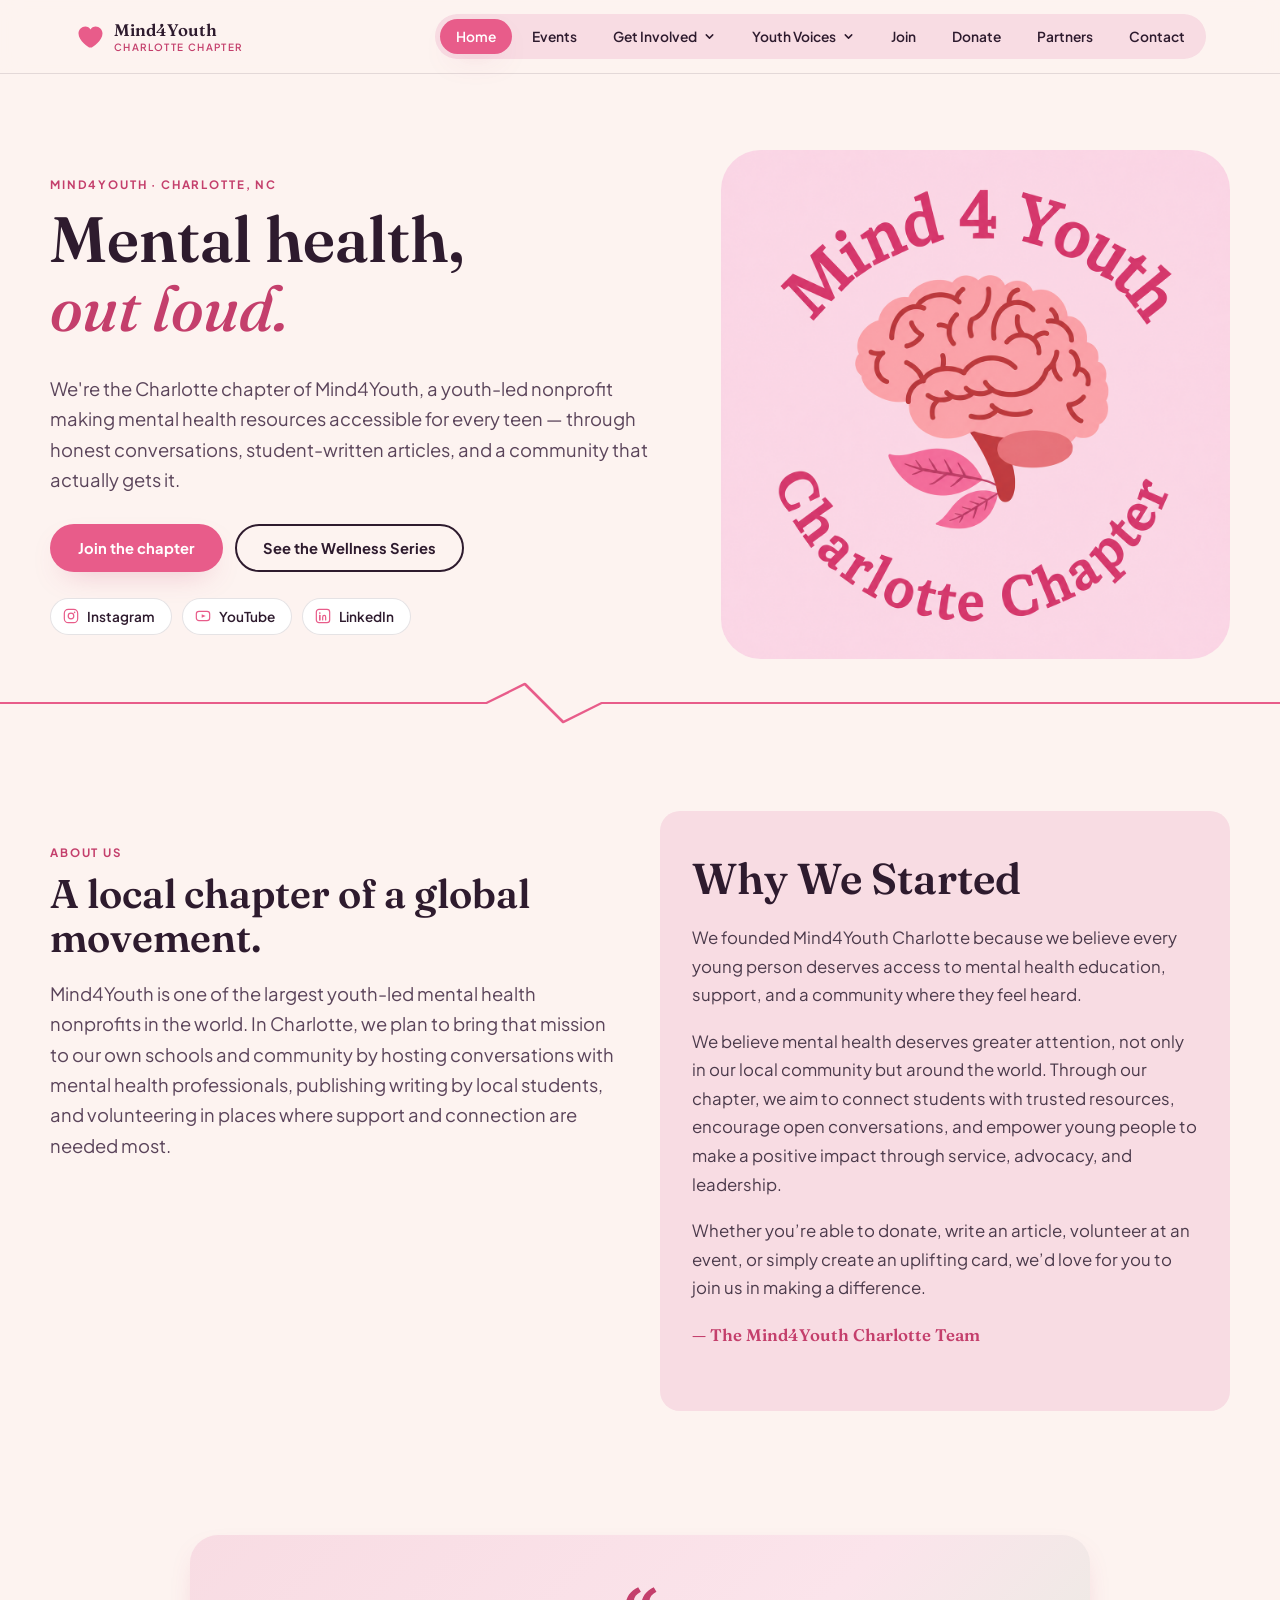
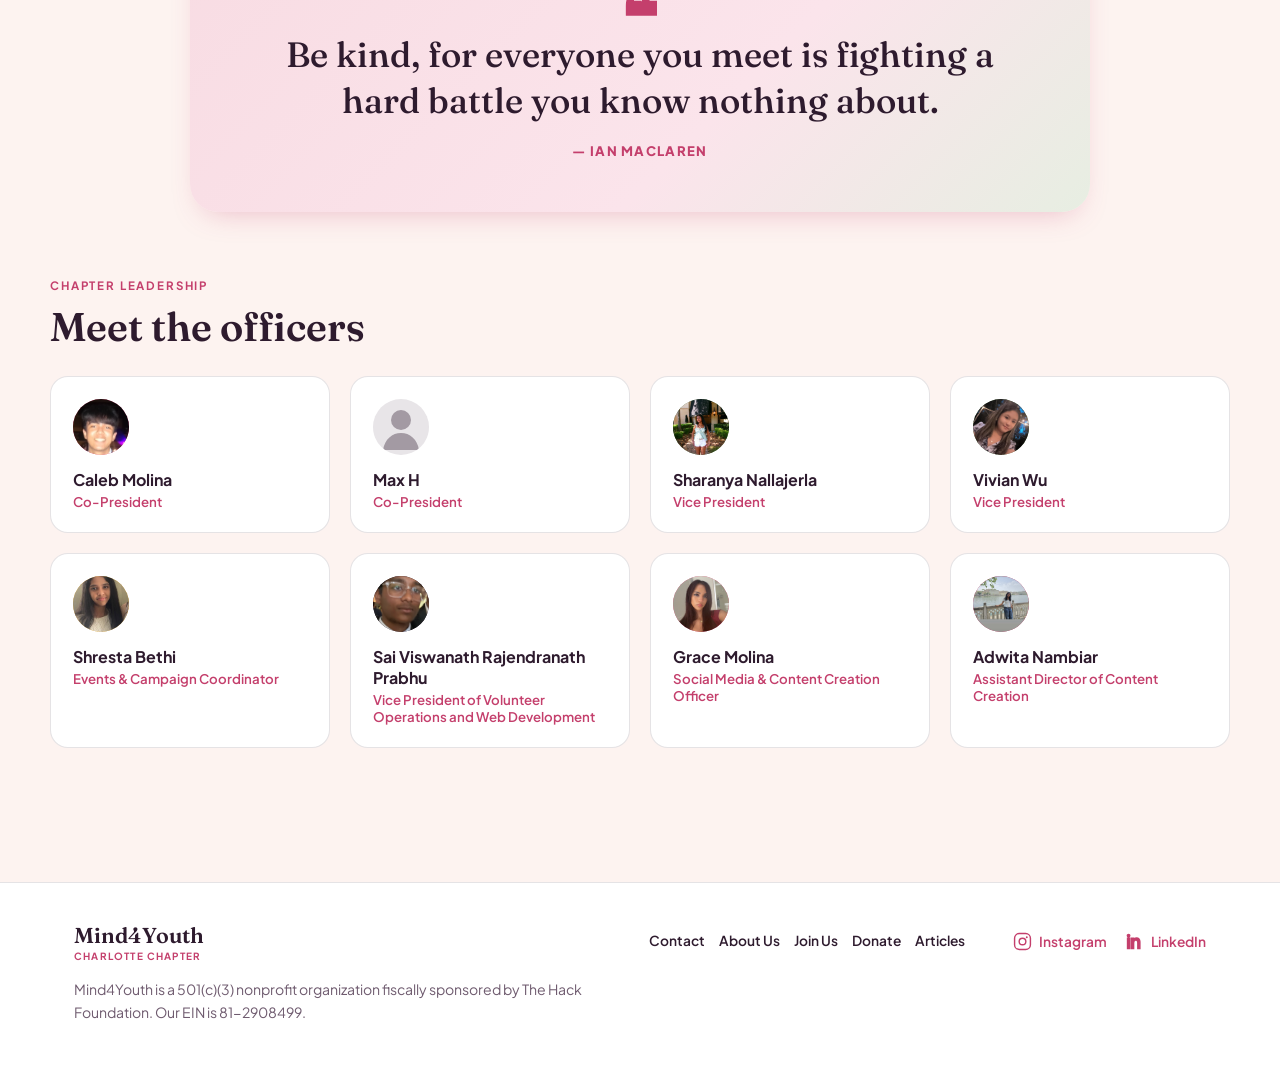
<file: index.html>
<!DOCTYPE html>
<html lang="en">
<head>
<meta charset="UTF-8">
<meta name="viewport" content="width=device-width, initial-scale=1.0">
<link rel="icon" type="image/png" sizes="192x192" href="assets/favicon.png">
<title>Mind4Youth — Charlotte Chapter</title>
<link rel="preconnect" href="https://fonts.googleapis.com">
<link rel="preconnect" href="https://fonts.gstatic.com" crossorigin>
<link href="https://fonts.googleapis.com/css2?family=Fraunces:ital,opsz,wght@0,9..144,300;0,9..144,500;0,9..144,600;0,9..144,700;1,9..144,500;1,9..144,600&family=Plus+Jakarta+Sans:wght@400;500;600;700;800&display=swap" rel="stylesheet">
<link rel="stylesheet" href="css/styles.css">
</head>
<body>

<header class="topbar">
  <div class="topbar-inner">
    <a href="index.html" class="brand">
      <svg width="30" height="30" viewBox="0 0 30 30" fill="none"><path d="M15 25.5s-10.5-6.4-10.5-13.9C4.5 7.4 7.8 4.5 11.3 4.5c2.3 0 4.2 1.2 5.2 3 1-1.8 2.9-3 5.2-3 3.5 0 6.8 2.9 6.8 7.1 0 7.5-10.5 13.9-10.5 13.9z" fill="#E85C8A"/></svg>
      <span>Mind4Youth<span class="sub">Charlotte Chapter</span></span>
    </a>
    <button class="nav-toggle" id="navToggle" aria-label="Toggle menu" aria-expanded="false">
      <svg width="20" height="20" viewBox="0 0 20 20" fill="none"><path d="M2 5h16M2 10h16M2 15h16" stroke="#2E1B2E" stroke-width="1.8" stroke-linecap="round"/></svg>
    </button>
    <nav class="pillnav" id="pillnav">
      <a href="index.html" class="active">Home</a>
      <a href="events.html">Events</a>
      <div class="nav-menu"><button class="nav-dropdown-toggle" type="button" aria-expanded="false">Get Involved <svg viewBox="0 0 16 16" fill="none" aria-hidden="true"><path d="m4 6 4 4 4-4" stroke="currentColor" stroke-width="1.8" stroke-linecap="round" stroke-linejoin="round"/></svg></button><div class="nav-dropdown"><a href="submit.html">Submit an Article</a><a href="submit-art.html">Submit an Art Piece</a></div></div>
      <div class="nav-menu"><button class="nav-dropdown-toggle" type="button" aria-expanded="false">Youth Voices <svg viewBox="0 0 16 16" fill="none" aria-hidden="true"><path d="m4 6 4 4 4-4" stroke="currentColor" stroke-width="1.8" stroke-linecap="round" stroke-linejoin="round"/></svg></button><div class="nav-dropdown"><a href="articles.html">Articles</a><a href="gallery.html">Gallery</a></div></div>
      <a href="join.html">Join</a>
      <a href="donate.html">Donate</a>
      <a href="partners.html">Partners</a>
      <a href="contact.html">Contact</a>
    </nav>
  </div>
</header>

<main>
<section class="page active" id="page-home">
<div class="hero wrap">
    <div class="hero-grid">
      <div>
        <p class="eyebrow">Mind4Youth · Charlotte, NC</p>
        <h1>Mental health,<br><em>out loud.</em></h1>
        <p class="lede">We're the Charlotte chapter of Mind4Youth, a youth-led nonprofit making mental health resources accessible for every teen — through honest conversations, student-written articles, and a community that actually gets it.</p>
        <div class="hero-actions">
          <a class="btn btn-primary" href="join.html">Join the chapter</a>
          <a class="btn btn-ghost" href="events.html">See the Wellness Series</a>
        </div>
        <div class="social-row">
          <a class="social-chip" href="https://www.instagram.com/mind4youth.charlottenc/" target="_blank" rel="noopener">
            <svg width="16" height="16" viewBox="0 0 24 24" fill="none"><rect x="2" y="2" width="20" height="20" rx="6" stroke="#E85C8A" stroke-width="1.8"/><circle cx="12" cy="12" r="4.2" stroke="#E85C8A" stroke-width="1.8"/><circle cx="17.4" cy="6.6" r="1.2" fill="#E85C8A"/></svg>
            Instagram
          </a>
          <a class="social-chip" href="https://www.youtube.com/@Mind4YouthCharlotte" target="_blank" rel="noopener">
            <svg width="16" height="16" viewBox="0 0 24 24" fill="none"><rect x="2" y="5" width="20" height="14" rx="4" stroke="#E85C8A" stroke-width="1.8"/><path d="M10 9.5l6 2.5-6 2.5v-5z" fill="#E85C8A"/></svg>
            YouTube
          </a>
          <a class="social-chip" href="https://www.linkedin.com/company/mind4youth-charlotte-chapter/" target="_blank" rel="noopener">
            <svg width="16" height="16" viewBox="0 0 24 24" fill="none"><rect x="2" y="2" width="20" height="20" rx="4" stroke="#E85C8A" stroke-width="1.8"/><circle cx="7.2" cy="7.5" r="1.3" fill="#E85C8A"/><path d="M7.2 11v7M11.5 18v-4.2c0-1.6 1-2.6 2.4-2.6s2.1 1 2.1 2.6V18" stroke="#E85C8A" stroke-width="1.8" stroke-linecap="round"/><path d="M7.2 11v7" stroke="#E85C8A" stroke-width="1.8" stroke-linecap="round"/></svg>
            LinkedIn
          </a>
        </div>
      </div>
      <div class="hero-art">
        <img src="assets/mind4youth-charlotte-logo.png" alt="Mind4Youth Charlotte Chapter logo">
      </div>
    </div>
  </div>

  <div class="pulse-divider" data-pulse><svg viewBox="0 0 1000 60" preserveAspectRatio="none"><path class="pulse-path" d="M0 30 H380 L410 8 L440 52 L470 30 H1000"/></svg></div>

  <div class="block wrap" id="about">
    <div class="grid-2" style="align-items:start; gap:40px;">
      <div class="about-intro">
        <p class="eyebrow">About us</p>
        <h2>A local chapter of a global movement.</h2>
        <p class="lede">Mind4Youth is one of the largest youth-led mental health nonprofits in the world. In Charlotte, we plan to bring that mission to our own schools and community by hosting conversations with mental health professionals, publishing writing by local students, and volunteering in places where support and connection are needed most.</p>
      </div>
      <div class="about-card card why-started">
        <h3>Why We Started</h3>
        <p>We founded Mind4Youth Charlotte because we believe every young person deserves access to mental health education, support, and a community where they feel heard.</p>
        <p>We believe mental health deserves greater attention, not only in our local community but around the world. Through our chapter, we aim to connect students with trusted resources, encourage open conversations, and empower young people to make a positive impact through service, advocacy, and leadership.</p>
        <p>Whether you’re able to donate, write an article, volunteer at an event, or simply create an uplifting card, we’d love for you to join us in making a difference.</p>
        <p class="why-started-signature">— The Mind4Youth Charlotte Team</p>
      </div>
    </div>
  </div>

  <section class="quote-section wrap" aria-label="Mind4Youth reflection">
    <blockquote class="kindness-quote">
      <svg aria-hidden="true" viewBox="0 0 48 40" fill="none"><path d="M4 40V25.7C4 13.8 10.4 5.2 21.4 0l3.8 6.3c-6.4 3.5-9.7 7.7-9.8 12.7h10.9V40H4Zm22 0V25.7C26 13.8 32.4 5.2 43.4 0l3.8 6.3c-6.4 3.5-9.7 7.7-9.8 12.7h10.9V40H26Z" fill="currentColor"/></svg>
      <p>Be kind, for everyone you meet is fighting a hard battle you know nothing about.</p>
      <cite>— Ian Maclaren</cite>
    </blockquote>
  </section>

  <div class="block wrap" id="team">
    <p class="eyebrow">Chapter leadership</p>
    <h2 style="margin-bottom:28px;">Meet the officers</h2>
    <div class="grid-4" id="officerGrid"></div>
  </div>
</section>
</main>

<footer class="site-footer">
  <div class="wrap footer-grid">
    <div class="footer-about"><a class="footer-brand" href="index.html">Mind4Youth <span>Charlotte Chapter</span></a><p>Mind4Youth is a 501(c)(3) nonprofit organization fiscally sponsored by The Hack Foundation. Our EIN is 81-2908499.</p></div>
    <div class="footer-links"><a href="contact.html">Contact</a><a href="index.html#about">About Us</a><a href="join.html">Join Us</a><a href="donate.html">Donate</a><a href="articles.html">Articles</a></div>
    <div class="footer-social"><a href="https://www.instagram.com/mind4youth.charlottenc/" target="_blank" rel="noopener"><svg aria-hidden="true" viewBox="0 0 24 24" fill="none"><rect x="2" y="2" width="20" height="20" rx="6"/><circle cx="12" cy="12" r="4.2"/><circle cx="17.4" cy="6.6" r="1.2" fill="currentColor" stroke="none"/></svg>Instagram</a><a href="https://www.linkedin.com/company/mind4youth-charlotte-chapter/" target="_blank" rel="noopener"><svg aria-hidden="true" viewBox="0 0 24 24" fill="currentColor"><path d="M4.5 3A1.5 1.5 0 1 0 4.5 6a1.5 1.5 0 0 0 0-3ZM3.2 8h2.6v13H3.2zM8 8h2.5v1.8h.1c.5-1.1 1.8-2.2 3.8-2.2 2.8 0 4.4 1.8 4.4 5.2V21h-2.6v-7.8c0-2-.8-3.2-2.4-3.2-1.8 0-2.9 1.2-2.9 3.5V21H8z"/></svg>LinkedIn</a></div>
  </div>
</footer>

<script src="js/script.js" defer></script>
</body>
</html>
</file>
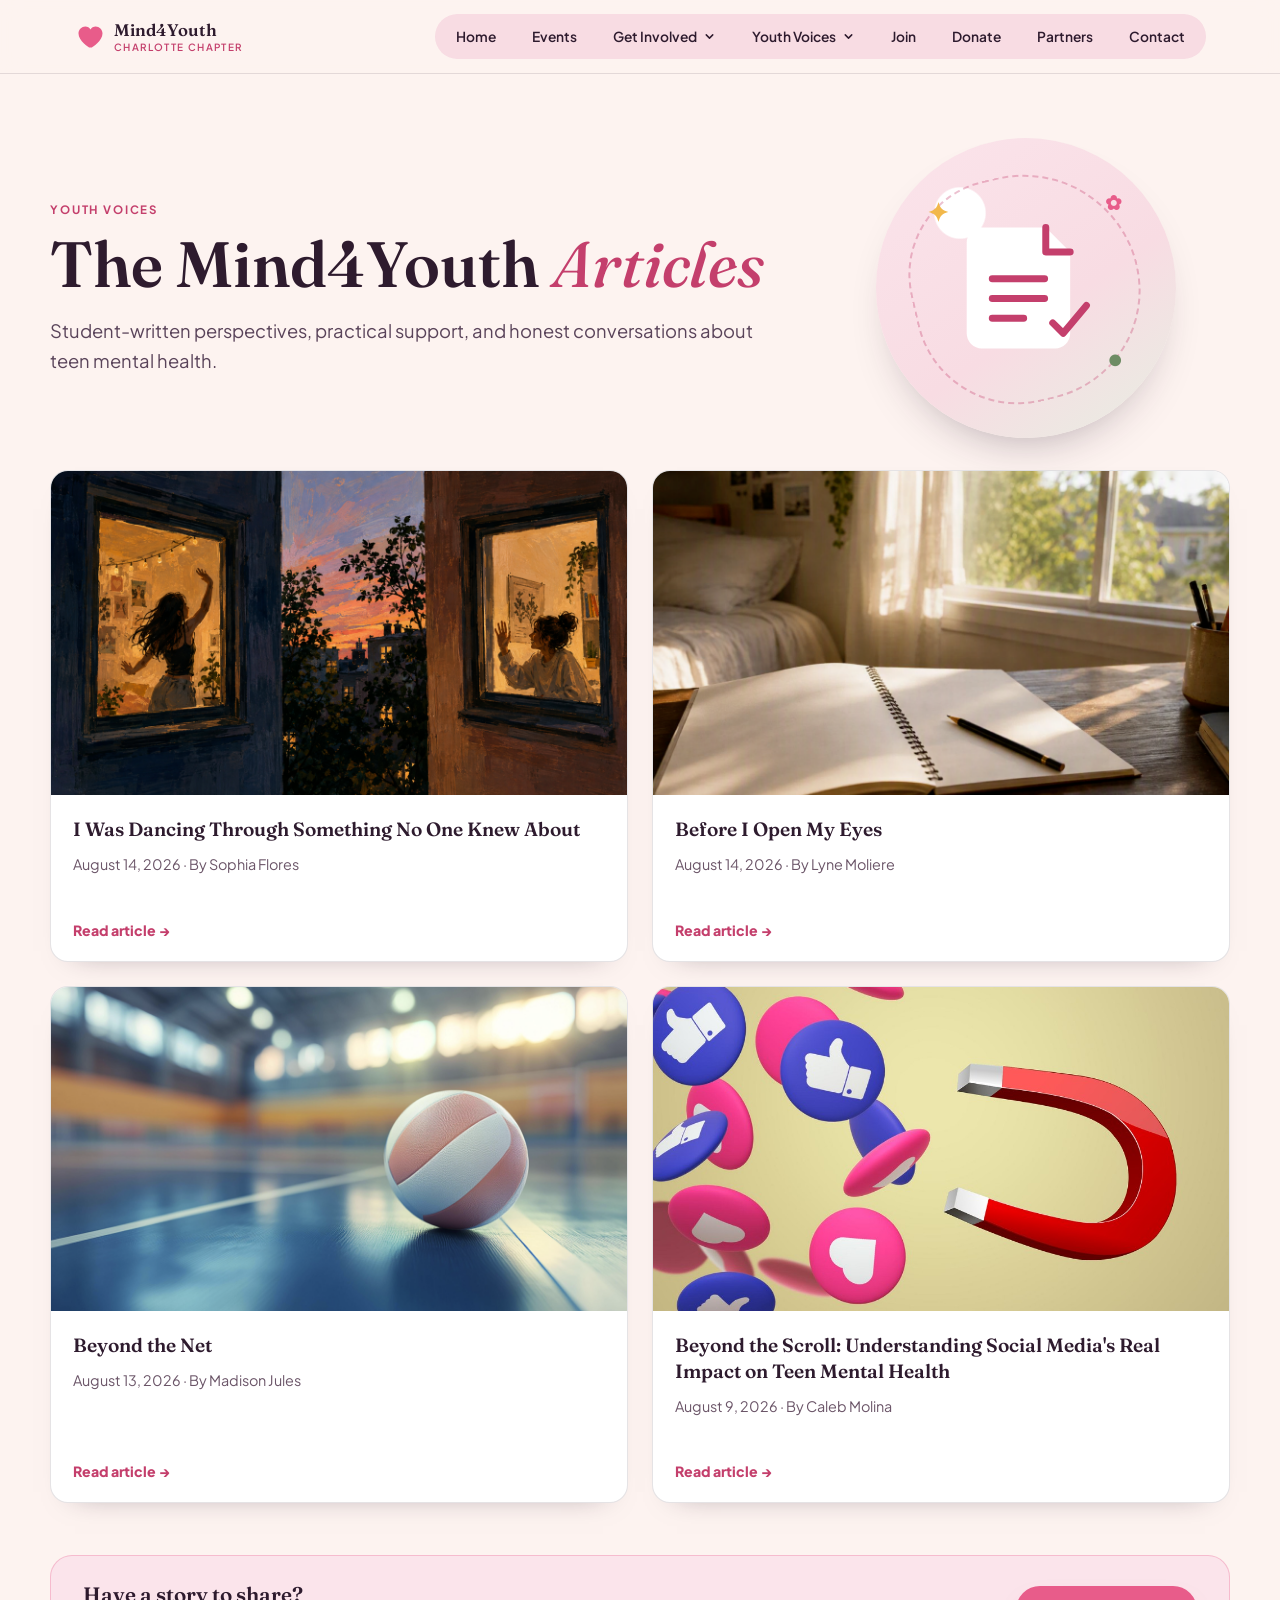
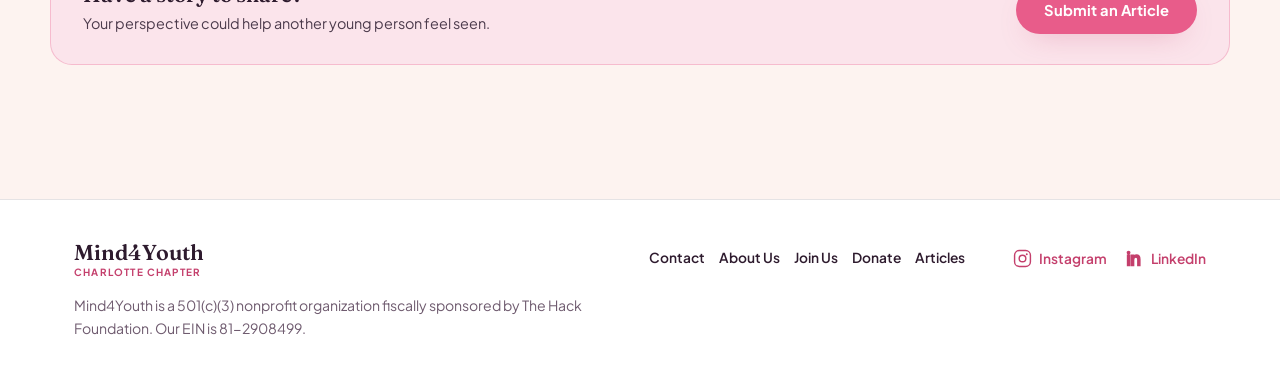
<file: articles.html>
<!DOCTYPE html>
<html lang="en">
<head>
<meta charset="UTF-8">
<meta name="viewport" content="width=device-width, initial-scale=1.0">
<link rel="icon" type="image/png" sizes="192x192" href="assets/favicon.png">
<title>Articles — Mind4Youth Charlotte</title>
<link rel="preconnect" href="https://fonts.googleapis.com">
<link rel="preconnect" href="https://fonts.gstatic.com" crossorigin>
<link href="https://fonts.googleapis.com/css2?family=Fraunces:ital,opsz,wght@0,9..144,300;0,9..144,500;0,9..144,600;0,9..144,700;1,9..144,500;1,9..144,600&family=Plus+Jakarta+Sans:wght@400;500;600;700;800&display=swap" rel="stylesheet">
<link rel="stylesheet" href="css/styles.css">
</head>
<body>

<header class="topbar">
  <div class="topbar-inner">
    <a href="index.html" class="brand">
      <svg width="30" height="30" viewBox="0 0 30 30" fill="none"><path d="M15 25.5s-10.5-6.4-10.5-13.9C4.5 7.4 7.8 4.5 11.3 4.5c2.3 0 4.2 1.2 5.2 3 1-1.8 2.9-3 5.2-3 3.5 0 6.8 2.9 6.8 7.1 0 7.5-10.5 13.9-10.5 13.9z" fill="#E85C8A"/></svg>
      <span>Mind4Youth<span class="sub">Charlotte Chapter</span></span>
    </a>
    <button class="nav-toggle" id="navToggle" aria-label="Toggle menu" aria-expanded="false">
      <svg width="20" height="20" viewBox="0 0 20 20" fill="none"><path d="M2 5h16M2 10h16M2 15h16" stroke="#2E1B2E" stroke-width="1.8" stroke-linecap="round"/></svg>
    </button>
    <nav class="pillnav" id="pillnav">
      <a href="index.html">Home</a>
      <a href="events.html">Events</a>
      <div class="nav-menu"><button class="nav-dropdown-toggle" type="button" aria-expanded="false">Get Involved <svg viewBox="0 0 16 16" fill="none" aria-hidden="true"><path d="m4 6 4 4 4-4" stroke="currentColor" stroke-width="1.8" stroke-linecap="round" stroke-linejoin="round"/></svg></button><div class="nav-dropdown"><a href="submit.html">Submit an Article</a><a href="submit-art.html">Submit an Art Piece</a></div></div>
      <div class="nav-menu"><button class="nav-dropdown-toggle" type="button" aria-expanded="false">Youth Voices <svg viewBox="0 0 16 16" fill="none" aria-hidden="true"><path d="m4 6 4 4 4-4" stroke="currentColor" stroke-width="1.8" stroke-linecap="round" stroke-linejoin="round"/></svg></button><div class="nav-dropdown"><a href="articles.html" class="active">Articles</a><a href="gallery.html">Gallery</a></div></div>
      <a href="join.html">Join</a>
      <a href="donate.html">Donate</a>
      <a href="partners.html">Partners</a>
      <a href="contact.html">Contact</a>
    </nav>
  </div>
</header>

<main>
<section class="page active" id="page-articles">
<div class="block wrap">
    <div class="gallery-intro">
      <div>
        <p class="eyebrow">Youth Voices</p>
        <h1>The Mind4Youth <em>Articles</em></h1>
        <p class="lede">Student-written perspectives, practical support, and honest conversations about teen mental health.</p>
      </div>
      <div class="gallery-hero-art" aria-hidden="true">
        <span class="art-spark spark-one">✦</span><span class="art-spark spark-two">✿</span><span class="art-spark spark-three">●</span>
        <svg viewBox="0 0 160 160" fill="none"><path d="M42 28h55l21 21v70a13 13 0 0 1-13 13H42a13 13 0 0 1-13-13V41a13 13 0 0 1 13-13Z" fill="#fff"/><path d="M97 28v21h21M51 72h45M51 89h45M51 106h27" stroke="currentColor" stroke-width="6" stroke-linecap="round" stroke-linejoin="round"/><path d="m103 110 9 9 20-24" stroke="currentColor" stroke-width="6" stroke-linecap="round" stroke-linejoin="round"/></svg>
      </div>
    </div>
    <div class="articles-grid">
      <article class="article-card">
        <a class="article-card-cover" href="i-was-dancing-through-something.html">
          <img src="assets/i-was-dancing-through-something-cover.png" alt="Two girls waving to each other from apartment windows at sunset" loading="lazy">
        </a>
        <div class="article-card-body">
          <h2>I Was Dancing Through Something No One Knew About</h2>
          <p class="article-author"><time datetime="2026-08-14">August 14, 2026</time> · By Sophia Flores</p>
          <a class="text-link" href="i-was-dancing-through-something.html">Read article <span aria-hidden="true">→</span></a>
        </div>
      </article>
      <article class="article-card">
        <a class="article-card-cover" href="before-i-open-my-eyes.html">
          <img src="assets/before-i-open-my-eyes-cover.png" alt="An open notebook and pencil on a wooden desk in warm morning sunlight" loading="lazy">
        </a>
        <div class="article-card-body">
          <h2>Before I Open My Eyes</h2>
          <p class="article-author"><time datetime="2026-08-14">August 14, 2026</time> · By Lyne Moliere</p>
          <a class="text-link" href="before-i-open-my-eyes.html">Read article <span aria-hidden="true">→</span></a>
        </div>
      </article>
      <article class="article-card">
        <a class="article-card-cover" href="beyond-the-net.html">
          <img src="assets/beyond-the-net-cover.png" alt="A volleyball resting on a blue indoor court with gym lights in the background" loading="lazy">
        </a>
        <div class="article-card-body">
          <h2>Beyond the Net</h2>
          <p class="article-author"><time datetime="2026-08-13">August 13, 2026</time> · By Madison Jules</p>
          <a class="text-link" href="beyond-the-net.html">Read article <span aria-hidden="true">→</span></a>
        </div>
      </article>
      <article class="article-card">
        <a class="article-card-cover" href="beyond-the-scroll.html">
          <img src="assets/beyond-the-scroll-cover.png" alt="Illustration of a magnet attracting social media like and heart icons" loading="lazy">
        </a>
        <div class="article-card-body">
          <h2>Beyond the Scroll: Understanding Social Media's Real Impact on Teen Mental Health</h2>
          <p class="article-author"><time datetime="2026-08-09">August 9, 2026</time> · By Caleb Molina</p>
          <a class="text-link" href="beyond-the-scroll.html">Read article <span aria-hidden="true">→</span></a>
        </div>
      </article>
    </div>
    <div class="gallery-submit-cta">
      <div><h2>Have a story to share?</h2><p>Your perspective could help another young person feel seen.</p></div>
      <a class="btn btn-primary" href="submit.html">Submit an Article</a>
    </div>
  </div>
</section>
</main>

<footer class="site-footer">
  <div class="wrap footer-grid">
    <div class="footer-about"><a class="footer-brand" href="index.html">Mind4Youth <span>Charlotte Chapter</span></a><p>Mind4Youth is a 501(c)(3) nonprofit organization fiscally sponsored by The Hack Foundation. Our EIN is 81-2908499.</p></div>
    <div class="footer-links"><a href="contact.html">Contact</a><a href="index.html#about">About Us</a><a href="join.html">Join Us</a><a href="donate.html">Donate</a><a href="articles.html">Articles</a></div>
    <div class="footer-social"><a href="https://www.instagram.com/mind4youth.charlottenc/" target="_blank" rel="noopener"><svg aria-hidden="true" viewBox="0 0 24 24" fill="none"><rect x="2" y="2" width="20" height="20" rx="6"/><circle cx="12" cy="12" r="4.2"/><circle cx="17.4" cy="6.6" r="1.2" fill="currentColor" stroke="none"/></svg>Instagram</a><a href="https://www.linkedin.com/company/mind4youth-charlotte-chapter/" target="_blank" rel="noopener"><svg aria-hidden="true" viewBox="0 0 24 24" fill="currentColor"><path d="M4.5 3A1.5 1.5 0 1 0 4.5 6a1.5 1.5 0 0 0 0-3ZM3.2 8h2.6v13H3.2zM8 8h2.5v1.8h.1c.5-1.1 1.8-2.2 3.8-2.2 2.8 0 4.4 1.8 4.4 5.2V21h-2.6v-7.8c0-2-.8-3.2-2.4-3.2-1.8 0-2.9 1.2-2.9 3.5V21H8z"/></svg>LinkedIn</a></div>
  </div>
</footer>

<script src="js/script.js" defer></script>
</body>
</html>
</file>
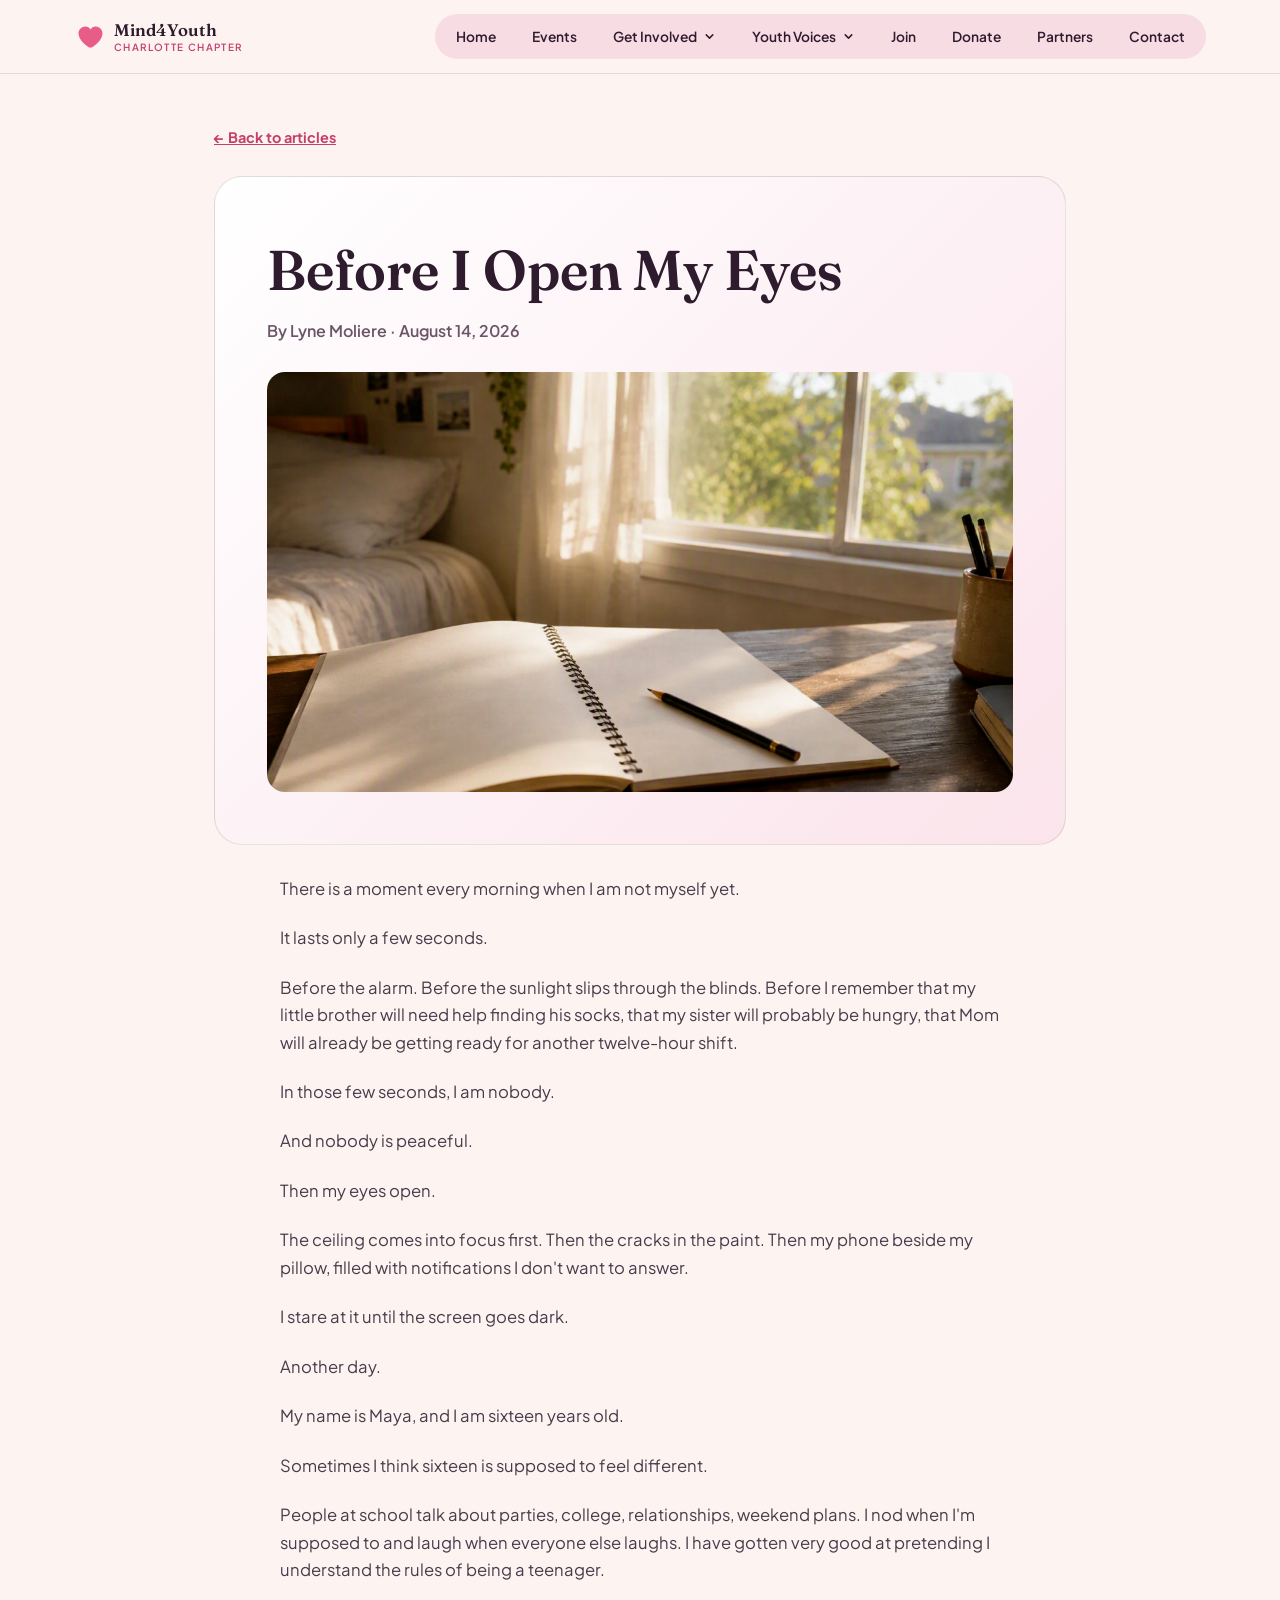
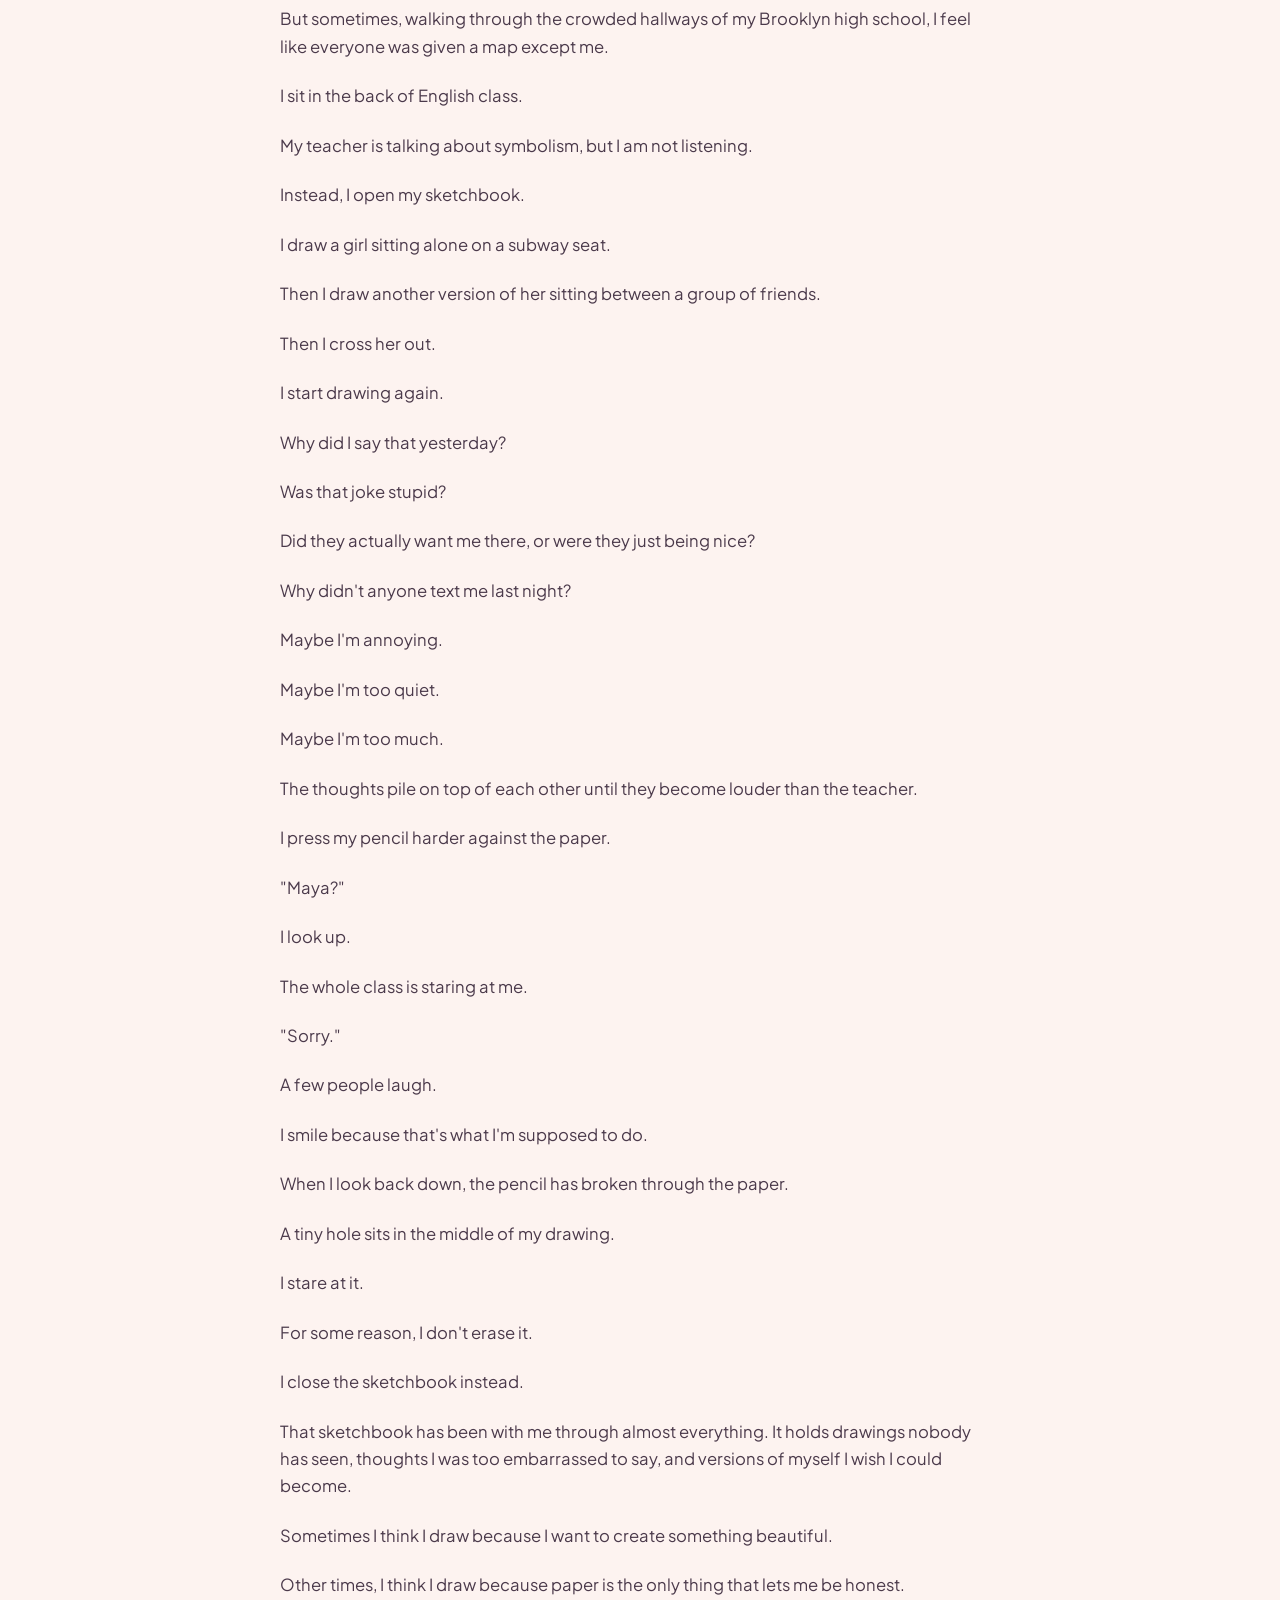
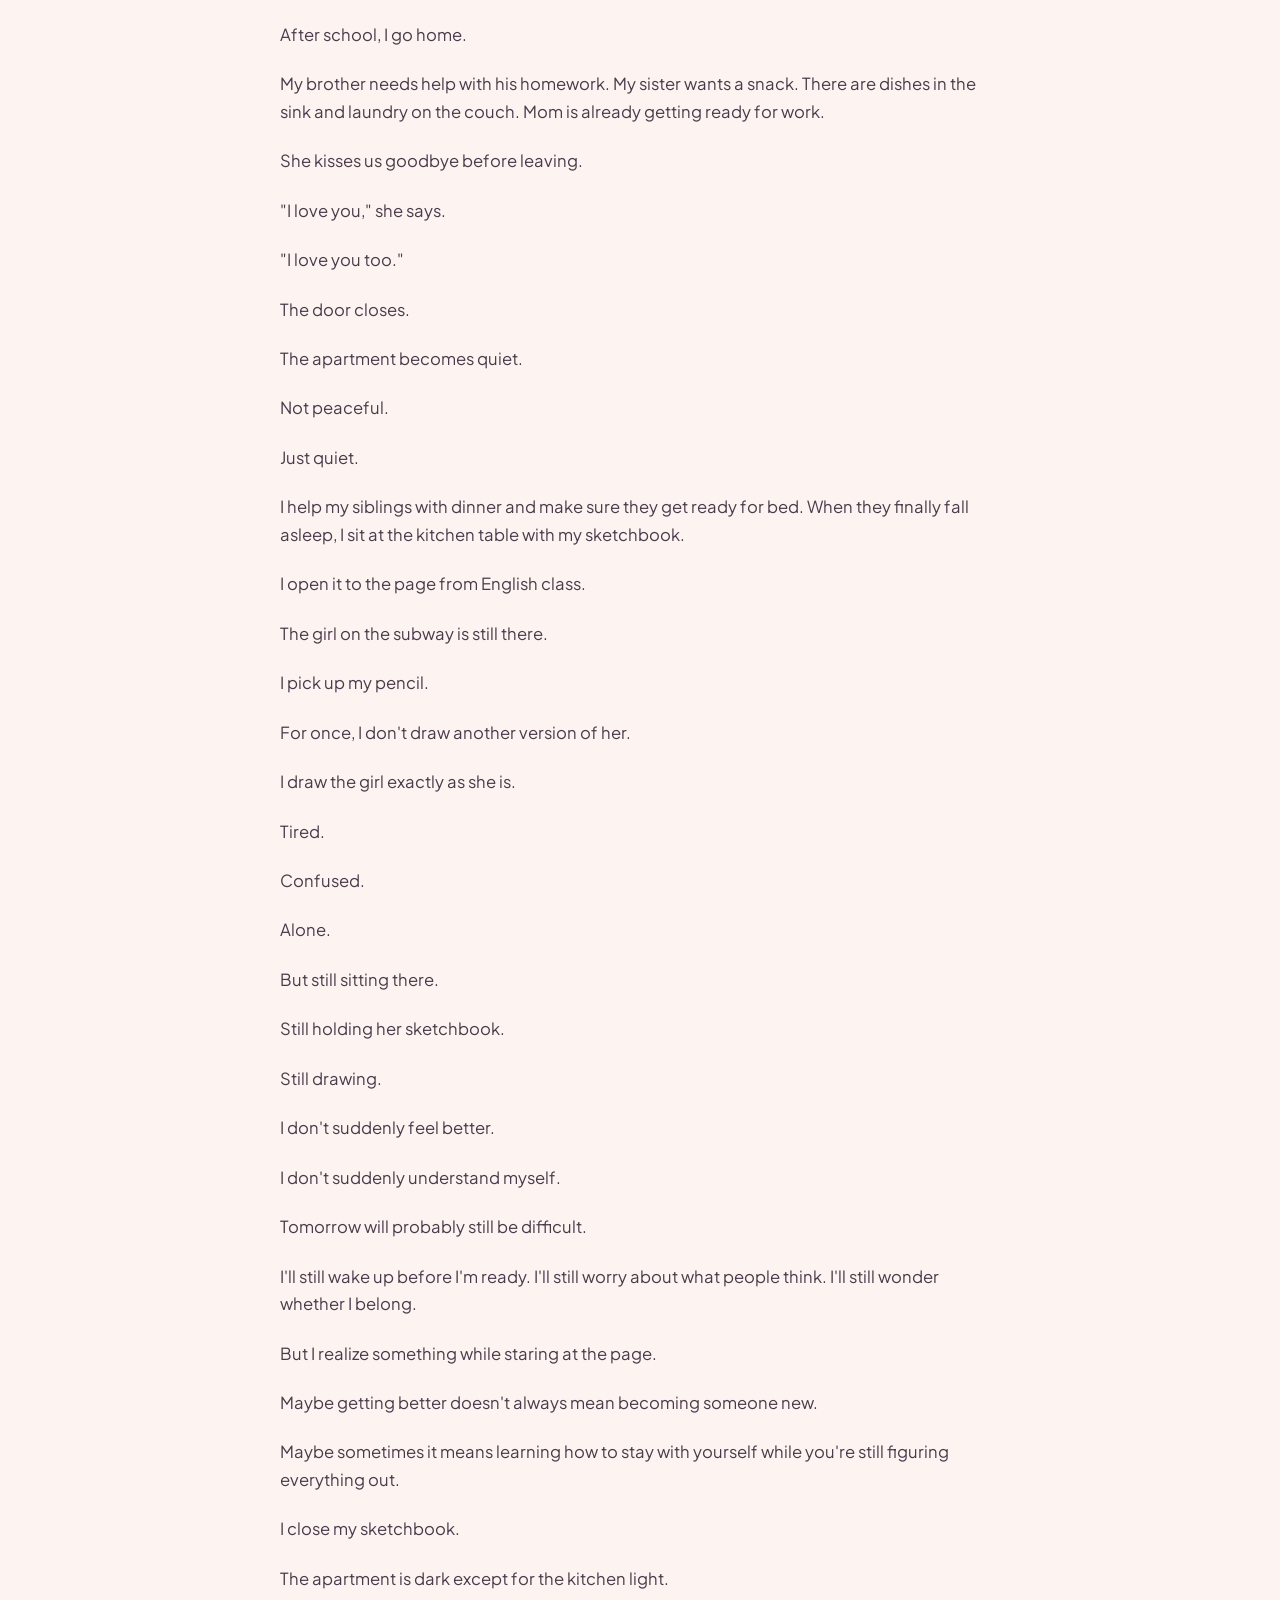
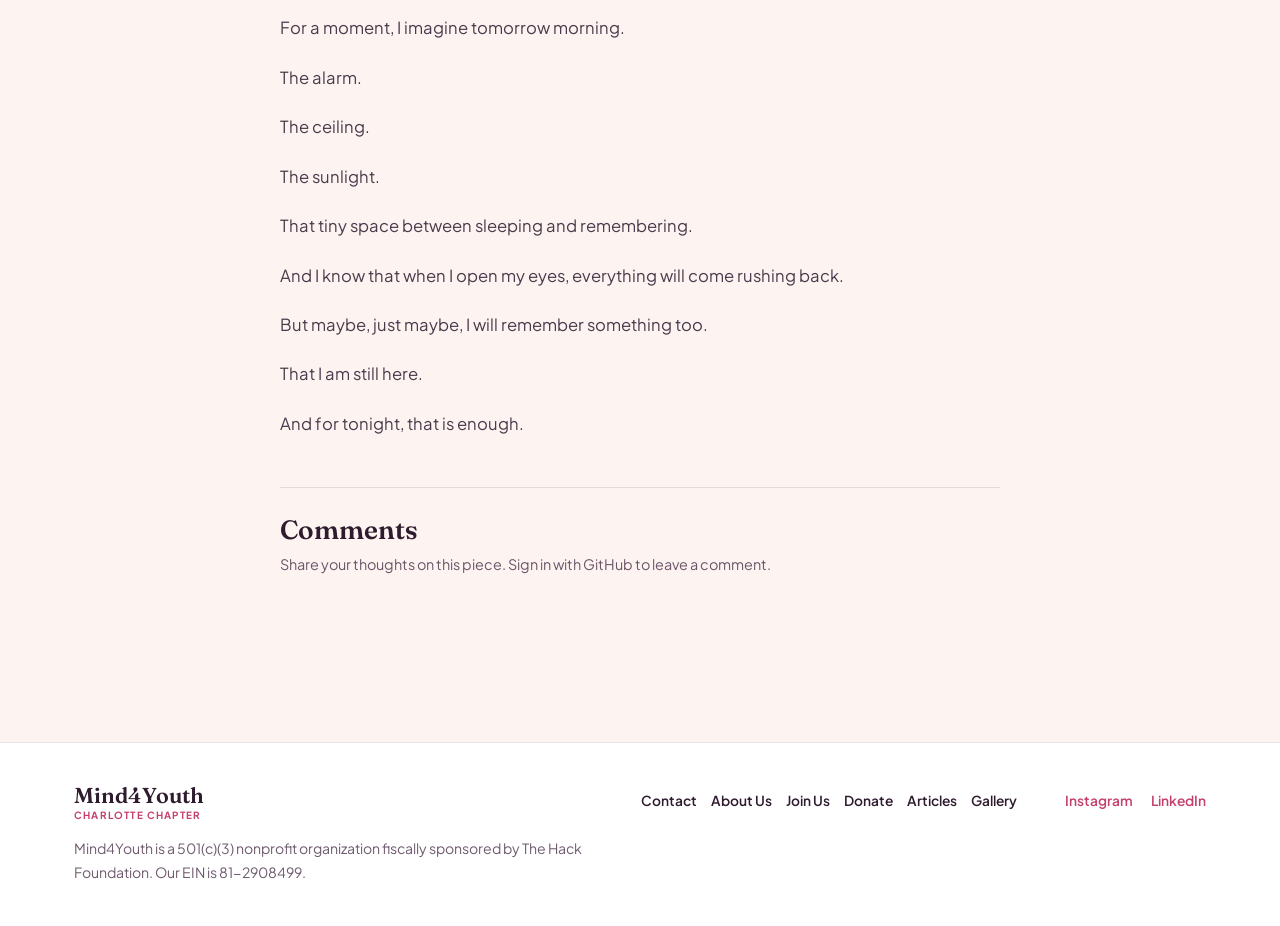
<file: before-i-open-my-eyes.html>
<!DOCTYPE html>
<html lang="en">
<head>
<meta charset="UTF-8">
<meta name="viewport" content="width=device-width, initial-scale=1.0">
<link rel="icon" type="image/png" sizes="192x192" href="assets/favicon.png">
<title>Before I Open My Eyes — Mind4Youth Charlotte</title>
<link rel="preconnect" href="https://fonts.googleapis.com">
<link rel="preconnect" href="https://fonts.gstatic.com" crossorigin>
<link href="https://fonts.googleapis.com/css2?family=Fraunces:ital,opsz,wght@0,9..144,300;0,9..144,500;0,9..144,600;0,9..144,700;1,9..144,500;1,9..144,600&family=Plus+Jakarta+Sans:wght@400;500;600;700;800&display=swap" rel="stylesheet">
<link rel="stylesheet" href="css/styles.css">
</head>
<body>
<header class="topbar"><div class="topbar-inner">
  <a href="index.html" class="brand"><svg width="30" height="30" viewBox="0 0 30 30" fill="none" aria-hidden="true"><path d="M15 25.5s-10.5-6.4-10.5-13.9C4.5 7.4 7.8 4.5 11.3 4.5c2.3 0 4.2 1.2 5.2 3 1-1.8 2.9-3 5.2-3 3.5 0 6.8 2.9 6.8 7.1 0 7.5-10.5 13.9-10.5 13.9z" fill="#E85C8A"/></svg><span>Mind4Youth<span class="sub">Charlotte Chapter</span></span></a>
  <button class="nav-toggle" id="navToggle" aria-label="Toggle menu" aria-expanded="false"><svg width="20" height="20" viewBox="0 0 20 20" fill="none" aria-hidden="true"><path d="M2 5h16M2 10h16M2 15h16" stroke="#2E1B2E" stroke-width="1.8" stroke-linecap="round"/></svg></button>
  <nav class="pillnav" id="pillnav">
    <a href="index.html">Home</a><a href="events.html">Events</a>
    <div class="nav-menu"><button class="nav-dropdown-toggle" type="button" aria-expanded="false">Get Involved <svg viewBox="0 0 16 16" fill="none" aria-hidden="true"><path d="m4 6 4 4 4-4" stroke="currentColor" stroke-width="1.8" stroke-linecap="round" stroke-linejoin="round"/></svg></button><div class="nav-dropdown"><a href="submit.html">Submit an Article</a><a href="submit-art.html">Submit an Art Piece</a></div></div>
    <div class="nav-menu"><button class="nav-dropdown-toggle" type="button" aria-expanded="false">Youth Voices <svg viewBox="0 0 16 16" fill="none" aria-hidden="true"><path d="m4 6 4 4 4-4" stroke="currentColor" stroke-width="1.8" stroke-linecap="round" stroke-linejoin="round"/></svg></button><div class="nav-dropdown"><a href="articles.html" class="active">Articles</a><a href="gallery.html">Gallery</a></div></div>
    <a href="join.html">Join</a><a href="donate.html">Donate</a><a href="partners.html">Partners</a><a href="contact.html">Contact</a>
  </nav>
</div></header>

<main>
  <article class="article-page wrap">
    <a class="article-back" href="articles.html">← Back to articles</a>
    <header class="article-page-header">
      <h1>Before I Open My Eyes</h1>
      <p class="article-byline">By Lyne Moliere · <time datetime="2026-08-14">August 14, 2026</time></p>
      <figure class="article-cover">
        <img src="assets/before-i-open-my-eyes-cover.png" alt="An open notebook and pencil on a wooden desk in warm morning sunlight">
      </figure>
    </header>
    <div class="article-body">
      <p>There is a moment every morning when I am not myself yet.</p>
      <p>It lasts only a few seconds.</p>
      <p>Before the alarm. Before the sunlight slips through the blinds. Before I remember that my little brother will need help finding his socks, that my sister will probably be hungry, that Mom will already be getting ready for another twelve-hour shift.</p>
      <p>In those few seconds, I am nobody.</p>
      <p>And nobody is peaceful.</p>
      <p>Then my eyes open.</p>
      <p>The ceiling comes into focus first. Then the cracks in the paint. Then my phone beside my pillow, filled with notifications I don't want to answer.</p>
      <p>I stare at it until the screen goes dark.</p>
      <p>Another day.</p>
      <p>My name is Maya, and I am sixteen years old.</p>
      <p>Sometimes I think sixteen is supposed to feel different.</p>
      <p>People at school talk about parties, college, relationships, weekend plans. I nod when I'm supposed to and laugh when everyone else laughs. I have gotten very good at pretending I understand the rules of being a teenager.</p>
      <p>But sometimes, walking through the crowded hallways of my Brooklyn high school, I feel like everyone was given a map except me.</p>
      <p>I sit in the back of English class.</p>
      <p>My teacher is talking about symbolism, but I am not listening.</p>
      <p>Instead, I open my sketchbook.</p>
      <p>I draw a girl sitting alone on a subway seat.</p>
      <p>Then I draw another version of her sitting between a group of friends.</p>
      <p>Then I cross her out.</p>
      <p>I start drawing again.</p>
      <p>Why did I say that yesterday?</p>
      <p>Was that joke stupid?</p>
      <p>Did they actually want me there, or were they just being nice?</p>
      <p>Why didn't anyone text me last night?</p>
      <p>Maybe I'm annoying.</p>
      <p>Maybe I'm too quiet.</p>
      <p>Maybe I'm too much.</p>
      <p>The thoughts pile on top of each other until they become louder than the teacher.</p>
      <p>I press my pencil harder against the paper.</p>
      <p>"Maya?"</p>
      <p>I look up.</p>
      <p>The whole class is staring at me.</p>
      <p>"Sorry."</p>
      <p>A few people laugh.</p>
      <p>I smile because that's what I'm supposed to do.</p>
      <p>When I look back down, the pencil has broken through the paper.</p>
      <p>A tiny hole sits in the middle of my drawing.</p>
      <p>I stare at it.</p>
      <p>For some reason, I don't erase it.</p>
      <p>I close the sketchbook instead.</p>
      <p>That sketchbook has been with me through almost everything. It holds drawings nobody has seen, thoughts I was too embarrassed to say, and versions of myself I wish I could become.</p>
      <p>Sometimes I think I draw because I want to create something beautiful.</p>
      <p>Other times, I think I draw because paper is the only thing that lets me be honest.</p>
      <p>After school, I go home.</p>
      <p>My brother needs help with his homework. My sister wants a snack. There are dishes in the sink and laundry on the couch. Mom is already getting ready for work.</p>
      <p>She kisses us goodbye before leaving.</p>
      <p>"I love you," she says.</p>
      <p>"I love you too."</p>
      <p>The door closes.</p>
      <p>The apartment becomes quiet.</p>
      <p>Not peaceful.</p>
      <p>Just quiet.</p>
      <p>I help my siblings with dinner and make sure they get ready for bed. When they finally fall asleep, I sit at the kitchen table with my sketchbook.</p>
      <p>I open it to the page from English class.</p>
      <p>The girl on the subway is still there.</p>
      <p>I pick up my pencil.</p>
      <p>For once, I don't draw another version of her.</p>
      <p>I draw the girl exactly as she is.</p>
      <p>Tired.</p>
      <p>Confused.</p>
      <p>Alone.</p>
      <p>But still sitting there.</p>
      <p>Still holding her sketchbook.</p>
      <p>Still drawing.</p>
      <p>I don't suddenly feel better.</p>
      <p>I don't suddenly understand myself.</p>
      <p>Tomorrow will probably still be difficult.</p>
      <p>I'll still wake up before I'm ready. I'll still worry about what people think. I'll still wonder whether I belong.</p>
      <p>But I realize something while staring at the page.</p>
      <p>Maybe getting better doesn't always mean becoming someone new.</p>
      <p>Maybe sometimes it means learning how to stay with yourself while you're still figuring everything out.</p>
      <p>I close my sketchbook.</p>
      <p>The apartment is dark except for the kitchen light.</p>
      <p>For a moment, I imagine tomorrow morning.</p>
      <p>The alarm.</p>
      <p>The ceiling.</p>
      <p>The sunlight.</p>
      <p>That tiny space between sleeping and remembering.</p>
      <p>And I know that when I open my eyes, everything will come rushing back.</p>
      <p>But maybe, just maybe, I will remember something too.</p>
      <p>That I am still here.</p>
      <p>And for tonight, that is enough.</p>
    </div>
  </article>
</main>

<footer class="site-footer"><div class="wrap footer-grid"><div class="footer-about"><a class="footer-brand" href="index.html">Mind4Youth <span>Charlotte Chapter</span></a><p>Mind4Youth is a 501(c)(3) nonprofit organization fiscally sponsored by The Hack Foundation. Our EIN is 81-2908499.</p></div><div class="footer-links"><a href="contact.html">Contact</a><a href="index.html#about">About Us</a><a href="join.html">Join Us</a><a href="donate.html">Donate</a><a href="articles.html">Articles</a><a href="gallery.html">Gallery</a></div><div class="footer-social"><a href="https://www.instagram.com/mind4youth.charlottenc/" target="_blank" rel="noopener">Instagram</a><a href="https://www.linkedin.com/company/mind4youth-charlotte-chapter/" target="_blank" rel="noopener">LinkedIn</a></div></div></footer>
<script src="js/script.js" defer></script>
</body>
</html>
</file>
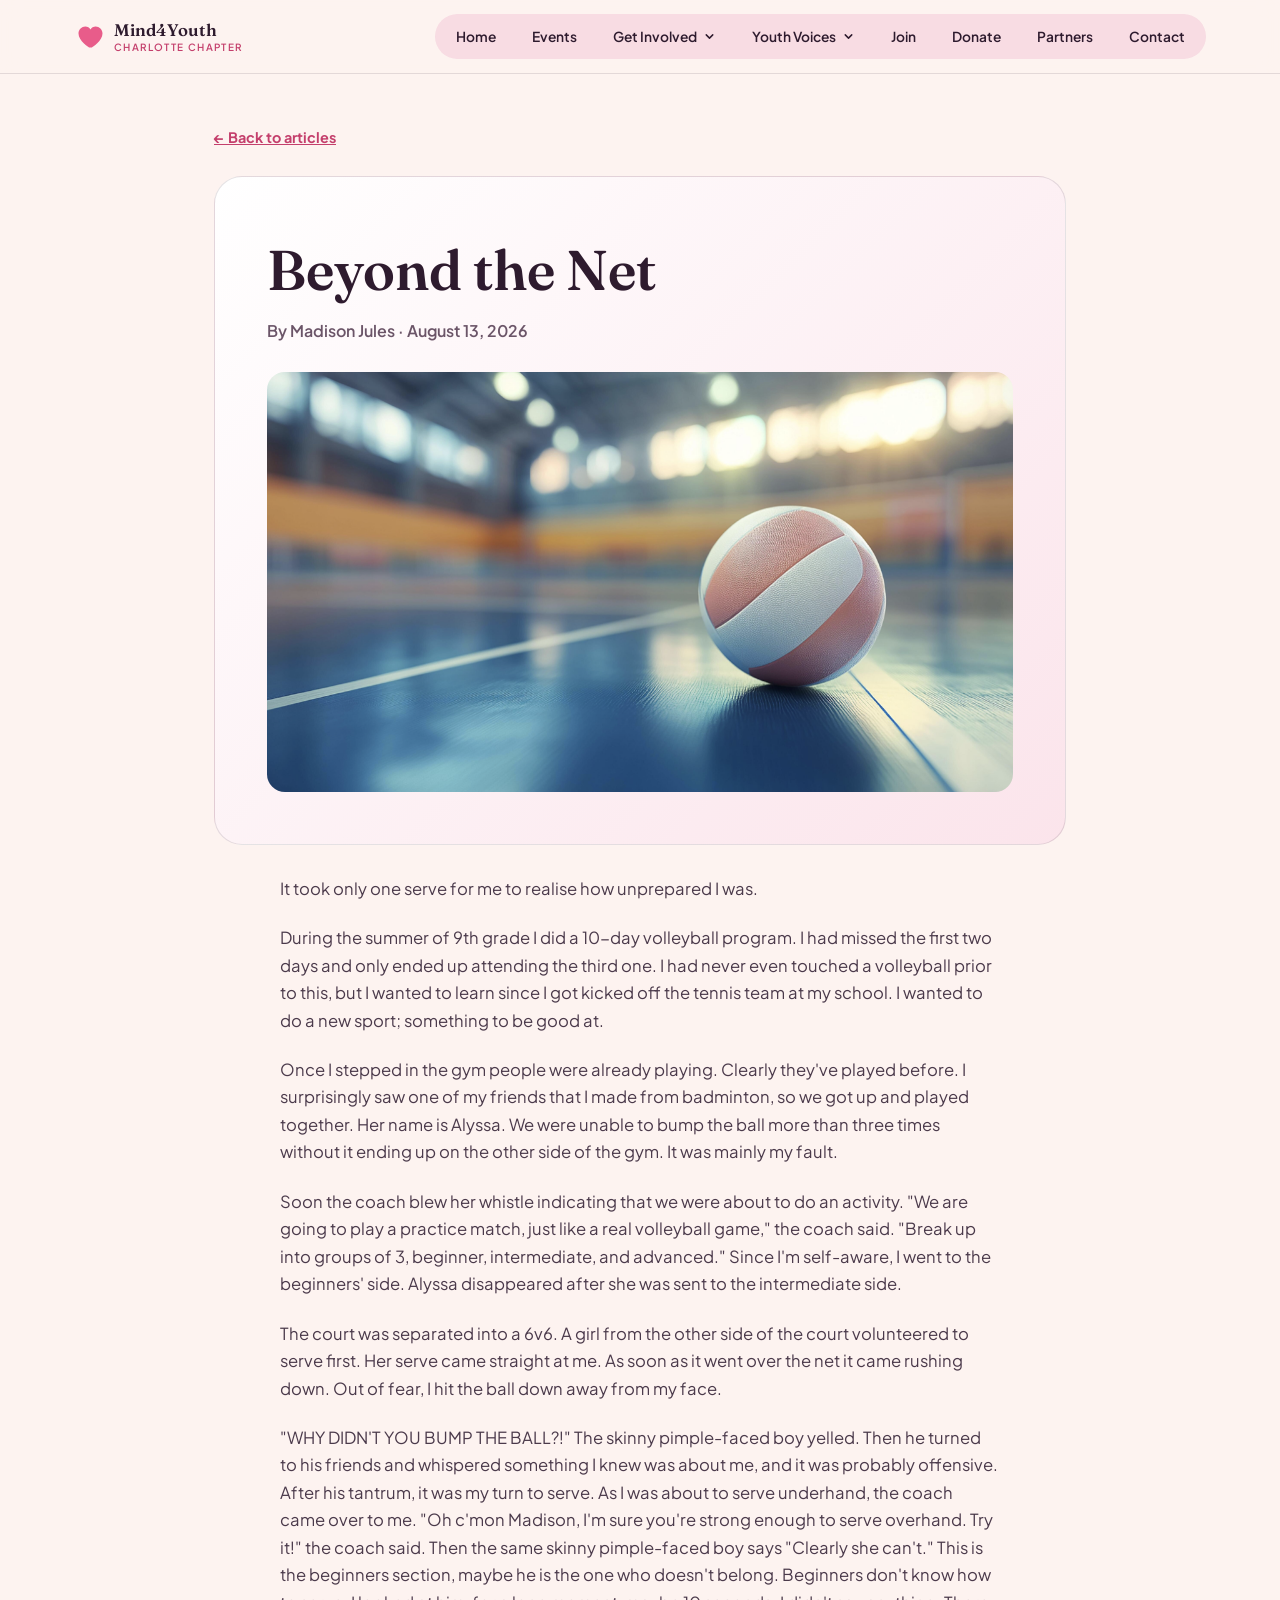
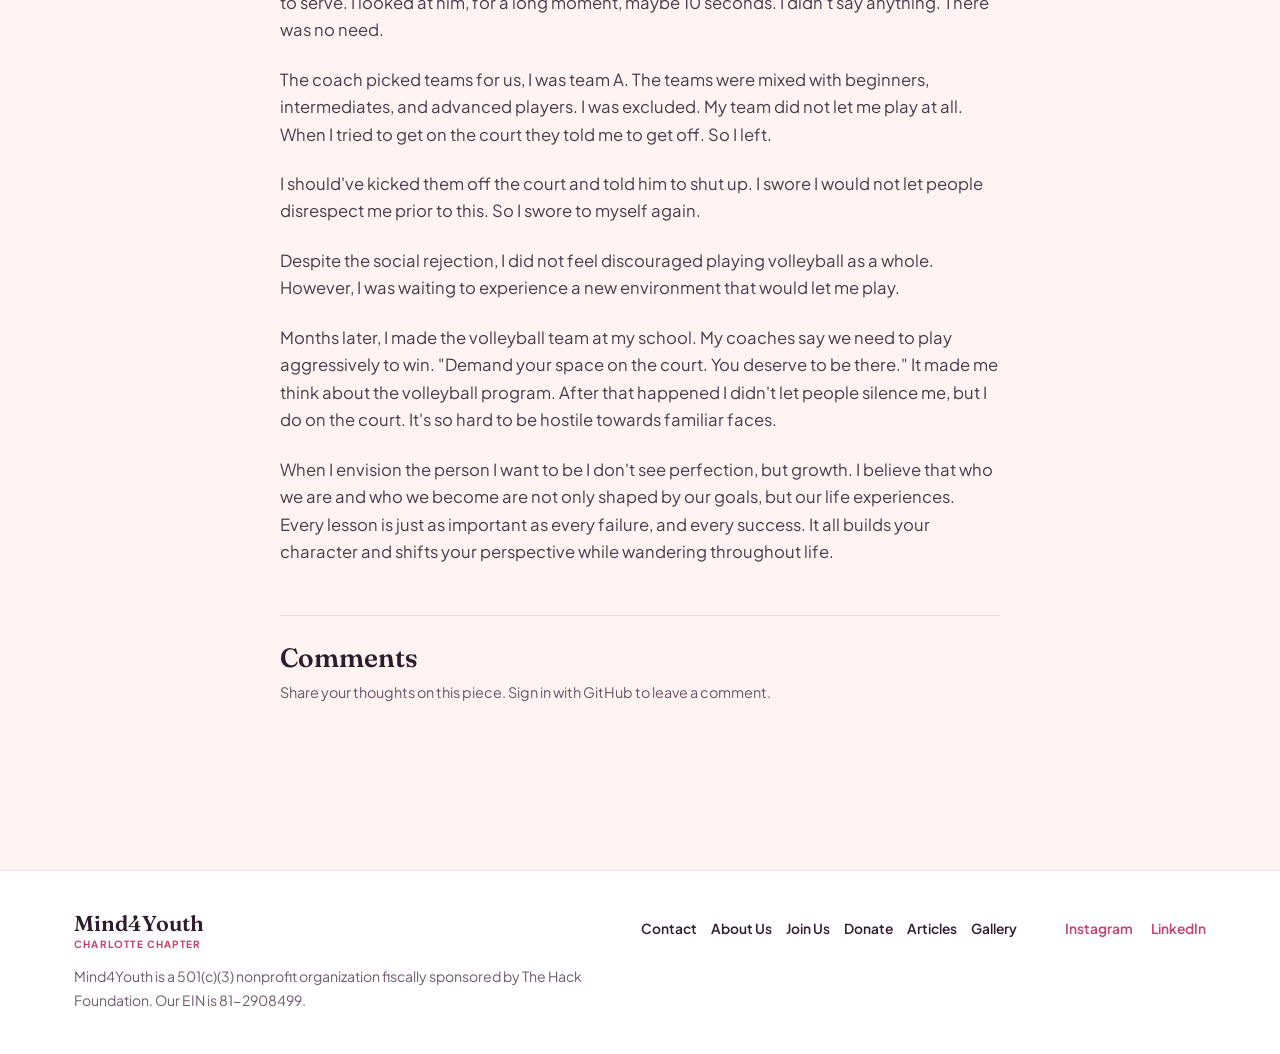
<file: beyond-the-net.html>
<!DOCTYPE html>
<html lang="en">
<head>
<meta charset="UTF-8">
<meta name="viewport" content="width=device-width, initial-scale=1.0">
<link rel="icon" type="image/png" sizes="192x192" href="assets/favicon.png">
<title>Beyond the Net — Mind4Youth Charlotte</title>
<link rel="preconnect" href="https://fonts.googleapis.com">
<link rel="preconnect" href="https://fonts.gstatic.com" crossorigin>
<link href="https://fonts.googleapis.com/css2?family=Fraunces:ital,opsz,wght@0,9..144,300;0,9..144,500;0,9..144,600;0,9..144,700;1,9..144,500;1,9..144,600&family=Plus+Jakarta+Sans:wght@400;500;600;700;800&display=swap" rel="stylesheet">
<link rel="stylesheet" href="css/styles.css">
</head>
<body>
<header class="topbar"><div class="topbar-inner">
  <a href="index.html" class="brand"><svg width="30" height="30" viewBox="0 0 30 30" fill="none" aria-hidden="true"><path d="M15 25.5s-10.5-6.4-10.5-13.9C4.5 7.4 7.8 4.5 11.3 4.5c2.3 0 4.2 1.2 5.2 3 1-1.8 2.9-3 5.2-3 3.5 0 6.8 2.9 6.8 7.1 0 7.5-10.5 13.9-10.5 13.9z" fill="#E85C8A"/></svg><span>Mind4Youth<span class="sub">Charlotte Chapter</span></span></a>
  <button class="nav-toggle" id="navToggle" aria-label="Toggle menu" aria-expanded="false"><svg width="20" height="20" viewBox="0 0 20 20" fill="none" aria-hidden="true"><path d="M2 5h16M2 10h16M2 15h16" stroke="#2E1B2E" stroke-width="1.8" stroke-linecap="round"/></svg></button>
  <nav class="pillnav" id="pillnav">
    <a href="index.html">Home</a><a href="events.html">Events</a>
    <div class="nav-menu"><button class="nav-dropdown-toggle" type="button" aria-expanded="false">Get Involved <svg viewBox="0 0 16 16" fill="none" aria-hidden="true"><path d="m4 6 4 4 4-4" stroke="currentColor" stroke-width="1.8" stroke-linecap="round" stroke-linejoin="round"/></svg></button><div class="nav-dropdown"><a href="submit.html">Submit an Article</a><a href="submit-art.html">Submit an Art Piece</a></div></div>
    <div class="nav-menu"><button class="nav-dropdown-toggle" type="button" aria-expanded="false">Youth Voices <svg viewBox="0 0 16 16" fill="none" aria-hidden="true"><path d="m4 6 4 4 4-4" stroke="currentColor" stroke-width="1.8" stroke-linecap="round" stroke-linejoin="round"/></svg></button><div class="nav-dropdown"><a href="articles.html" class="active">Articles</a><a href="gallery.html">Gallery</a></div></div>
    <a href="join.html">Join</a><a href="donate.html">Donate</a><a href="partners.html">Partners</a><a href="contact.html">Contact</a>
  </nav>
</div></header>

<main>
  <article class="article-page wrap">
    <a class="article-back" href="articles.html">← Back to articles</a>
    <header class="article-page-header">
      <h1>Beyond the Net</h1>
      <p class="article-byline">By Madison Jules · <time datetime="2026-08-13">August 13, 2026</time></p>
      <figure class="article-cover">
        <img src="assets/beyond-the-net-cover.png" alt="A volleyball resting on a blue indoor court with gym lights in the background">
      </figure>
    </header>
    <div class="article-body">
      <p>It took only one serve for me to realise how unprepared I was.</p>
      <p>During the summer of 9th grade I did a 10-day volleyball program. I had missed the first two days and only ended up attending the third one. I had never even touched a volleyball prior to this, but I wanted to learn since I got kicked off the tennis team at my school. I wanted to do a new sport; something to be good at.</p>
      <p>Once I stepped in the gym people were already playing. Clearly they've played before. I surprisingly saw one of my friends that I made from badminton, so we got up and played together. Her name is Alyssa. We were unable to bump the ball more than three times without it ending up on the other side of the gym. It was mainly my fault.</p>
      <p>Soon the coach blew her whistle indicating that we were about to do an activity. "We are going to play a practice match, just like a real volleyball game," the coach said. "Break up into groups of 3, beginner, intermediate, and advanced." Since I'm self-aware, I went to the beginners' side. Alyssa disappeared after she was sent to the intermediate side.</p>
      <p>The court was separated into a 6v6. A girl from the other side of the court volunteered to serve first. Her serve came straight at me. As soon as it went over the net it came rushing down. Out of fear, I hit the ball down away from my face.</p>
      <p>"WHY DIDN'T YOU BUMP THE BALL?!" The skinny pimple-faced boy yelled. Then he turned to his friends and whispered something I knew was about me, and it was probably offensive. After his tantrum, it was my turn to serve. As I was about to serve underhand, the coach came over to me. "Oh c'mon Madison, I'm sure you're strong enough to serve overhand. Try it!" the coach said. Then the same skinny pimple-faced boy says "Clearly she can't." This is the beginners section, maybe he is the one who doesn't belong. Beginners don't know how to serve. I looked at him, for a long moment, maybe 10 seconds. I didn't say anything. There was no need.</p>
      <p>The coach picked teams for us, I was team A. The teams were mixed with beginners, intermediates, and advanced players. I was excluded. My team did not let me play at all. When I tried to get on the court they told me to get off. So I left.</p>
      <p>I should've kicked them off the court and told him to shut up. I swore I would not let people disrespect me prior to this. So I swore to myself again.</p>
      <p>Despite the social rejection, I did not feel discouraged playing volleyball as a whole. However, I was waiting to experience a new environment that would let me play.</p>
      <p>Months later, I made the volleyball team at my school. My coaches say we need to play aggressively to win. "Demand your space on the court. You deserve to be there." It made me think about the volleyball program. After that happened I didn't let people silence me, but I do on the court. It's so hard to be hostile towards familiar faces.</p>
      <p>When I envision the person I want to be I don't see perfection, but growth. I believe that who we are and who we become are not only shaped by our goals, but our life experiences. Every lesson is just as important as every failure, and every success. It all builds your character and shifts your perspective while wandering throughout life.</p>
    </div>
  </article>
</main>

<footer class="site-footer"><div class="wrap footer-grid"><div class="footer-about"><a class="footer-brand" href="index.html">Mind4Youth <span>Charlotte Chapter</span></a><p>Mind4Youth is a 501(c)(3) nonprofit organization fiscally sponsored by The Hack Foundation. Our EIN is 81-2908499.</p></div><div class="footer-links"><a href="contact.html">Contact</a><a href="index.html#about">About Us</a><a href="join.html">Join Us</a><a href="donate.html">Donate</a><a href="articles.html">Articles</a><a href="gallery.html">Gallery</a></div><div class="footer-social"><a href="https://www.instagram.com/mind4youth.charlottenc/" target="_blank" rel="noopener">Instagram</a><a href="https://www.linkedin.com/company/mind4youth-charlotte-chapter/" target="_blank" rel="noopener">LinkedIn</a></div></div></footer>
<script src="js/script.js" defer></script>
</body>
</html>
</file>
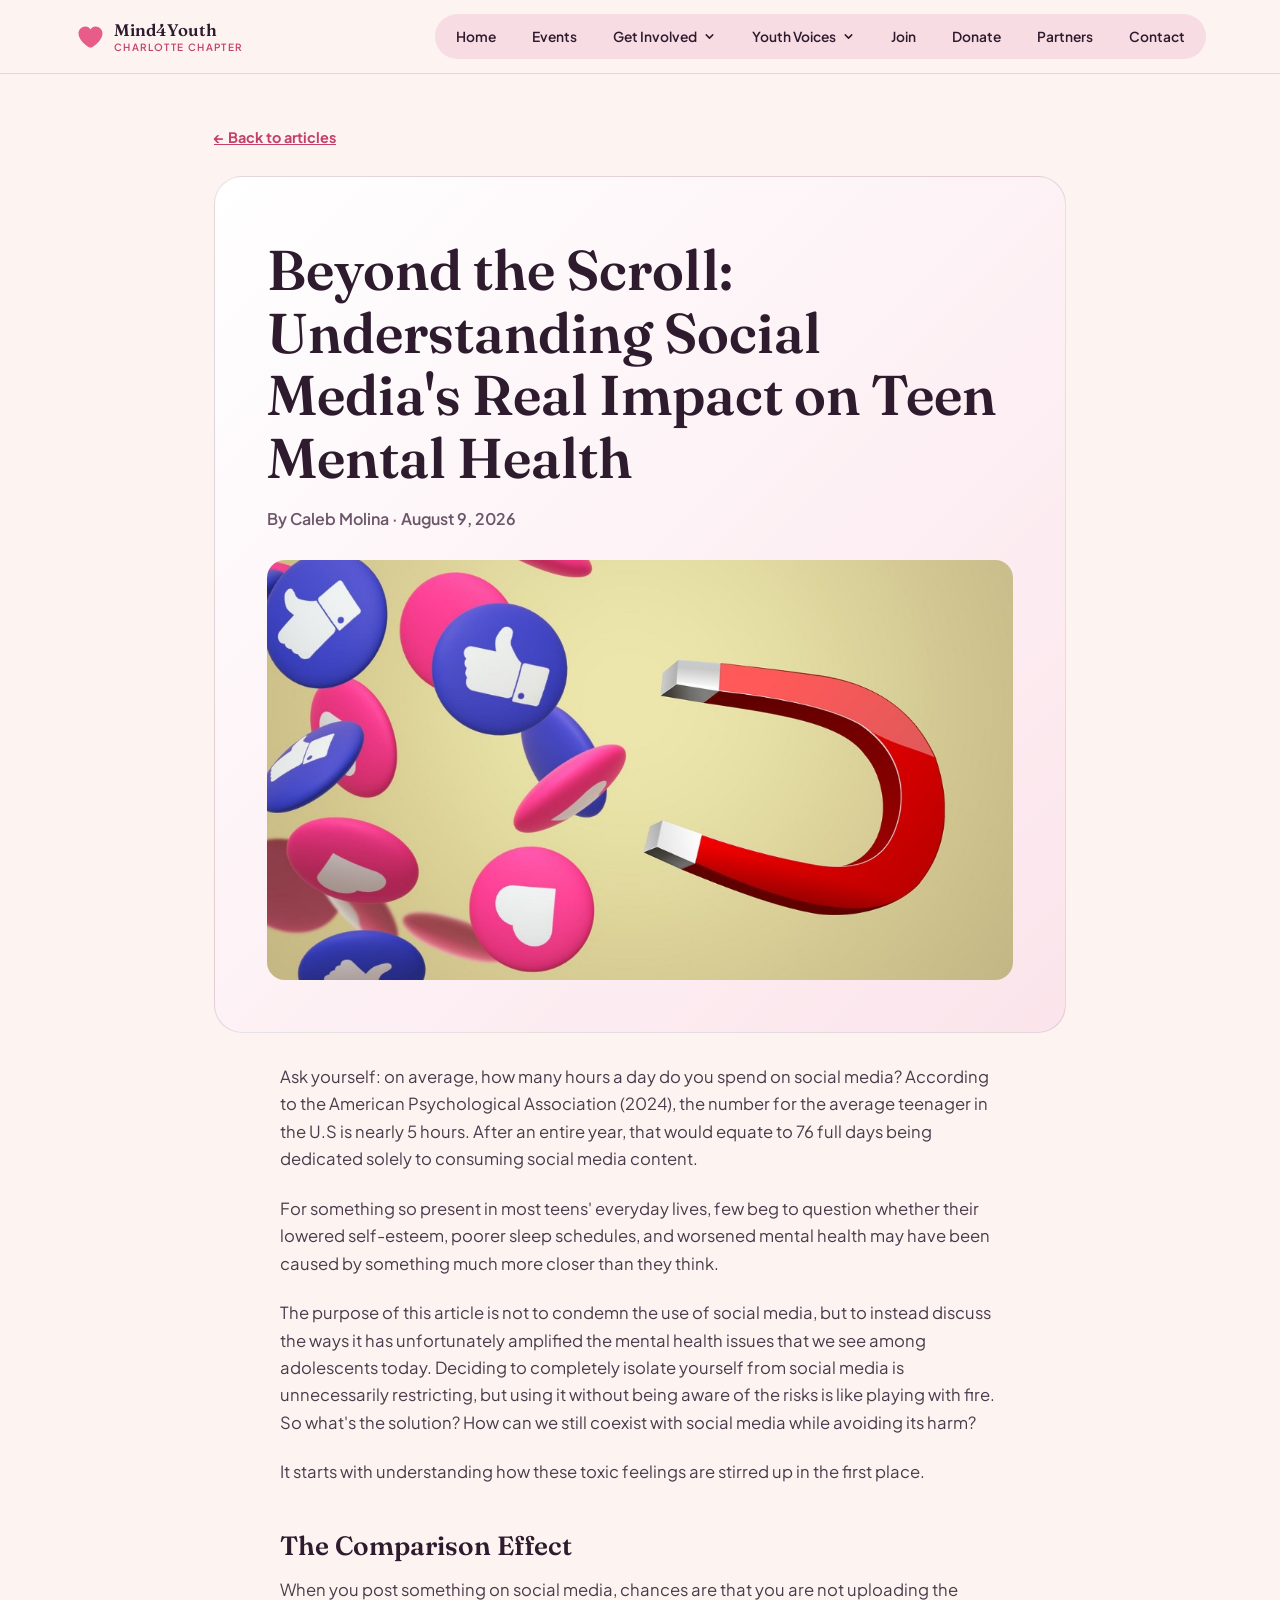
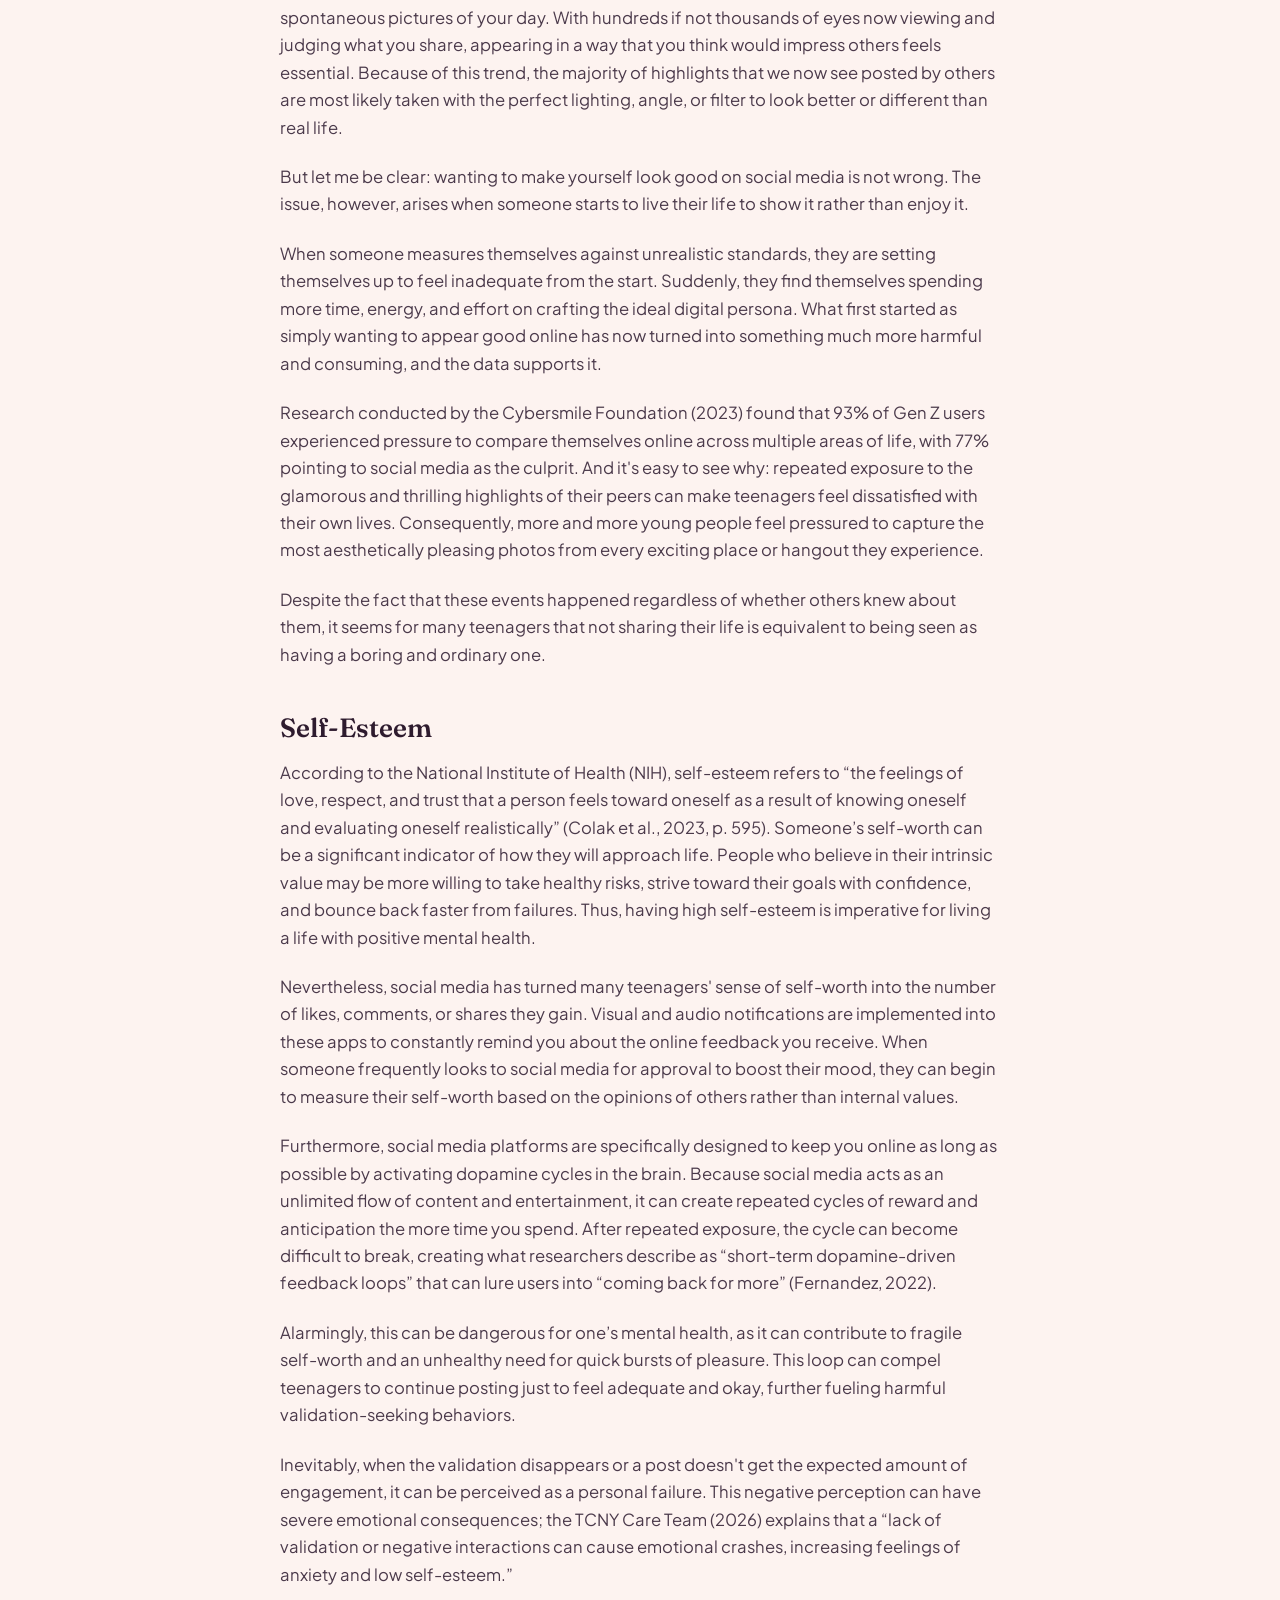
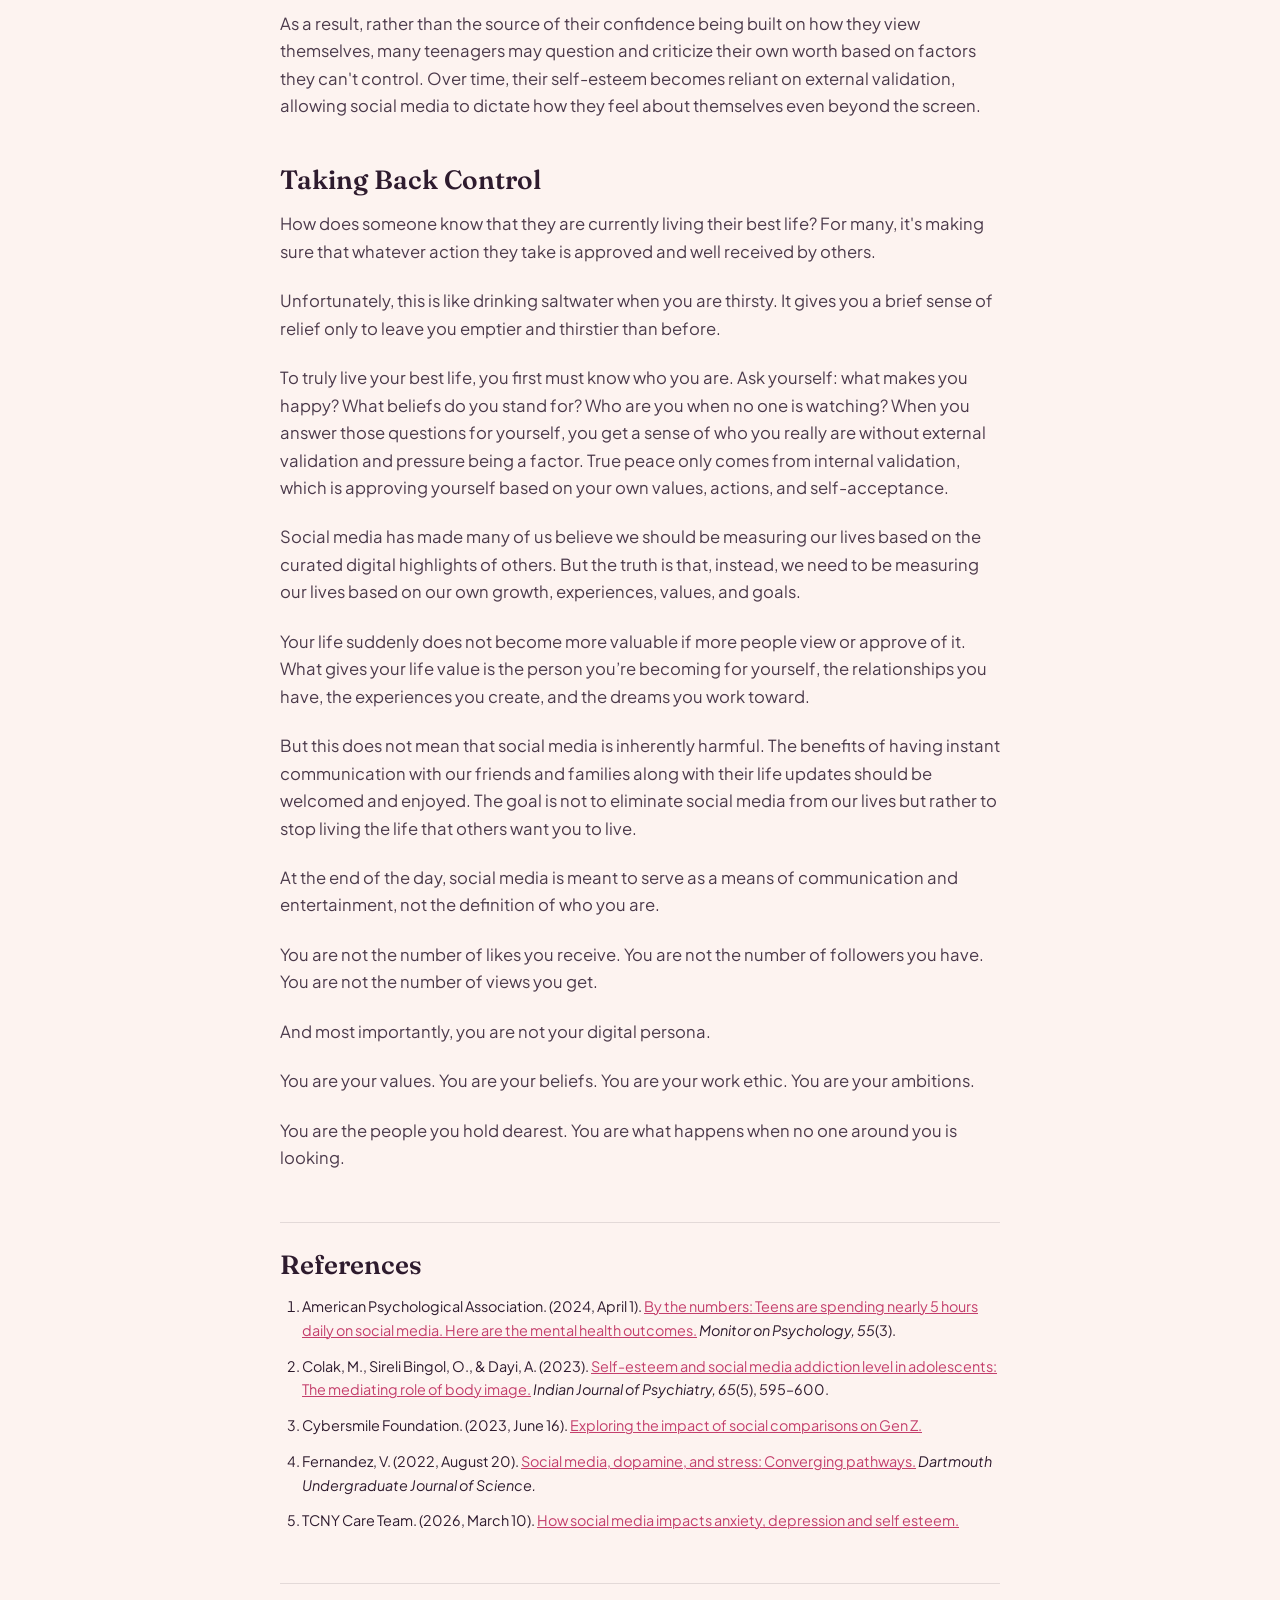
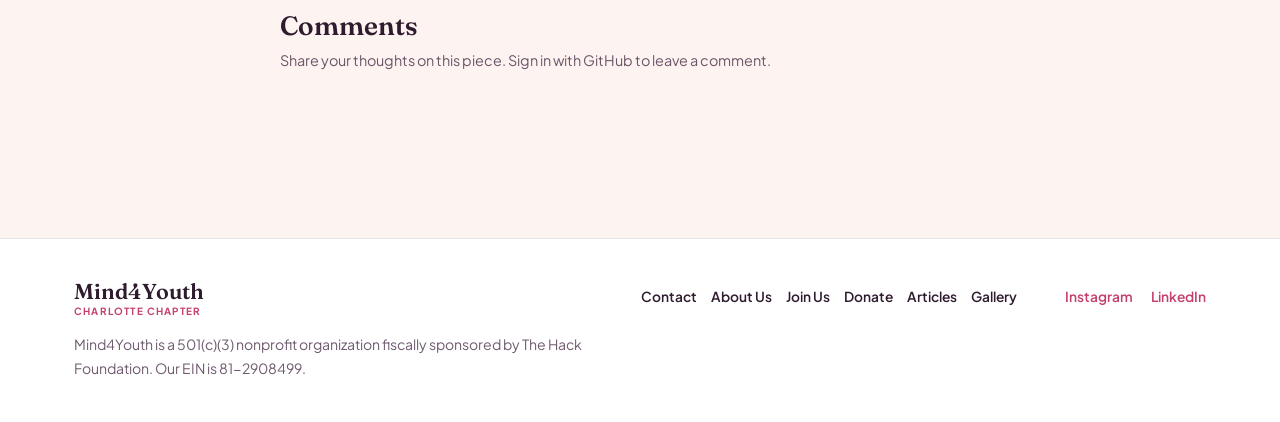
<file: beyond-the-scroll.html>
<!DOCTYPE html>
<html lang="en">
<head>
<meta charset="UTF-8">
<meta name="viewport" content="width=device-width, initial-scale=1.0">
<link rel="icon" type="image/png" sizes="192x192" href="assets/favicon.png">
<title>Beyond the Scroll — Mind4Youth Charlotte</title>
<link rel="preconnect" href="https://fonts.googleapis.com">
<link rel="preconnect" href="https://fonts.gstatic.com" crossorigin>
<link href="https://fonts.googleapis.com/css2?family=Fraunces:ital,opsz,wght@0,9..144,300;0,9..144,500;0,9..144,600;0,9..144,700;1,9..144,500;1,9..144,600&family=Plus+Jakarta+Sans:wght@400;500;600;700;800&display=swap" rel="stylesheet">
<link rel="stylesheet" href="css/styles.css">
</head>
<body>
<header class="topbar"><div class="topbar-inner">
  <a href="index.html" class="brand"><svg width="30" height="30" viewBox="0 0 30 30" fill="none" aria-hidden="true"><path d="M15 25.5s-10.5-6.4-10.5-13.9C4.5 7.4 7.8 4.5 11.3 4.5c2.3 0 4.2 1.2 5.2 3 1-1.8 2.9-3 5.2-3 3.5 0 6.8 2.9 6.8 7.1 0 7.5-10.5 13.9-10.5 13.9z" fill="#E85C8A"/></svg><span>Mind4Youth<span class="sub">Charlotte Chapter</span></span></a>
  <button class="nav-toggle" id="navToggle" aria-label="Toggle menu" aria-expanded="false"><svg width="20" height="20" viewBox="0 0 20 20" fill="none" aria-hidden="true"><path d="M2 5h16M2 10h16M2 15h16" stroke="#2E1B2E" stroke-width="1.8" stroke-linecap="round"/></svg></button>
  <nav class="pillnav" id="pillnav">
    <a href="index.html">Home</a><a href="events.html">Events</a>
    <div class="nav-menu"><button class="nav-dropdown-toggle" type="button" aria-expanded="false">Get Involved <svg viewBox="0 0 16 16" fill="none" aria-hidden="true"><path d="m4 6 4 4 4-4" stroke="currentColor" stroke-width="1.8" stroke-linecap="round" stroke-linejoin="round"/></svg></button><div class="nav-dropdown"><a href="submit.html">Submit an Article</a><a href="submit-art.html">Submit an Art Piece</a></div></div>
    <div class="nav-menu"><button class="nav-dropdown-toggle" type="button" aria-expanded="false">Youth Voices <svg viewBox="0 0 16 16" fill="none" aria-hidden="true"><path d="m4 6 4 4 4-4" stroke="currentColor" stroke-width="1.8" stroke-linecap="round" stroke-linejoin="round"/></svg></button><div class="nav-dropdown"><a href="articles.html" class="active">Articles</a><a href="gallery.html">Gallery</a></div></div>
    <a href="join.html">Join</a><a href="donate.html">Donate</a><a href="partners.html">Partners</a><a href="contact.html">Contact</a>
  </nav>
</div></header>

<main>
  <article class="article-page wrap">
    <a class="article-back" href="articles.html">← Back to articles</a>
    <header class="article-page-header">
      <h1>Beyond the Scroll: Understanding Social Media's Real Impact on Teen Mental Health</h1>
      <p class="article-byline">By Caleb Molina · <time datetime="2026-08-09">August 9, 2026</time></p>
      <figure class="article-cover">
        <img src="assets/beyond-the-scroll-cover.png" alt="Illustration of a magnet attracting social media like and heart icons">
      </figure>
    </header>
    <div class="article-body">
      <p>Ask yourself: on average, how many hours a day do you spend on social media? According to the American Psychological Association (2024), the number for the average teenager in the U.S is nearly 5 hours. After an entire year, that would equate to 76 full days being dedicated solely to consuming social media content.</p>
      <p>For something so present in most teens' everyday lives, few beg to question whether their lowered self-esteem, poorer sleep schedules, and worsened mental health may have been caused by something much more closer than they think.</p>
      <p>The purpose of this article is not to condemn the use of social media, but to instead discuss the ways it has unfortunately amplified the mental health issues that we see among adolescents today. Deciding to completely isolate yourself from social media is unnecessarily restricting, but using it without being aware of the risks is like playing with fire. So what's the solution? How can we still coexist with social media while avoiding its harm?</p>
      <p>It starts with understanding how these toxic feelings are stirred up in the first place.</p>

      <h2>The Comparison Effect</h2>
      <p>When you post something on social media, chances are that you are not uploading the spontaneous pictures of your day. With hundreds if not thousands of eyes now viewing and judging what you share, appearing in a way that you think would impress others feels essential. Because of this trend, the majority of highlights that we now see posted by others are most likely taken with the perfect lighting, angle, or filter to look better or different than real life.</p>
      <p>But let me be clear: wanting to make yourself look good on social media is not wrong. The issue, however, arises when someone starts to live their life to show it rather than enjoy it.</p>
      <p>When someone measures themselves against unrealistic standards, they are setting themselves up to feel inadequate from the start. Suddenly, they find themselves spending more time, energy, and effort on crafting the ideal digital persona. What first started as simply wanting to appear good online has now turned into something much more harmful and consuming, and the data supports it.</p>
      <p>Research conducted by the Cybersmile Foundation (2023) found that 93% of Gen Z users experienced pressure to compare themselves online across multiple areas of life, with 77% pointing to social media as the culprit. And it's easy to see why: repeated exposure to the glamorous and thrilling highlights of their peers can make teenagers feel dissatisfied with their own lives. Consequently, more and more young people feel pressured to capture the most aesthetically pleasing photos from every exciting place or hangout they experience.</p>
      <p>Despite the fact that these events happened regardless of whether others knew about them, it seems for many teenagers that not sharing their life is equivalent to being seen as having a boring and ordinary one.</p>

      <h2>Self-Esteem</h2>
      <p>According to the National Institute of Health (NIH), self-esteem refers to “the feelings of love, respect, and trust that a person feels toward oneself as a result of knowing oneself and evaluating oneself realistically” (Colak et al., 2023, p. 595). Someone’s self-worth can be a significant indicator of how they will approach life. People who believe in their intrinsic value may be more willing to take healthy risks, strive toward their goals with confidence, and bounce back faster from failures. Thus, having high self-esteem is imperative for living a life with positive mental health.</p>
      <p>Nevertheless, social media has turned many teenagers' sense of self-worth into the number of likes, comments, or shares they gain. Visual and audio notifications are implemented into these apps to constantly remind you about the online feedback you receive. When someone frequently looks to social media for approval to boost their mood, they can begin to measure their self-worth based on the opinions of others rather than internal values.</p>
      <p>Furthermore, social media platforms are specifically designed to keep you online as long as possible by activating dopamine cycles in the brain. Because social media acts as an unlimited flow of content and entertainment, it can create repeated cycles of reward and anticipation the more time you spend. After repeated exposure, the cycle can become difficult to break, creating what researchers describe as “short-term dopamine-driven feedback loops” that can lure users into “coming back for more” (Fernandez, 2022).</p>
      <p>Alarmingly, this can be dangerous for one’s mental health, as it can contribute to fragile self-worth and an unhealthy need for quick bursts of pleasure. This loop can compel teenagers to continue posting just to feel adequate and okay, further fueling harmful validation-seeking behaviors.</p>
      <p>Inevitably, when the validation disappears or a post doesn't get the expected amount of engagement, it can be perceived as a personal failure. This negative perception can have severe emotional consequences; the TCNY Care Team (2026) explains that a “lack of validation or negative interactions can cause emotional crashes, increasing feelings of anxiety and low self-esteem.”</p>
      <p>As a result, rather than the source of their confidence being built on how they view themselves, many teenagers may question and criticize their own worth based on factors they can't control. Over time, their self-esteem becomes reliant on external validation, allowing social media to dictate how they feel about themselves even beyond the screen.</p>

      <h2>Taking Back Control</h2>
      <p>How does someone know that they are currently living their best life? For many, it's making sure that whatever action they take is approved and well received by others.</p>
      <p>Unfortunately, this is like drinking saltwater when you are thirsty. It gives you a brief sense of relief only to leave you emptier and thirstier than before.</p>
      <p>To truly live your best life, you first must know who you are. Ask yourself: what makes you happy? What beliefs do you stand for? Who are you when no one is watching? When you answer those questions for yourself, you get a sense of who you really are without external validation and pressure being a factor. True peace only comes from internal validation, which is approving yourself based on your own values, actions, and self-acceptance.</p>
      <p>Social media has made many of us believe we should be measuring our lives based on the curated digital highlights of others. But the truth is that, instead, we need to be measuring our lives based on our own growth, experiences, values, and goals.</p>
      <p>Your life suddenly does not become more valuable if more people view or approve of it. What gives your life value is the person you’re becoming for yourself, the relationships you have, the experiences you create, and the dreams you work toward.</p>
      <p>But this does not mean that social media is inherently harmful. The benefits of having instant communication with our friends and families along with their life updates should be welcomed and enjoyed. The goal is not to eliminate social media from our lives but rather to stop living the life that others want you to live.</p>
      <p>At the end of the day, social media is meant to serve as a means of communication and entertainment, not the definition of who you are.</p>
      <p>You are not the number of likes you receive. You are not the number of followers you have. You are not the number of views you get.</p>
      <p>And most importantly, you are not your digital persona.</p>
      <p>You are your values. You are your beliefs. You are your work ethic. You are your ambitions.</p>
      <p>You are the people you hold dearest. You are what happens when no one around you is looking.</p>

      <section class="article-references">
        <h2>References</h2>
        <ol>
          <li>American Psychological Association. (2024, April 1). <a href="https://www.apa.org/monitor/2024/04/teen-social-use-mental-health" target="_blank" rel="noopener">By the numbers: Teens are spending nearly 5 hours daily on social media. Here are the mental health outcomes.</a> <em>Monitor on Psychology, 55</em>(3).</li>
          <li>Colak, M., Sireli Bingol, O., &amp; Dayi, A. (2023). <a href="https://doi.org/10.4103/indianjpsychiatry.indianjpsychiatry_306_22" target="_blank" rel="noopener">Self-esteem and social media addiction level in adolescents: The mediating role of body image.</a> <em>Indian Journal of Psychiatry, 65</em>(5), 595–600.</li>
          <li>Cybersmile Foundation. (2023, June 16). <a href="https://www.cybersmile.org/2023/06/16/exploring-the-impact-of-social-comparisons-on-gen-z/" target="_blank" rel="noopener">Exploring the impact of social comparisons on Gen Z.</a></li>
          <li>Fernandez, V. (2022, August 20). <a href="https://sites.dartmouth.edu/dujs/2022/08/20/social-media-dopamine-and-stress-converging-pathways/" target="_blank" rel="noopener">Social media, dopamine, and stress: Converging pathways.</a> <em>Dartmouth Undergraduate Journal of Science.</em></li>
          <li>TCNY Care Team. (2026, March 10). <a href="https://www.therapycenterofny.com/blog/277-social-media-impact-anxiety-depression-self-esteem" target="_blank" rel="noopener">How social media impacts anxiety, depression and self esteem.</a></li>
        </ol>
      </section>
    </div>
  </article>
</main>

<footer class="site-footer"><div class="wrap footer-grid"><div class="footer-about"><a class="footer-brand" href="index.html">Mind4Youth <span>Charlotte Chapter</span></a><p>Mind4Youth is a 501(c)(3) nonprofit organization fiscally sponsored by The Hack Foundation. Our EIN is 81-2908499.</p></div><div class="footer-links"><a href="contact.html">Contact</a><a href="index.html#about">About Us</a><a href="join.html">Join Us</a><a href="donate.html">Donate</a><a href="articles.html">Articles</a><a href="gallery.html">Gallery</a></div><div class="footer-social"><a href="https://www.instagram.com/mind4youth.charlottenc/" target="_blank" rel="noopener">Instagram</a><a href="https://www.linkedin.com/company/mind4youth-charlotte-chapter/" target="_blank" rel="noopener">LinkedIn</a></div></div></footer>
<script src="js/script.js" defer></script>
</body>
</html>
</file>
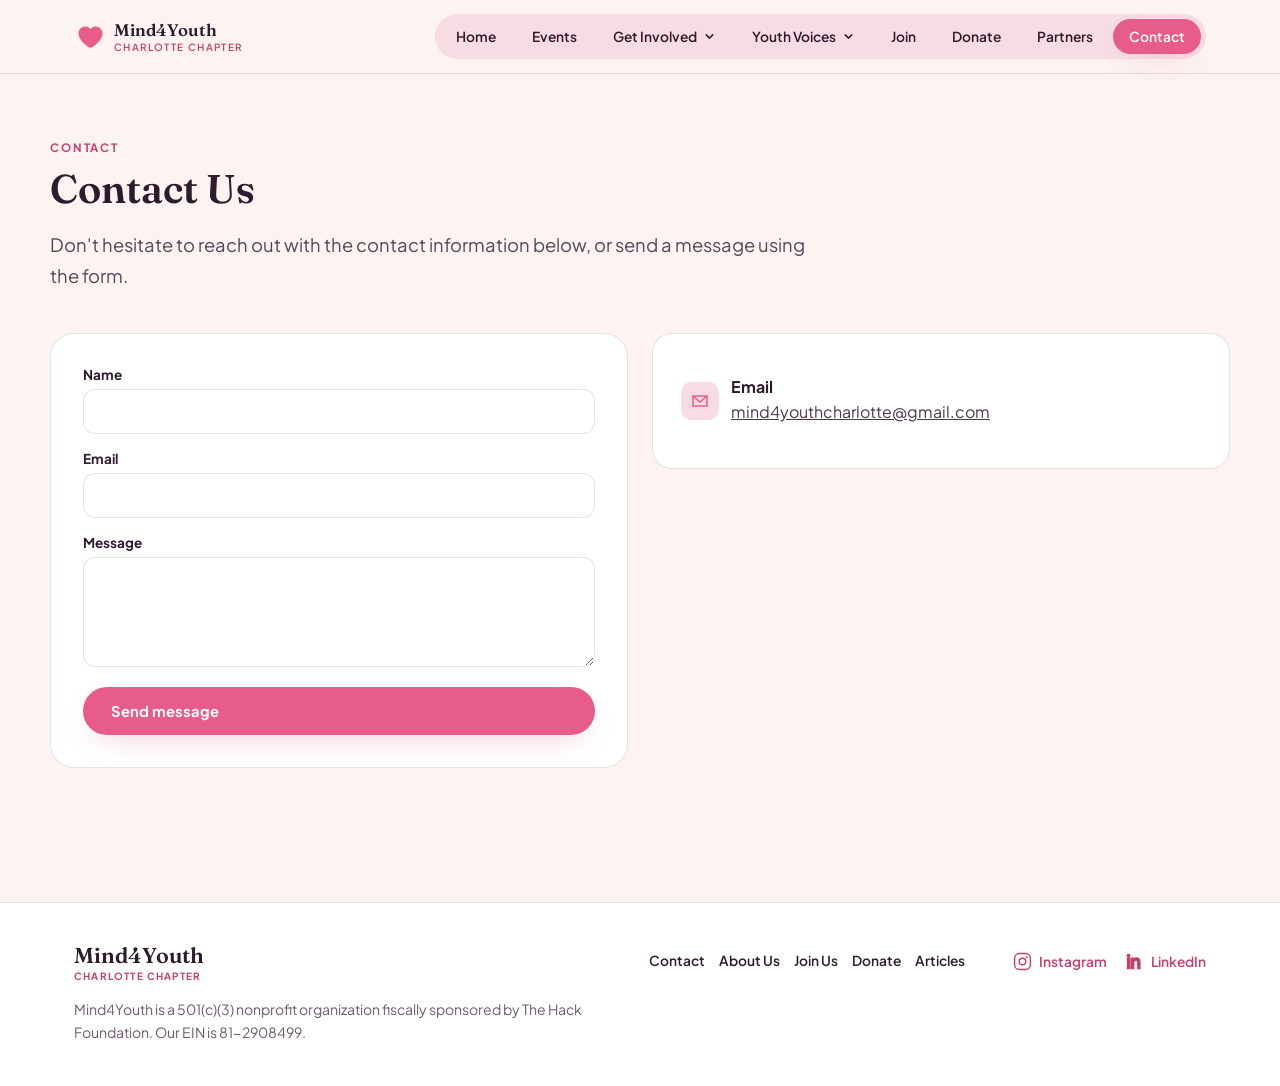
<file: contact.html>
<!DOCTYPE html>
<html lang="en">
<head>
<meta charset="UTF-8">
<meta name="viewport" content="width=device-width, initial-scale=1.0">
<link rel="icon" type="image/png" sizes="192x192" href="assets/favicon.png">
<title>Contact — Mind4Youth Charlotte</title>
<link rel="preconnect" href="https://fonts.googleapis.com">
<link rel="preconnect" href="https://fonts.gstatic.com" crossorigin>
<link href="https://fonts.googleapis.com/css2?family=Fraunces:ital,opsz,wght@0,9..144,300;0,9..144,500;0,9..144,600;0,9..144,700;1,9..144,500;1,9..144,600&family=Plus+Jakarta+Sans:wght@400;500;600;700;800&display=swap" rel="stylesheet">
<link rel="stylesheet" href="css/styles.css">
</head>
<body>

<header class="topbar">
  <div class="topbar-inner">
    <a href="index.html" class="brand">
      <svg width="30" height="30" viewBox="0 0 30 30" fill="none"><path d="M15 25.5s-10.5-6.4-10.5-13.9C4.5 7.4 7.8 4.5 11.3 4.5c2.3 0 4.2 1.2 5.2 3 1-1.8 2.9-3 5.2-3 3.5 0 6.8 2.9 6.8 7.1 0 7.5-10.5 13.9-10.5 13.9z" fill="#E85C8A"/></svg>
      <span>Mind4Youth<span class="sub">Charlotte Chapter</span></span>
    </a>
    <button class="nav-toggle" id="navToggle" aria-label="Toggle menu" aria-expanded="false">
      <svg width="20" height="20" viewBox="0 0 20 20" fill="none"><path d="M2 5h16M2 10h16M2 15h16" stroke="#2E1B2E" stroke-width="1.8" stroke-linecap="round"/></svg>
    </button>
    <nav class="pillnav" id="pillnav">
      <a href="index.html">Home</a>
      <a href="events.html">Events</a>
      <div class="nav-menu"><button class="nav-dropdown-toggle" type="button" aria-expanded="false">Get Involved <svg viewBox="0 0 16 16" fill="none" aria-hidden="true"><path d="m4 6 4 4 4-4" stroke="currentColor" stroke-width="1.8" stroke-linecap="round" stroke-linejoin="round"/></svg></button><div class="nav-dropdown"><a href="submit.html">Submit an Article</a><a href="submit-art.html">Submit an Art Piece</a></div></div>
      <div class="nav-menu"><button class="nav-dropdown-toggle" type="button" aria-expanded="false">Youth Voices <svg viewBox="0 0 16 16" fill="none" aria-hidden="true"><path d="m4 6 4 4 4-4" stroke="currentColor" stroke-width="1.8" stroke-linecap="round" stroke-linejoin="round"/></svg></button><div class="nav-dropdown"><a href="articles.html">Articles</a><a href="gallery.html">Gallery</a></div></div>
      <a href="join.html">Join</a>
      <a href="donate.html">Donate</a>
      <a href="partners.html">Partners</a>
      <a href="contact.html" class="active">Contact</a>
    </nav>
  </div>
</header>

<main>
<section class="page active" id="page-contact">
<div class="block wrap">
    <p class="eyebrow">Contact</p>
    <h2>Contact Us</h2>
    <p class="lede">Don't hesitate to reach out with the contact information below, or send a message using the form.</p>

    <div style="height:24px;"></div>
    <div class="grid-2" style="align-items:start;">
      <div class="form-shell">
        <form id="contactForm" action="https://formspree.io/f/xlgqvzgk" method="POST">
          <div class="field">
            <label for="c-name">Name</label>
            <input type="text" id="c-name" name="name" required>
          </div>
          <div class="field">
            <label for="c-email">Email</label>
            <input type="email" id="c-email" name="email" required>
          </div>
          <div class="field">
            <label for="c-message">Message</label>
            <textarea id="c-message" name="message" required></textarea>
          </div>
          <button class="btn btn-primary" type="submit">Send message</button>
          <div class="confirm" id="contactConfirm">Message sent — we'll reply at mind4youthcharlotte@gmail.com's inbox soon.</div>
          <div class="confirm confirm-error" id="contactError">Something went wrong sending that — try again, or email us directly.</div>
        </form>
      </div>

      <div class="card">
        <div class="contact-row">
          <span class="ic"><svg width="18" height="18" viewBox="0 0 18 18" fill="none"><path d="M2 4h14v10H2z" stroke="#E85C8A" stroke-width="1.5"/><path d="M2 4l7 6 7-6" stroke="#E85C8A" stroke-width="1.5"/></svg></span>
          <div><strong>Email</strong><p style="margin:2px 0 0;"><a href="mailto:mind4youthcharlotte@gmail.com">mind4youthcharlotte@gmail.com</a></p></div>
        </div>
      </div>
    </div>
  </div>
</section>
</main>

<footer class="site-footer">
  <div class="wrap footer-grid">
    <div class="footer-about"><a class="footer-brand" href="index.html">Mind4Youth <span>Charlotte Chapter</span></a><p>Mind4Youth is a 501(c)(3) nonprofit organization fiscally sponsored by The Hack Foundation. Our EIN is 81-2908499.</p></div>
    <div class="footer-links"><a href="contact.html">Contact</a><a href="index.html#about">About Us</a><a href="join.html">Join Us</a><a href="donate.html">Donate</a><a href="articles.html">Articles</a></div>
    <div class="footer-social"><a href="https://www.instagram.com/mind4youth.charlottenc/" target="_blank" rel="noopener"><svg aria-hidden="true" viewBox="0 0 24 24" fill="none"><rect x="2" y="2" width="20" height="20" rx="6"/><circle cx="12" cy="12" r="4.2"/><circle cx="17.4" cy="6.6" r="1.2" fill="currentColor" stroke="none"/></svg>Instagram</a><a href="https://www.linkedin.com/company/mind4youth-charlotte-chapter/" target="_blank" rel="noopener"><svg aria-hidden="true" viewBox="0 0 24 24" fill="currentColor"><path d="M4.5 3A1.5 1.5 0 1 0 4.5 6a1.5 1.5 0 0 0 0-3ZM3.2 8h2.6v13H3.2zM8 8h2.5v1.8h.1c.5-1.1 1.8-2.2 3.8-2.2 2.8 0 4.4 1.8 4.4 5.2V21h-2.6v-7.8c0-2-.8-3.2-2.4-3.2-1.8 0-2.9 1.2-2.9 3.5V21H8z"/></svg>LinkedIn</a></div>
  </div>
</footer>

<script src="js/script.js" defer></script>
</body>
</html>
</file>
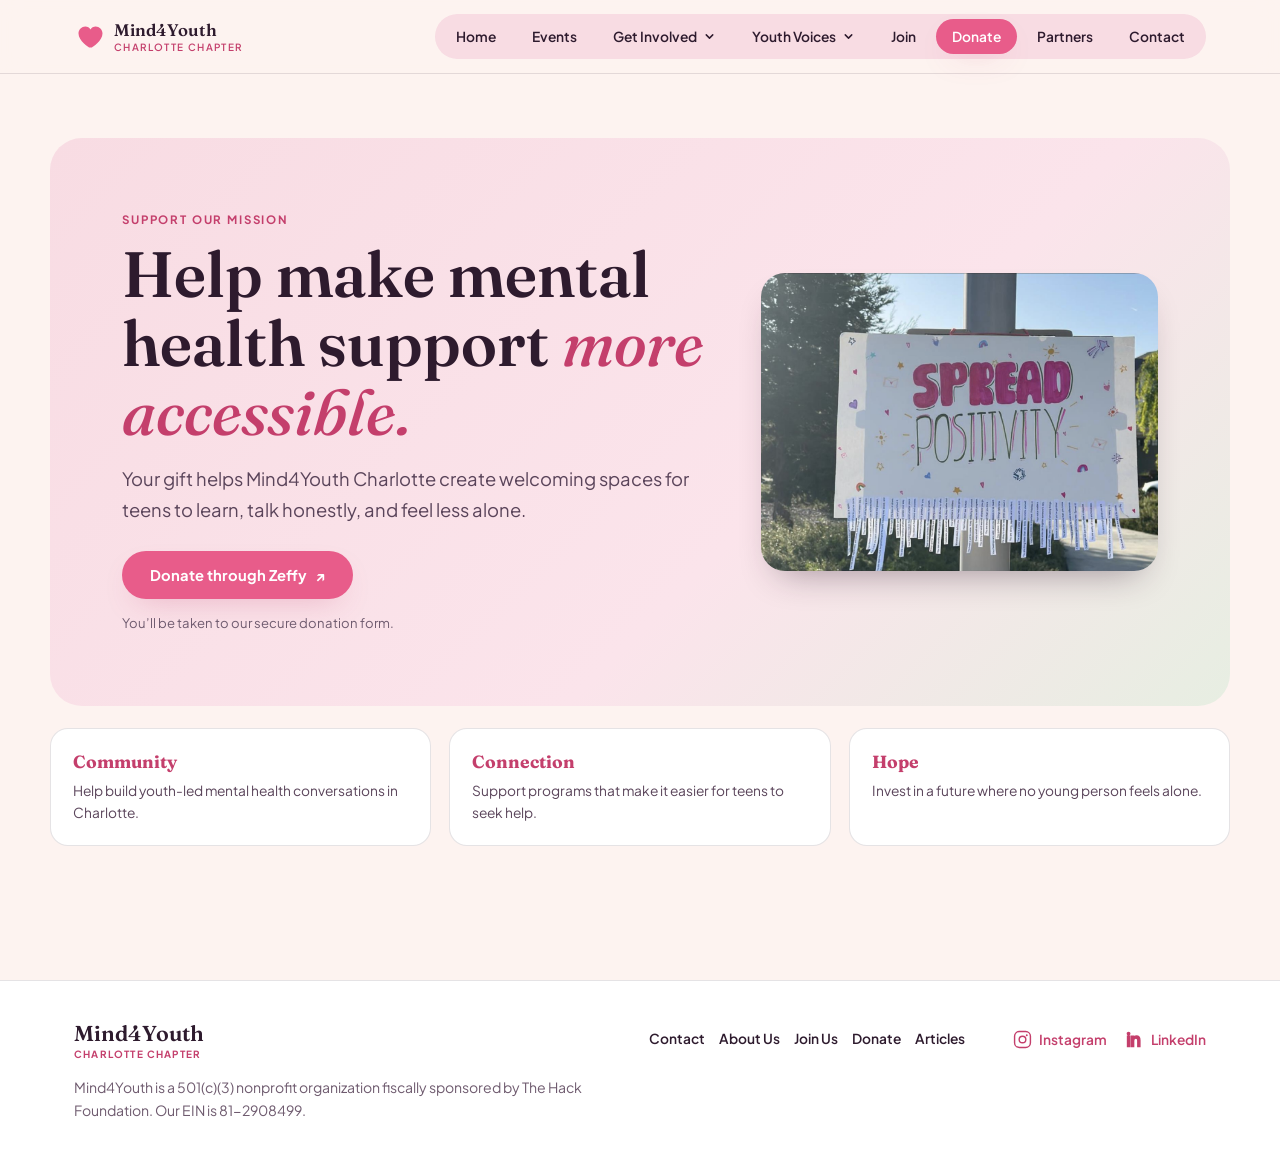
<file: donate.html>
<!DOCTYPE html>
<html lang="en">
<head>
<meta charset="UTF-8">
<meta name="viewport" content="width=device-width, initial-scale=1.0">
<link rel="icon" type="image/png" sizes="192x192" href="assets/favicon.png">
<title>Donate — Mind4Youth Charlotte</title>
<link rel="preconnect" href="https://fonts.googleapis.com">
<link rel="preconnect" href="https://fonts.gstatic.com" crossorigin>
<link href="https://fonts.googleapis.com/css2?family=Fraunces:ital,opsz,wght@0,9..144,300;0,9..144,500;0,9..144,600;0,9..144,700;1,9..144,500;1,9..144,600&family=Plus+Jakarta+Sans:wght@400;500;600;700;800&display=swap" rel="stylesheet">
<link rel="stylesheet" href="css/styles.css">
</head>
<body>
<header class="topbar">
  <div class="topbar-inner">
    <a href="index.html" class="brand"><svg width="30" height="30" viewBox="0 0 30 30" fill="none"><path d="M15 25.5s-10.5-6.4-10.5-13.9C4.5 7.4 7.8 4.5 11.3 4.5c2.3 0 4.2 1.2 5.2 3 1-1.8 2.9-3 5.2-3 3.5 0 6.8 2.9 6.8 7.1 0 7.5-10.5 13.9-10.5 13.9z" fill="#E85C8A"/></svg><span>Mind4Youth<span class="sub">Charlotte Chapter</span></span></a>
    <button class="nav-toggle" id="navToggle" aria-label="Toggle menu" aria-expanded="false"><svg width="20" height="20" viewBox="0 0 20 20" fill="none"><path d="M2 5h16M2 10h16M2 15h16" stroke="#2E1B2E" stroke-width="1.8" stroke-linecap="round"/></svg></button>
    <nav class="pillnav" id="pillnav">
      <a href="index.html">Home</a><a href="events.html">Events</a><div class="nav-menu"><button class="nav-dropdown-toggle" type="button" aria-expanded="false">Get Involved <svg viewBox="0 0 16 16" fill="none" aria-hidden="true"><path d="m4 6 4 4 4-4" stroke="currentColor" stroke-width="1.8" stroke-linecap="round" stroke-linejoin="round"/></svg></button><div class="nav-dropdown"><a href="submit.html">Submit an Article</a><a href="submit-art.html">Submit an Art Piece</a></div></div><div class="nav-menu"><button class="nav-dropdown-toggle" type="button" aria-expanded="false">Youth Voices <svg viewBox="0 0 16 16" fill="none" aria-hidden="true"><path d="m4 6 4 4 4-4" stroke="currentColor" stroke-width="1.8" stroke-linecap="round" stroke-linejoin="round"/></svg></button><div class="nav-dropdown"><a href="articles.html">Articles</a><a href="gallery.html">Gallery</a></div></div><a href="join.html">Join</a><a href="donate.html" class="active">Donate</a><a href="partners.html">Partners</a><a href="contact.html">Contact</a>
    </nav>
  </div>
</header>

<main>
  <section class="page active" id="page-donate">
    <div class="block wrap">
      <div class="donate-hero">
        <div class="donate-copy">
          <p class="eyebrow">Support our mission</p>
          <h1>Help make mental health support <em>more accessible.</em></h1>
          <p class="lede">Your gift helps Mind4Youth Charlotte create welcoming spaces for teens to learn, talk honestly, and feel less alone.</p>
          <a class="btn btn-primary" href="https://www.zeffy.com/en-US/donation-form/better-mental-health-change-lives" target="_blank" rel="noopener">Donate through Zeffy <span aria-hidden="true">↗</span></a>
          <p class="donate-note">You’ll be taken to our secure donation form.</p>
        </div>
        <div class="donate-art"><img src="assets/spread-positivity.png" alt="Mind4Youth Spread Positivity outreach sign"></div>
      </div>
      <div class="donate-points"><div><strong>Community</strong><span>Help build youth-led mental health conversations in Charlotte.</span></div><div><strong>Connection</strong><span>Support programs that make it easier for teens to seek help.</span></div><div><strong>Hope</strong><span>Invest in a future where no young person feels alone.</span></div></div>
    </div>
  </section>
</main>

<footer class="site-footer">
  <div class="wrap footer-grid">
    <div class="footer-about"><a class="footer-brand" href="index.html">Mind4Youth <span>Charlotte Chapter</span></a><p>Mind4Youth is a 501(c)(3) nonprofit organization fiscally sponsored by The Hack Foundation. Our EIN is 81-2908499.</p></div>
    <div class="footer-links"><a href="contact.html">Contact</a><a href="index.html#about">About Us</a><a href="join.html">Join Us</a><a href="donate.html">Donate</a><a href="articles.html">Articles</a></div>
    <div class="footer-social"><a href="https://www.instagram.com/mind4youth.charlottenc/" target="_blank" rel="noopener"><svg aria-hidden="true" viewBox="0 0 24 24" fill="none"><rect x="2" y="2" width="20" height="20" rx="6"/><circle cx="12" cy="12" r="4.2"/><circle cx="17.4" cy="6.6" r="1.2" fill="currentColor" stroke="none"/></svg>Instagram</a><a href="https://www.linkedin.com/company/mind4youth-charlotte-chapter/" target="_blank" rel="noopener"><svg aria-hidden="true" viewBox="0 0 24 24" fill="currentColor"><path d="M4.5 3A1.5 1.5 0 1 0 4.5 6a1.5 1.5 0 0 0 0-3ZM3.2 8h2.6v13H3.2zM8 8h2.5v1.8h.1c.5-1.1 1.8-2.2 3.8-2.2 2.8 0 4.4 1.8 4.4 5.2V21h-2.6v-7.8c0-2-.8-3.2-2.4-3.2-1.8 0-2.9 1.2-2.9 3.5V21H8z"/></svg>LinkedIn</a></div>
  </div>
</footer>
<script src="js/script.js" defer></script>
</body>
</html>
</file>
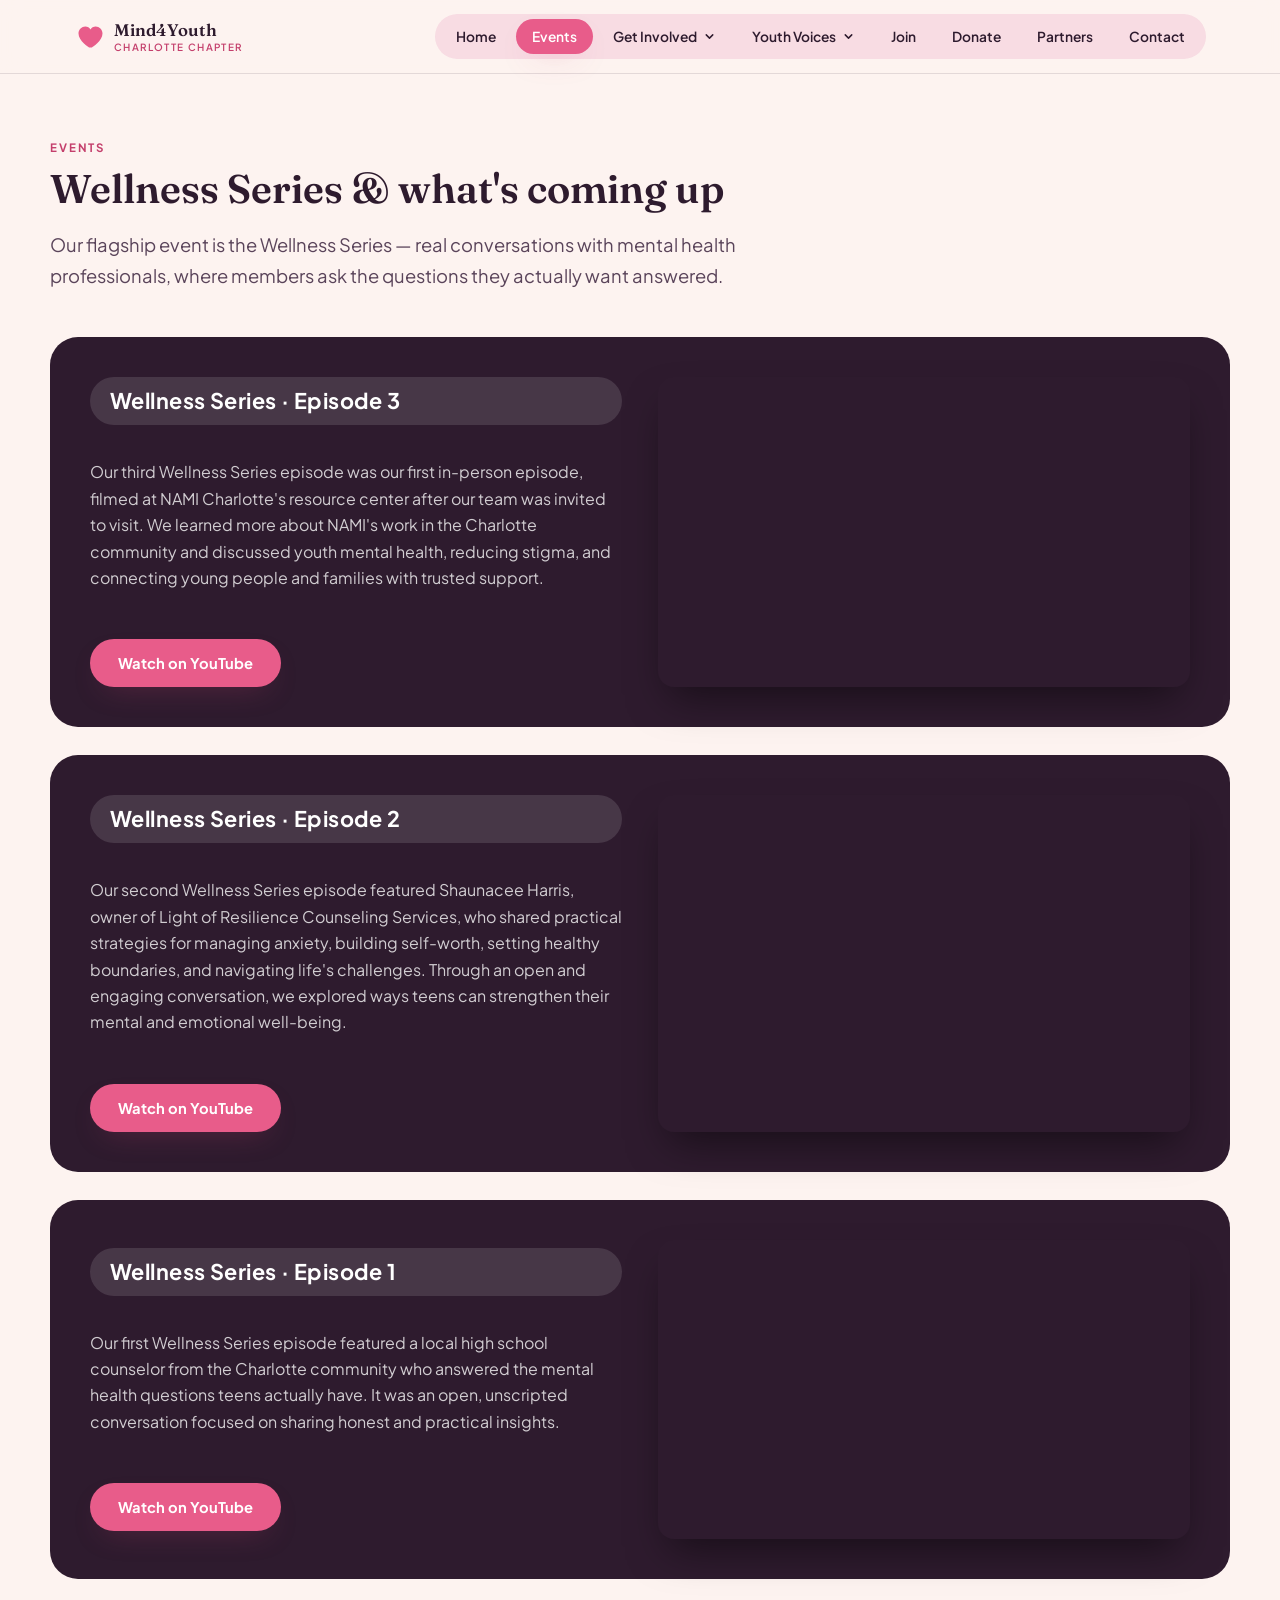
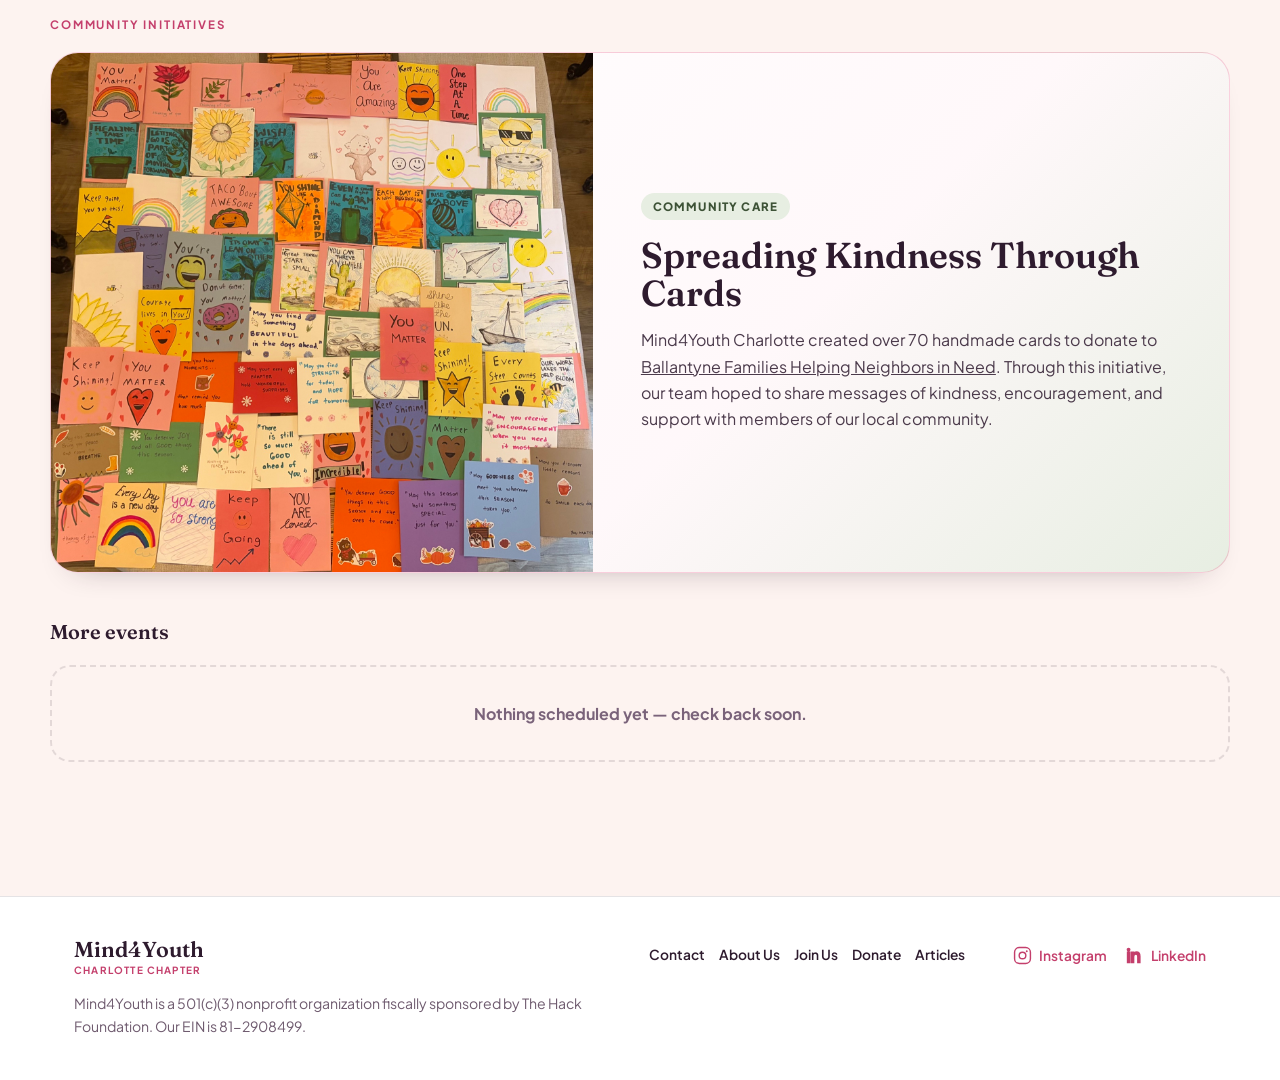
<file: events.html>
<!DOCTYPE html>
<html lang="en">
<head>
<meta charset="UTF-8">
<meta name="viewport" content="width=device-width, initial-scale=1.0">
<link rel="icon" type="image/png" sizes="192x192" href="assets/favicon.png">
<meta name="referrer" content="strict-origin-when-cross-origin">
<title>Events — Mind4Youth Charlotte</title>
<link rel="preconnect" href="https://fonts.googleapis.com">
<link rel="preconnect" href="https://fonts.gstatic.com" crossorigin>
<link href="https://fonts.googleapis.com/css2?family=Fraunces:ital,opsz,wght@0,9..144,300;0,9..144,500;0,9..144,600;0,9..144,700;1,9..144,500;1,9..144,600&family=Plus+Jakarta+Sans:wght@400;500;600;700;800&display=swap" rel="stylesheet">
<link rel="stylesheet" href="css/styles.css">
</head>
<body>

<header class="topbar">
  <div class="topbar-inner">
    <a href="index.html" class="brand">
      <svg width="30" height="30" viewBox="0 0 30 30" fill="none"><path d="M15 25.5s-10.5-6.4-10.5-13.9C4.5 7.4 7.8 4.5 11.3 4.5c2.3 0 4.2 1.2 5.2 3 1-1.8 2.9-3 5.2-3 3.5 0 6.8 2.9 6.8 7.1 0 7.5-10.5 13.9-10.5 13.9z" fill="#E85C8A"/></svg>
      <span>Mind4Youth<span class="sub">Charlotte Chapter</span></span>
    </a>
    <button class="nav-toggle" id="navToggle" aria-label="Toggle menu" aria-expanded="false">
      <svg width="20" height="20" viewBox="0 0 20 20" fill="none"><path d="M2 5h16M2 10h16M2 15h16" stroke="#2E1B2E" stroke-width="1.8" stroke-linecap="round"/></svg>
    </button>
    <nav class="pillnav" id="pillnav">
      <a href="index.html">Home</a>
      <a href="events.html" class="active">Events</a>
      <div class="nav-menu"><button class="nav-dropdown-toggle" type="button" aria-expanded="false">Get Involved <svg viewBox="0 0 16 16" fill="none" aria-hidden="true"><path d="m4 6 4 4 4-4" stroke="currentColor" stroke-width="1.8" stroke-linecap="round" stroke-linejoin="round"/></svg></button><div class="nav-dropdown"><a href="submit.html">Submit an Article</a><a href="submit-art.html">Submit an Art Piece</a></div></div>
      <div class="nav-menu"><button class="nav-dropdown-toggle" type="button" aria-expanded="false">Youth Voices <svg viewBox="0 0 16 16" fill="none" aria-hidden="true"><path d="m4 6 4 4 4-4" stroke="currentColor" stroke-width="1.8" stroke-linecap="round" stroke-linejoin="round"/></svg></button><div class="nav-dropdown"><a href="articles.html">Articles</a><a href="gallery.html">Gallery</a></div></div>
      <a href="join.html">Join</a>
      <a href="donate.html">Donate</a>
      <a href="partners.html">Partners</a>
      <a href="contact.html">Contact</a>
    </nav>
  </div>
</header>

<main>
<section class="page active" id="page-events">
<div class="block wrap">
    <p class="eyebrow">Events</p>
    <h2>Wellness Series &amp; what's coming up</h2>
    <p class="lede">Our flagship event is the Wellness Series — real conversations with mental health professionals, where members ask the questions they actually want answered.</p>

    <div style="height:28px;"></div>

    <div class="wellness-card">
      <div class="wellness-card-copy">
        <span class="tag wellness-episode-tag">Wellness Series · Episode 3</span>
        <p>Our third Wellness Series episode was our first in-person episode, filmed at NAMI Charlotte's resource center after our team was invited to visit. We learned more about NAMI's work in the Charlotte community and discussed youth mental health, reducing stigma, and connecting young people and families with trusted support.</p>
        <a class="btn btn-primary wellness-card-btn" href="https://youtu.be/0pifK4Gam_w?si=FB_PrFIVkhVqqdoj" target="_blank" rel="noopener">Watch on YouTube</a>
      </div>
      <div class="video-frame wellness-video" data-video-id="0pifK4Gam_w" data-video-title="Mind4Youth Charlotte Wellness Series Episode 3">
        <iframe
          title="Mind4Youth Charlotte Wellness Series Episode 3"
          referrerpolicy="strict-origin-when-cross-origin"
          allow="accelerometer; autoplay; clipboard-write; encrypted-media; gyroscope; picture-in-picture; web-share"
          allowfullscreen
          loading="lazy"
        ></iframe>
      </div>
    </div>

    <div style="height:28px;"></div>

    <div class="wellness-card">
      <div class="wellness-card-copy">
        <span class="tag wellness-episode-tag">Wellness Series · Episode 2</span>
        <p>Our second Wellness Series episode featured Shaunacee Harris, owner of Light of Resilience Counseling Services, who shared practical strategies for managing anxiety, building self-worth, setting healthy boundaries, and navigating life's challenges. Through an open and engaging conversation, we explored ways teens can strengthen their mental and emotional well-being.</p>
        <a class="btn btn-primary wellness-card-btn" href="https://youtu.be/BPzeOaG_Y60?si=FpgUw-6ILnIXD3Nm" target="_blank" rel="noopener">Watch on YouTube</a>
      </div>
      <div class="video-frame wellness-video" data-video-id="BPzeOaG_Y60" data-video-title="Mind4Youth Charlotte Wellness Series Episode 2">
        <iframe
          title="Mind4Youth Charlotte Wellness Series Episode 2"
          referrerpolicy="strict-origin-when-cross-origin"
          allow="accelerometer; autoplay; clipboard-write; encrypted-media; gyroscope; picture-in-picture; web-share"
          allowfullscreen
          loading="lazy"
        ></iframe>
      </div>
    </div>

    <div style="height:28px;"></div>

    <div class="wellness-card">
      <div class="wellness-card-copy">
        <span class="tag wellness-episode-tag">Wellness Series · Episode 1</span>
        <p>Our first Wellness Series episode featured a local high school counselor from the Charlotte community who answered the mental health questions teens actually have. It was an open, unscripted conversation focused on sharing honest and practical insights.</p>
        <a class="btn btn-primary wellness-card-btn" href="https://youtu.be/xyYgC4Q3rDA?si=BIJeHyPEsXBFsgTK" target="_blank" rel="noopener">Watch on YouTube</a>
      </div>
      <div class="video-frame wellness-video" data-video-id="xyYgC4Q3rDA" data-video-title="Mind4Youth Charlotte Wellness Series Episode 1">
        <iframe
          title="Mind4Youth Charlotte Wellness Series Episode 1"
          referrerpolicy="strict-origin-when-cross-origin"
          allow="accelerometer; autoplay; clipboard-write; encrypted-media; gyroscope; picture-in-picture; web-share"
          allowfullscreen
          loading="lazy"
        ></iframe>
      </div>
    </div>

    <div style="height:36px;"></div>

    <section class="community-initiatives">
      <div class="community-initiatives-heading">
        <p class="eyebrow">Community Initiatives</p>
      </div>
      <article class="initiative-card">
        <div class="initiative-card-image">
          <img src="assets/community-initiatives-cards.jpg" alt="More than 70 handmade cards with colorful messages of kindness and encouragement">
        </div>
        <div class="initiative-card-copy">
          <span class="initiative-tag">Community care</span>
          <h3>Spreading Kindness Through Cards</h3>
          <p>Mind4Youth Charlotte created over 70 handmade cards to donate to <a href="https://ballantynefamilies.org">Ballantyne Families Helping Neighbors in Need</a>. Through this initiative, our team hoped to share messages of kindness, encouragement, and support with members of our local community.</p>
        </div>
      </article>
    </section>

    <div style="height:48px;"></div>

    <h3>More events</h3>
    <div style="height:12px;"></div>
    <div class="event-placeholder">
      <strong>Nothing scheduled yet — check back soon.</strong>
    </div>
  </div>
</section>
</main>

<footer class="site-footer">
  <div class="wrap footer-grid">
    <div class="footer-about"><a class="footer-brand" href="index.html">Mind4Youth <span>Charlotte Chapter</span></a><p>Mind4Youth is a 501(c)(3) nonprofit organization fiscally sponsored by The Hack Foundation. Our EIN is 81-2908499.</p></div>
    <div class="footer-links"><a href="contact.html">Contact</a><a href="index.html#about">About Us</a><a href="join.html">Join Us</a><a href="donate.html">Donate</a><a href="articles.html">Articles</a></div>
    <div class="footer-social"><a href="https://www.instagram.com/mind4youth.charlottenc/" target="_blank" rel="noopener"><svg aria-hidden="true" viewBox="0 0 24 24" fill="none"><rect x="2" y="2" width="20" height="20" rx="6"/><circle cx="12" cy="12" r="4.2"/><circle cx="17.4" cy="6.6" r="1.2" fill="currentColor" stroke="none"/></svg>Instagram</a><a href="https://www.linkedin.com/company/mind4youth-charlotte-chapter/" target="_blank" rel="noopener"><svg aria-hidden="true" viewBox="0 0 24 24" fill="currentColor"><path d="M4.5 3A1.5 1.5 0 1 0 4.5 6a1.5 1.5 0 0 0 0-3ZM3.2 8h2.6v13H3.2zM8 8h2.5v1.8h.1c.5-1.1 1.8-2.2 3.8-2.2 2.8 0 4.4 1.8 4.4 5.2V21h-2.6v-7.8c0-2-.8-3.2-2.4-3.2-1.8 0-2.9 1.2-2.9 3.5V21H8z"/></svg>LinkedIn</a></div>
  </div>
</footer>

<script>
(function () {
  document.querySelectorAll(".wellness-video").forEach(function (container) {
    var videoId = container.dataset.videoId;
    var videoTitle = container.dataset.videoTitle;
    var frame = container.querySelector("iframe");
    if (!videoId || !frame) return;

    if (window.location.protocol === "file:") {
      container.innerHTML =
        '<a class="video-play" href="https://www.youtube.com/watch?v=' + videoId + '" target="_blank" rel="noopener" aria-label="Watch ' + videoTitle + ' on YouTube">' +
        '<img src="https://i.ytimg.com/vi/' + videoId + '/hqdefault.jpg" alt="' + videoTitle + ' thumbnail">' +
        "</a>";
      return;
    }

    var params = new URLSearchParams({
      rel: "0",
      modestbranding: "1",
      playsinline: "1",
      origin: window.location.origin
    });

    frame.src = "https://www.youtube-nocookie.com/embed/" + videoId + "?" + params.toString();
  });
})();
</script>
<script src="js/script.js" defer></script>
</body>
</html>
</file>
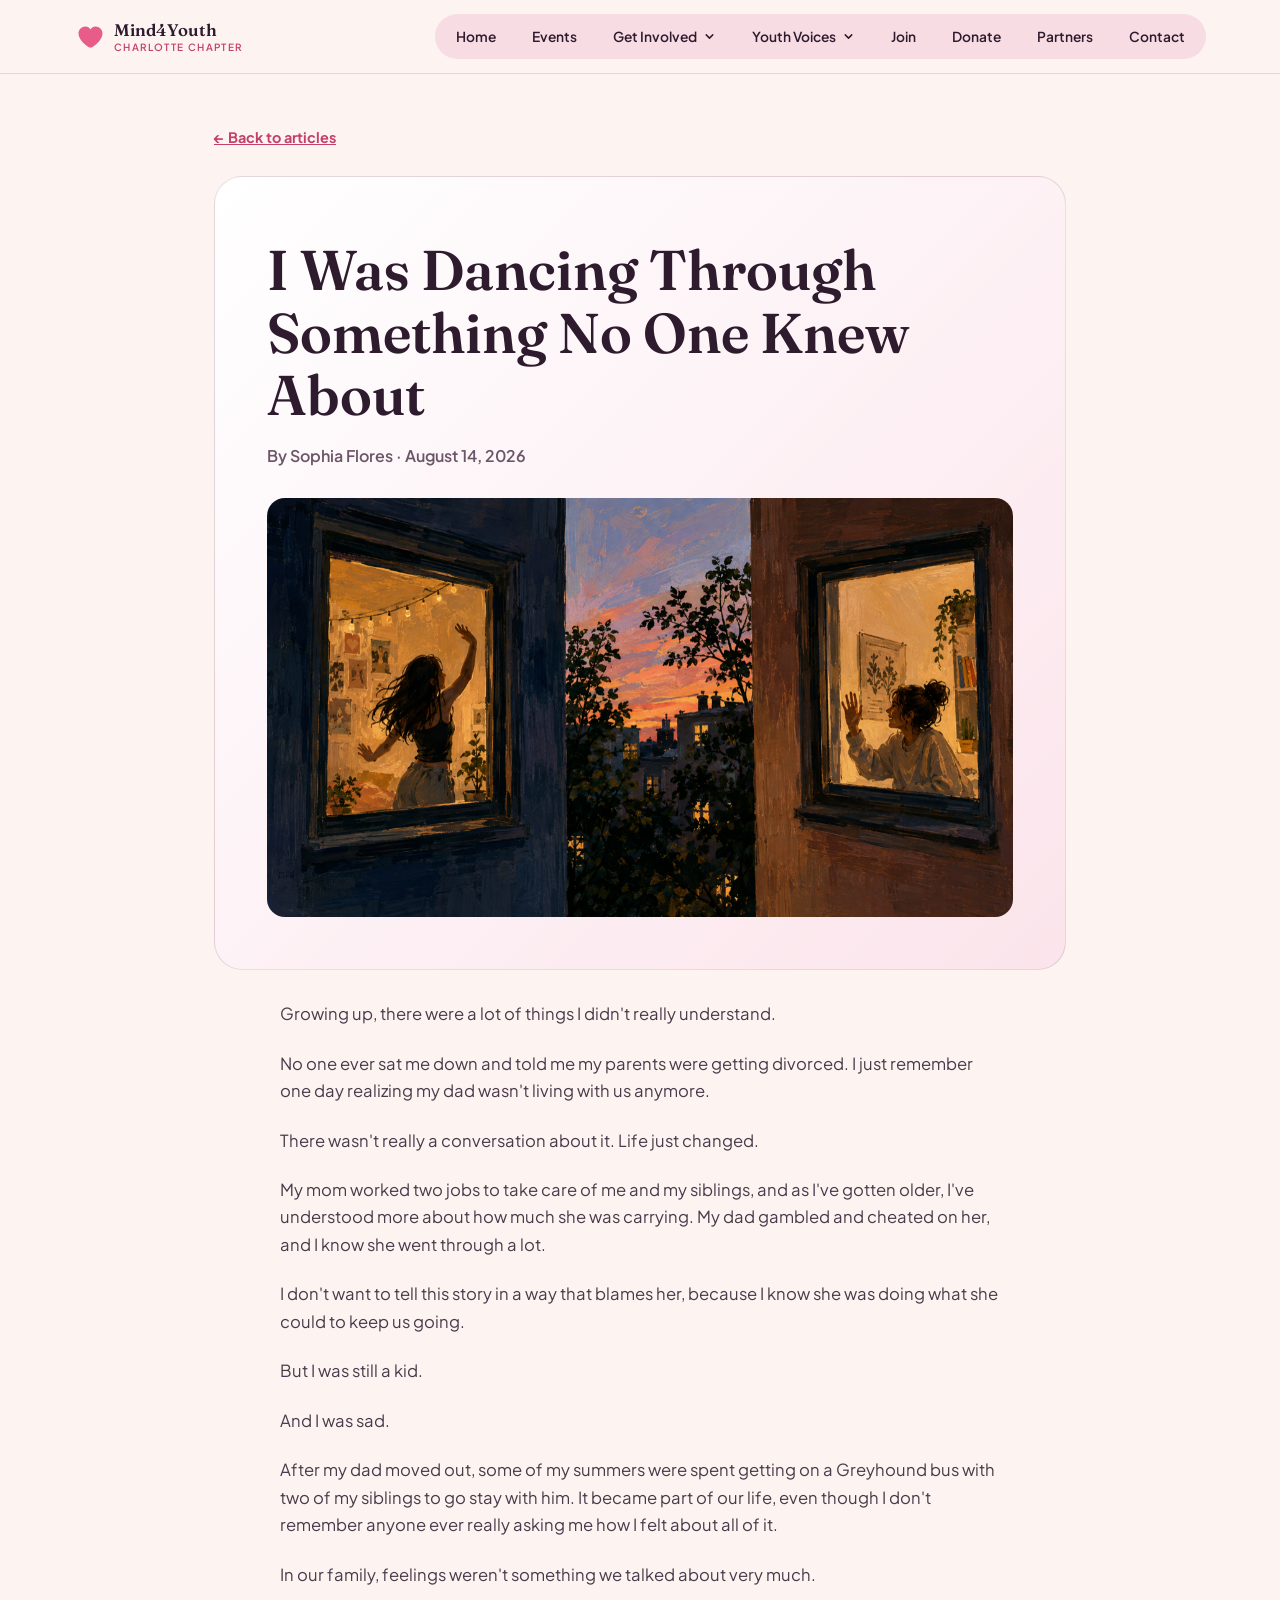
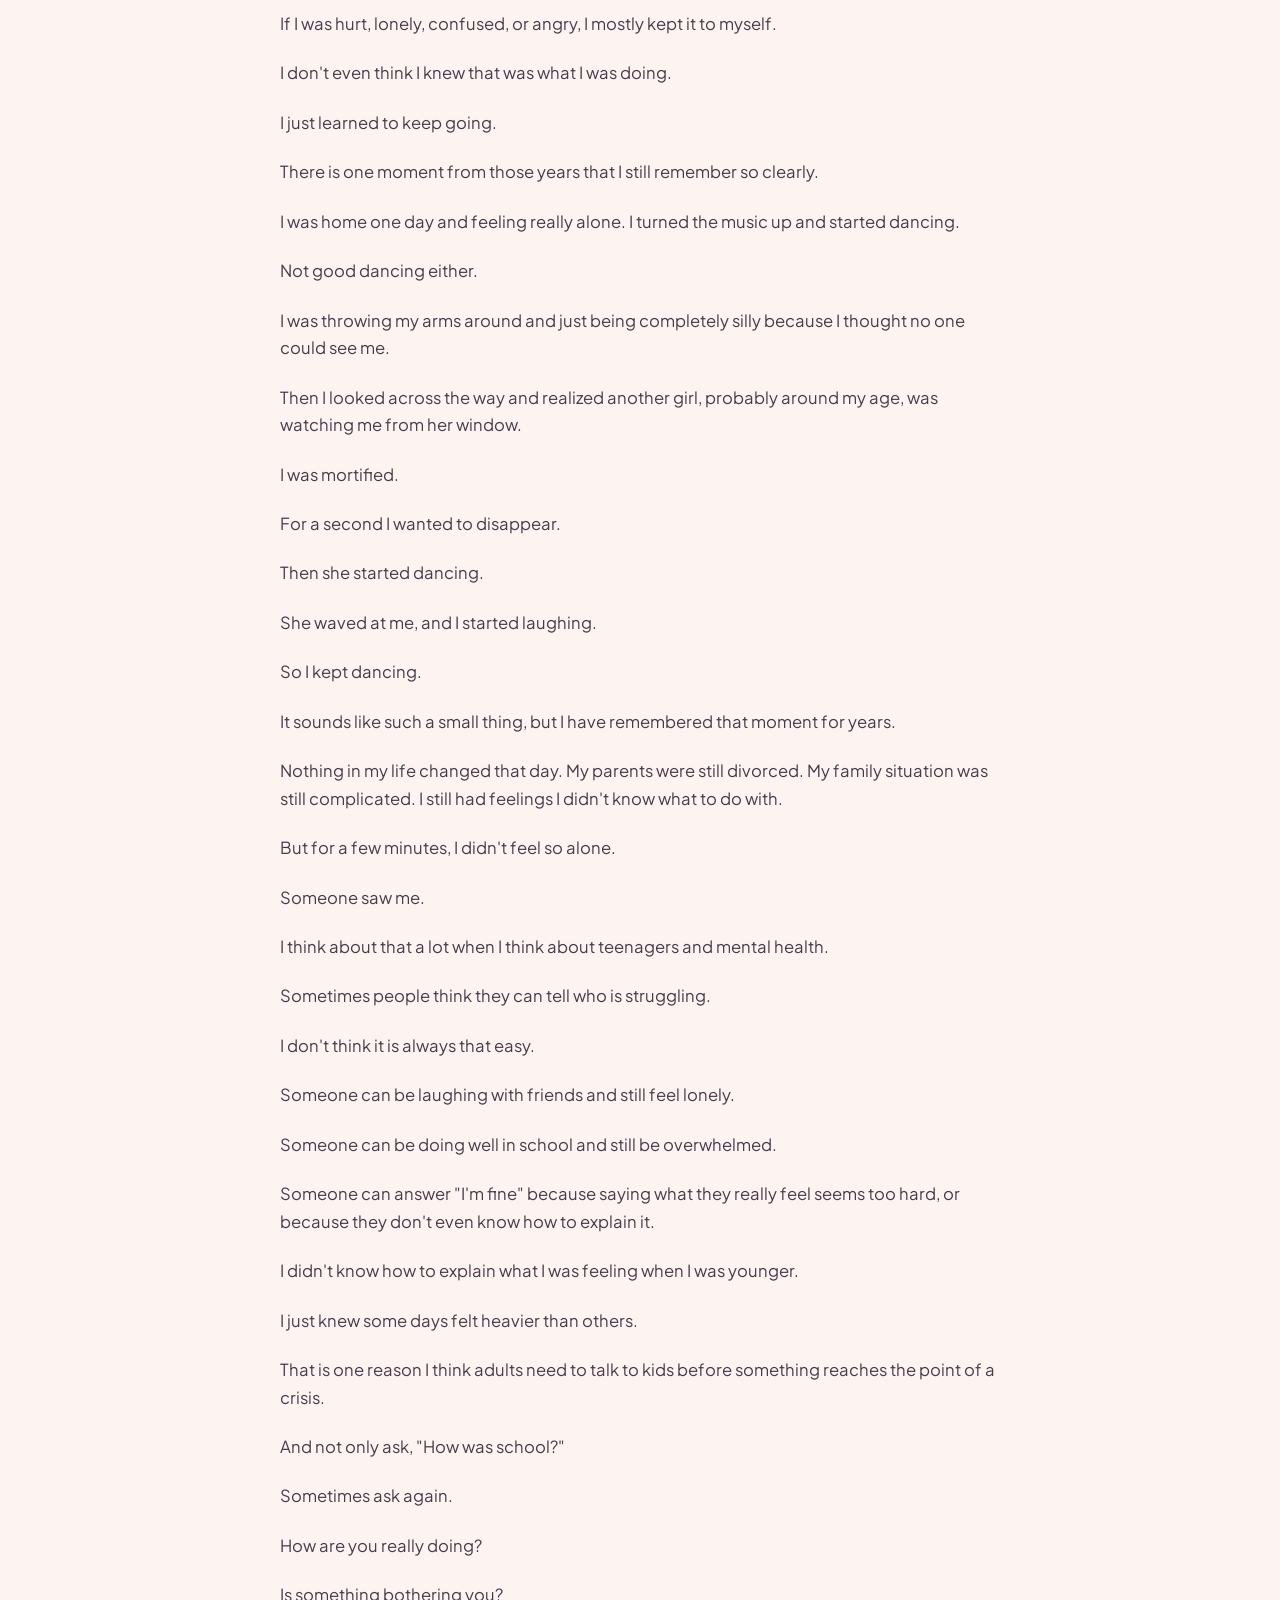
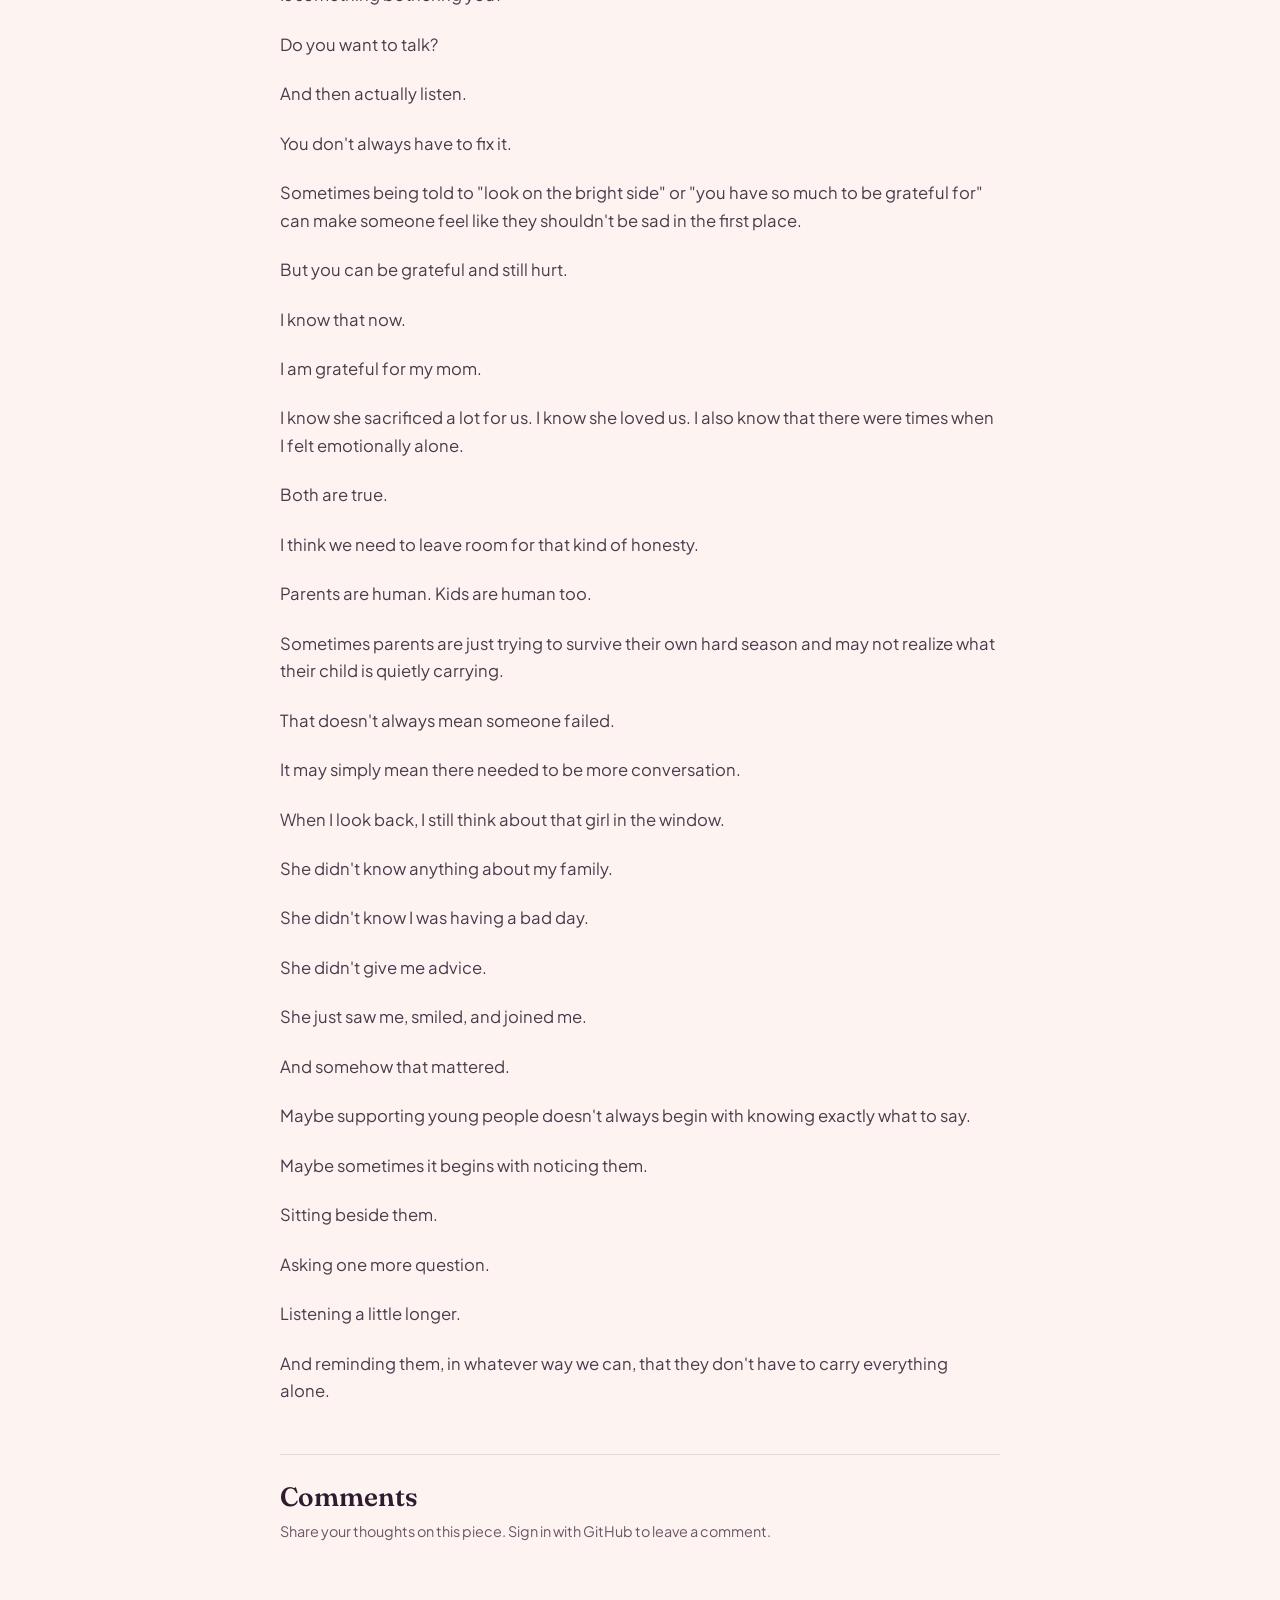
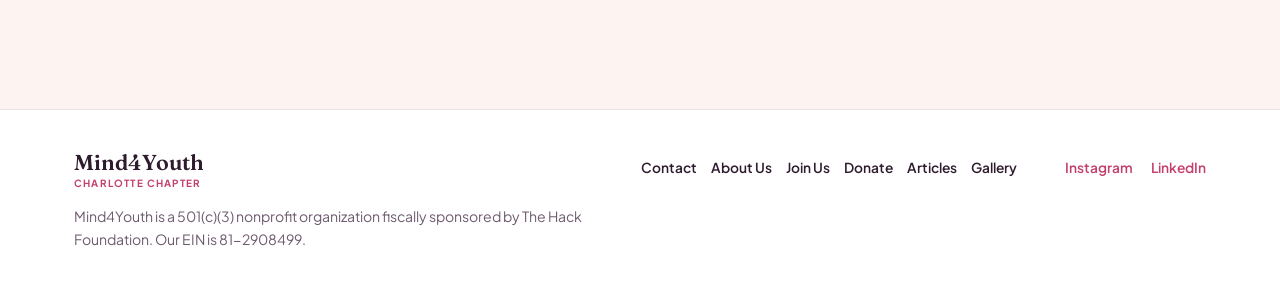
<file: i-was-dancing-through-something.html>
<!DOCTYPE html>
<html lang="en">
<head>
<meta charset="UTF-8">
<meta name="viewport" content="width=device-width, initial-scale=1.0">
<link rel="icon" type="image/png" sizes="192x192" href="assets/favicon.png">
<title>I Was Dancing Through Something No One Knew About — Mind4Youth Charlotte</title>
<link rel="preconnect" href="https://fonts.googleapis.com">
<link rel="preconnect" href="https://fonts.gstatic.com" crossorigin>
<link href="https://fonts.googleapis.com/css2?family=Fraunces:ital,opsz,wght@0,9..144,300;0,9..144,500;0,9..144,600;0,9..144,700;1,9..144,500;1,9..144,600&family=Plus+Jakarta+Sans:wght@400;500;600;700;800&display=swap" rel="stylesheet">
<link rel="stylesheet" href="css/styles.css">
</head>
<body>
<header class="topbar"><div class="topbar-inner">
  <a href="index.html" class="brand"><svg width="30" height="30" viewBox="0 0 30 30" fill="none" aria-hidden="true"><path d="M15 25.5s-10.5-6.4-10.5-13.9C4.5 7.4 7.8 4.5 11.3 4.5c2.3 0 4.2 1.2 5.2 3 1-1.8 2.9-3 5.2-3 3.5 0 6.8 2.9 6.8 7.1 0 7.5-10.5 13.9-10.5 13.9z" fill="#E85C8A"/></svg><span>Mind4Youth<span class="sub">Charlotte Chapter</span></span></a>
  <button class="nav-toggle" id="navToggle" aria-label="Toggle menu" aria-expanded="false"><svg width="20" height="20" viewBox="0 0 20 20" fill="none" aria-hidden="true"><path d="M2 5h16M2 10h16M2 15h16" stroke="#2E1B2E" stroke-width="1.8" stroke-linecap="round"/></svg></button>
  <nav class="pillnav" id="pillnav">
    <a href="index.html">Home</a><a href="events.html">Events</a>
    <div class="nav-menu"><button class="nav-dropdown-toggle" type="button" aria-expanded="false">Get Involved <svg viewBox="0 0 16 16" fill="none" aria-hidden="true"><path d="m4 6 4 4 4-4" stroke="currentColor" stroke-width="1.8" stroke-linecap="round" stroke-linejoin="round"/></svg></button><div class="nav-dropdown"><a href="submit.html">Submit an Article</a><a href="submit-art.html">Submit an Art Piece</a></div></div>
    <div class="nav-menu"><button class="nav-dropdown-toggle" type="button" aria-expanded="false">Youth Voices <svg viewBox="0 0 16 16" fill="none" aria-hidden="true"><path d="m4 6 4 4 4-4" stroke="currentColor" stroke-width="1.8" stroke-linecap="round" stroke-linejoin="round"/></svg></button><div class="nav-dropdown"><a href="articles.html" class="active">Articles</a><a href="gallery.html">Gallery</a></div></div>
    <a href="join.html">Join</a><a href="donate.html">Donate</a><a href="partners.html">Partners</a><a href="contact.html">Contact</a>
  </nav>
</div></header>

<main>
  <article class="article-page wrap">
    <a class="article-back" href="articles.html">← Back to articles</a>
    <header class="article-page-header">
      <h1>I Was Dancing Through Something No One Knew About</h1>
      <p class="article-byline">By Sophia Flores · <time datetime="2026-08-14">August 14, 2026</time></p>
      <figure class="article-cover">
        <img src="assets/i-was-dancing-through-something-cover.png" alt="Two girls waving to each other from apartment windows at sunset">
      </figure>
    </header>
    <div class="article-body">
      <p>Growing up, there were a lot of things I didn't really understand.</p>
      <p>No one ever sat me down and told me my parents were getting divorced. I just remember one day realizing my dad wasn't living with us anymore.</p>
      <p>There wasn't really a conversation about it. Life just changed.</p>
      <p>My mom worked two jobs to take care of me and my siblings, and as I've gotten older, I've understood more about how much she was carrying. My dad gambled and cheated on her, and I know she went through a lot.</p>
      <p>I don't want to tell this story in a way that blames her, because I know she was doing what she could to keep us going.</p>
      <p>But I was still a kid.</p>
      <p>And I was sad.</p>
      <p>After my dad moved out, some of my summers were spent getting on a Greyhound bus with two of my siblings to go stay with him. It became part of our life, even though I don't remember anyone ever really asking me how I felt about all of it.</p>
      <p>In our family, feelings weren't something we talked about very much.</p>
      <p>If I was hurt, lonely, confused, or angry, I mostly kept it to myself.</p>
      <p>I don't even think I knew that was what I was doing.</p>
      <p>I just learned to keep going.</p>
      <p>There is one moment from those years that I still remember so clearly.</p>
      <p>I was home one day and feeling really alone. I turned the music up and started dancing.</p>
      <p>Not good dancing either.</p>
      <p>I was throwing my arms around and just being completely silly because I thought no one could see me.</p>
      <p>Then I looked across the way and realized another girl, probably around my age, was watching me from her window.</p>
      <p>I was mortified.</p>
      <p>For a second I wanted to disappear.</p>
      <p>Then she started dancing.</p>
      <p>She waved at me, and I started laughing.</p>
      <p>So I kept dancing.</p>
      <p>It sounds like such a small thing, but I have remembered that moment for years.</p>
      <p>Nothing in my life changed that day. My parents were still divorced. My family situation was still complicated. I still had feelings I didn't know what to do with.</p>
      <p>But for a few minutes, I didn't feel so alone.</p>
      <p>Someone saw me.</p>
      <p>I think about that a lot when I think about teenagers and mental health.</p>
      <p>Sometimes people think they can tell who is struggling.</p>
      <p>I don't think it is always that easy.</p>
      <p>Someone can be laughing with friends and still feel lonely.</p>
      <p>Someone can be doing well in school and still be overwhelmed.</p>
      <p>Someone can answer "I'm fine" because saying what they really feel seems too hard, or because they don't even know how to explain it.</p>
      <p>I didn't know how to explain what I was feeling when I was younger.</p>
      <p>I just knew some days felt heavier than others.</p>
      <p>That is one reason I think adults need to talk to kids before something reaches the point of a crisis.</p>
      <p>And not only ask, "How was school?"</p>
      <p>Sometimes ask again.</p>
      <p>How are you really doing?</p>
      <p>Is something bothering you?</p>
      <p>Do you want to talk?</p>
      <p>And then actually listen.</p>
      <p>You don't always have to fix it.</p>
      <p>Sometimes being told to "look on the bright side" or "you have so much to be grateful for" can make someone feel like they shouldn't be sad in the first place.</p>
      <p>But you can be grateful and still hurt.</p>
      <p>I know that now.</p>
      <p>I am grateful for my mom.</p>
      <p>I know she sacrificed a lot for us. I know she loved us. I also know that there were times when I felt emotionally alone.</p>
      <p>Both are true.</p>
      <p>I think we need to leave room for that kind of honesty.</p>
      <p>Parents are human. Kids are human too.</p>
      <p>Sometimes parents are just trying to survive their own hard season and may not realize what their child is quietly carrying.</p>
      <p>That doesn't always mean someone failed.</p>
      <p>It may simply mean there needed to be more conversation.</p>
      <p>When I look back, I still think about that girl in the window.</p>
      <p>She didn't know anything about my family.</p>
      <p>She didn't know I was having a bad day.</p>
      <p>She didn't give me advice.</p>
      <p>She just saw me, smiled, and joined me.</p>
      <p>And somehow that mattered.</p>
      <p>Maybe supporting young people doesn't always begin with knowing exactly what to say.</p>
      <p>Maybe sometimes it begins with noticing them.</p>
      <p>Sitting beside them.</p>
      <p>Asking one more question.</p>
      <p>Listening a little longer.</p>
      <p>And reminding them, in whatever way we can, that they don't have to carry everything alone.</p>
    </div>
  </article>
</main>

<footer class="site-footer"><div class="wrap footer-grid"><div class="footer-about"><a class="footer-brand" href="index.html">Mind4Youth <span>Charlotte Chapter</span></a><p>Mind4Youth is a 501(c)(3) nonprofit organization fiscally sponsored by The Hack Foundation. Our EIN is 81-2908499.</p></div><div class="footer-links"><a href="contact.html">Contact</a><a href="index.html#about">About Us</a><a href="join.html">Join Us</a><a href="donate.html">Donate</a><a href="articles.html">Articles</a><a href="gallery.html">Gallery</a></div><div class="footer-social"><a href="https://www.instagram.com/mind4youth.charlottenc/" target="_blank" rel="noopener">Instagram</a><a href="https://www.linkedin.com/company/mind4youth-charlotte-chapter/" target="_blank" rel="noopener">LinkedIn</a></div></div></footer>
<script src="js/script.js" defer></script>
</body>
</html>
</file>
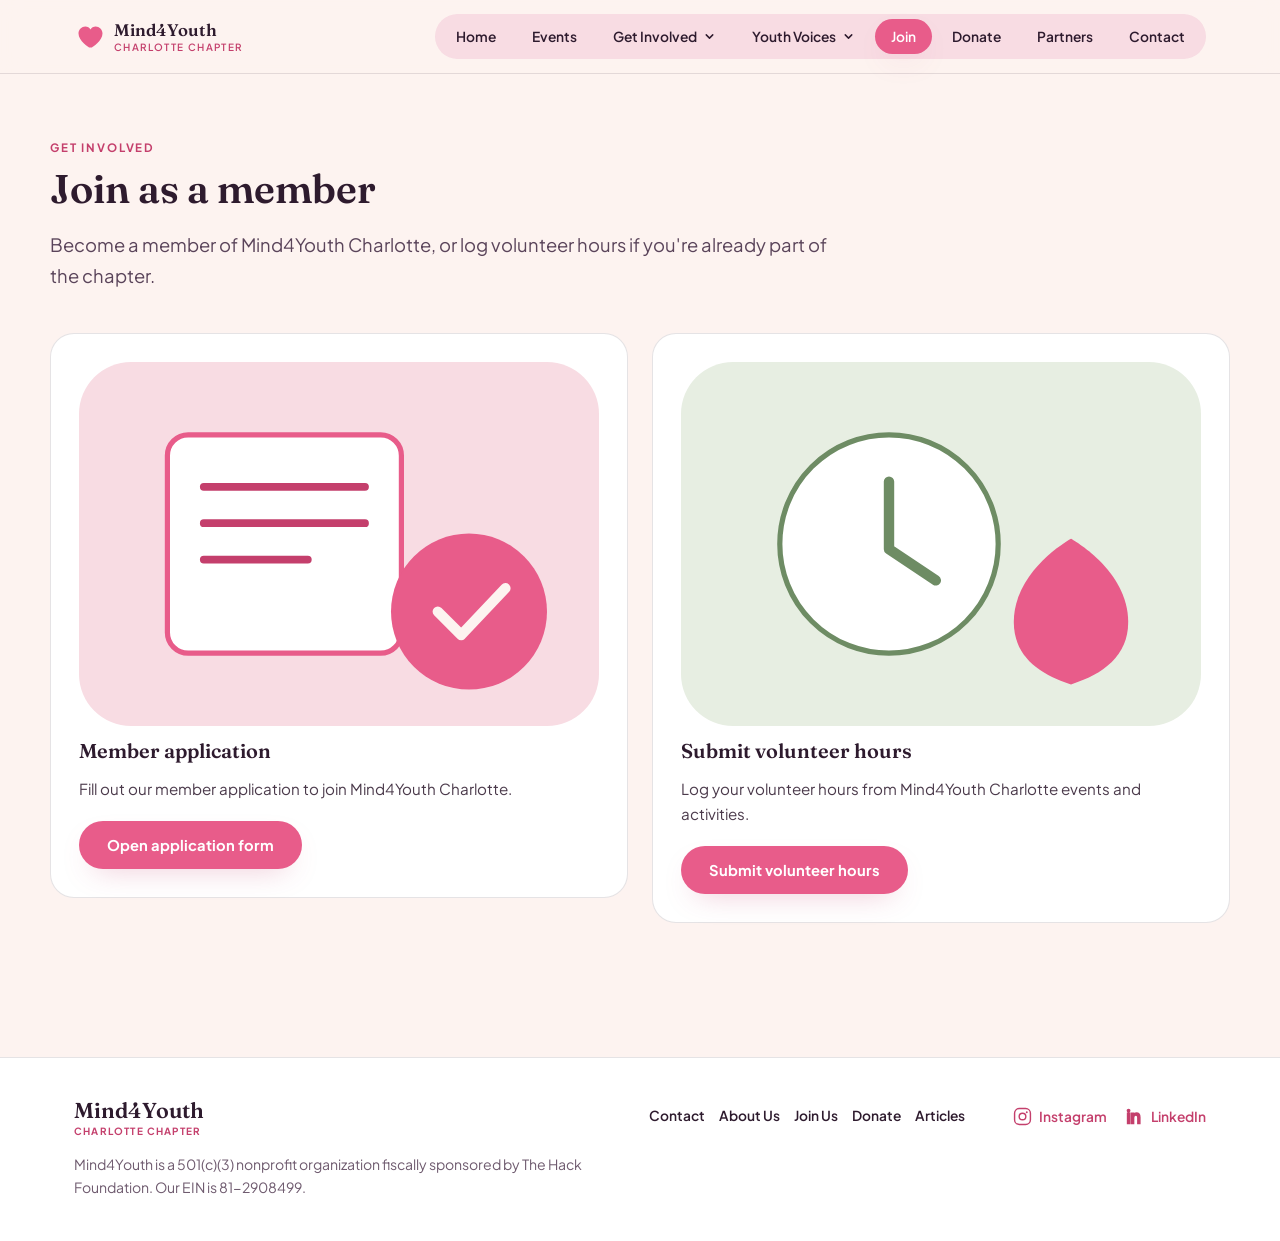
<file: join.html>
<!DOCTYPE html>
<html lang="en">
<head>
<meta charset="UTF-8">
<meta name="viewport" content="width=device-width, initial-scale=1.0">
<link rel="icon" type="image/png" sizes="192x192" href="assets/favicon.png">
<title>Join — Mind4Youth Charlotte</title>
<link rel="preconnect" href="https://fonts.googleapis.com">
<link rel="preconnect" href="https://fonts.gstatic.com" crossorigin>
<link href="https://fonts.googleapis.com/css2?family=Fraunces:ital,opsz,wght@0,9..144,300;0,9..144,500;0,9..144,600;0,9..144,700;1,9..144,500;1,9..144,600&family=Plus+Jakarta+Sans:wght@400;500;600;700;800&display=swap" rel="stylesheet">
<link rel="stylesheet" href="css/styles.css">
</head>
<body>

<header class="topbar">
  <div class="topbar-inner">
    <a href="index.html" class="brand">
      <svg width="30" height="30" viewBox="0 0 30 30" fill="none"><path d="M15 25.5s-10.5-6.4-10.5-13.9C4.5 7.4 7.8 4.5 11.3 4.5c2.3 0 4.2 1.2 5.2 3 1-1.8 2.9-3 5.2-3 3.5 0 6.8 2.9 6.8 7.1 0 7.5-10.5 13.9-10.5 13.9z" fill="#E85C8A"/></svg>
      <span>Mind4Youth<span class="sub">Charlotte Chapter</span></span>
    </a>
    <button class="nav-toggle" id="navToggle" aria-label="Toggle menu" aria-expanded="false">
      <svg width="20" height="20" viewBox="0 0 20 20" fill="none"><path d="M2 5h16M2 10h16M2 15h16" stroke="#2E1B2E" stroke-width="1.8" stroke-linecap="round"/></svg>
    </button>
    <nav class="pillnav" id="pillnav">
      <a href="index.html">Home</a>
      <a href="events.html">Events</a>
      <div class="nav-menu"><button class="nav-dropdown-toggle" type="button" aria-expanded="false">Get Involved <svg viewBox="0 0 16 16" fill="none" aria-hidden="true"><path d="m4 6 4 4 4-4" stroke="currentColor" stroke-width="1.8" stroke-linecap="round" stroke-linejoin="round"/></svg></button><div class="nav-dropdown"><a href="submit.html">Submit an Article</a><a href="submit-art.html">Submit an Art Piece</a></div></div>
      <div class="nav-menu"><button class="nav-dropdown-toggle" type="button" aria-expanded="false">Youth Voices <svg viewBox="0 0 16 16" fill="none" aria-hidden="true"><path d="m4 6 4 4 4-4" stroke="currentColor" stroke-width="1.8" stroke-linecap="round" stroke-linejoin="round"/></svg></button><div class="nav-dropdown"><a href="articles.html">Articles</a><a href="gallery.html">Gallery</a></div></div>
      <a href="join.html" class="active">Join</a>
      <a href="donate.html">Donate</a>
      <a href="partners.html">Partners</a>
      <a href="contact.html">Contact</a>
    </nav>
  </div>
</header>

<main>
<section class="page active" id="page-join">
<div class="block wrap">
    <p class="eyebrow">Get involved</p>
    <h2>Join as a member</h2>
    <p class="lede">Become a member of Mind4Youth Charlotte, or log volunteer hours if you're already part of the chapter.</p>

    <div style="height:24px;"></div>
    <div class="grid-2" style="align-items:start;">

      <div class="action-card">
        <div class="action-art">
          <svg viewBox="0 0 200 140" fill="none" width="100%" height="100%">
            <rect x="0" y="0" width="200" height="140" rx="20" fill="#F8DCE3"/>
            <rect x="34" y="28" width="90" height="84" rx="8" fill="#FFFFFF" stroke="#E85C8A" stroke-width="2"/>
            <path d="M48 48h62M48 62h62M48 76h40" stroke="#C43F6C" stroke-width="3" stroke-linecap="round"/>
            <circle cx="150" cy="96" r="30" fill="#E85C8A"/>
            <path d="M138 96l9 9 17-18" stroke="#FDF3F0" stroke-width="4" stroke-linecap="round" stroke-linejoin="round" fill="none"/>
          </svg>
        </div>
        <h3>Member application</h3>
        <p>Fill out our member application to join Mind4Youth Charlotte.</p>
        <a class="btn btn-primary" href="https://docs.google.com/forms/d/1z8fRWFiSXl0PNX_Y8yUKEcHSvF1uM4YxdrPzAO16UWo/viewform?edit_requested=true" target="_blank" rel="noopener">Open application form</a>
      </div>

      <div class="action-card">
        <div class="action-art">
          <svg viewBox="0 0 200 140" fill="none" width="100%" height="100%">
            <rect x="0" y="0" width="200" height="140" rx="20" fill="#E7EEE2"/>
            <circle cx="80" cy="70" r="42" fill="#FFFFFF" stroke="#6E8C64" stroke-width="2"/>
            <path d="M80 46v26l18 12" stroke="#6E8C64" stroke-width="4" stroke-linecap="round" stroke-linejoin="round" fill="none"/>
            <path d="M150 68S128 80 128 100c0 13 9.5 20 22 24 12.5-4 22-11 22-24 0-20-22-32-22-32z" fill="#E85C8A"/>
          </svg>
        </div>
        <h3>Submit volunteer hours</h3>
        <p>Log your volunteer hours from Mind4Youth Charlotte events and activities.</p>
        <a class="btn btn-primary" href="https://docs.google.com/forms/d/1tWoAgc1cWsMN3CWQ5Nmx8MqD48LoH_85jPpXtICbu2I/viewform?edit_requested=true" target="_blank" rel="noopener">Submit volunteer hours</a>
      </div>

    </div>
  </div>
</section>
</main>

<footer class="site-footer">
  <div class="wrap footer-grid">
    <div class="footer-about"><a class="footer-brand" href="index.html">Mind4Youth <span>Charlotte Chapter</span></a><p>Mind4Youth is a 501(c)(3) nonprofit organization fiscally sponsored by The Hack Foundation. Our EIN is 81-2908499.</p></div>
    <div class="footer-links"><a href="contact.html">Contact</a><a href="index.html#about">About Us</a><a href="join.html">Join Us</a><a href="donate.html">Donate</a><a href="articles.html">Articles</a></div>
    <div class="footer-social"><a href="https://www.instagram.com/mind4youth.charlottenc/" target="_blank" rel="noopener"><svg aria-hidden="true" viewBox="0 0 24 24" fill="none"><rect x="2" y="2" width="20" height="20" rx="6"/><circle cx="12" cy="12" r="4.2"/><circle cx="17.4" cy="6.6" r="1.2" fill="currentColor" stroke="none"/></svg>Instagram</a><a href="https://www.linkedin.com/company/mind4youth-charlotte-chapter/" target="_blank" rel="noopener"><svg aria-hidden="true" viewBox="0 0 24 24" fill="currentColor"><path d="M4.5 3A1.5 1.5 0 1 0 4.5 6a1.5 1.5 0 0 0 0-3ZM3.2 8h2.6v13H3.2zM8 8h2.5v1.8h.1c.5-1.1 1.8-2.2 3.8-2.2 2.8 0 4.4 1.8 4.4 5.2V21h-2.6v-7.8c0-2-.8-3.2-2.4-3.2-1.8 0-2.9 1.2-2.9 3.5V21H8z"/></svg>LinkedIn</a></div>
  </div>
</footer>

<script src="js/script.js" defer></script>
</body>
</html>
</file>
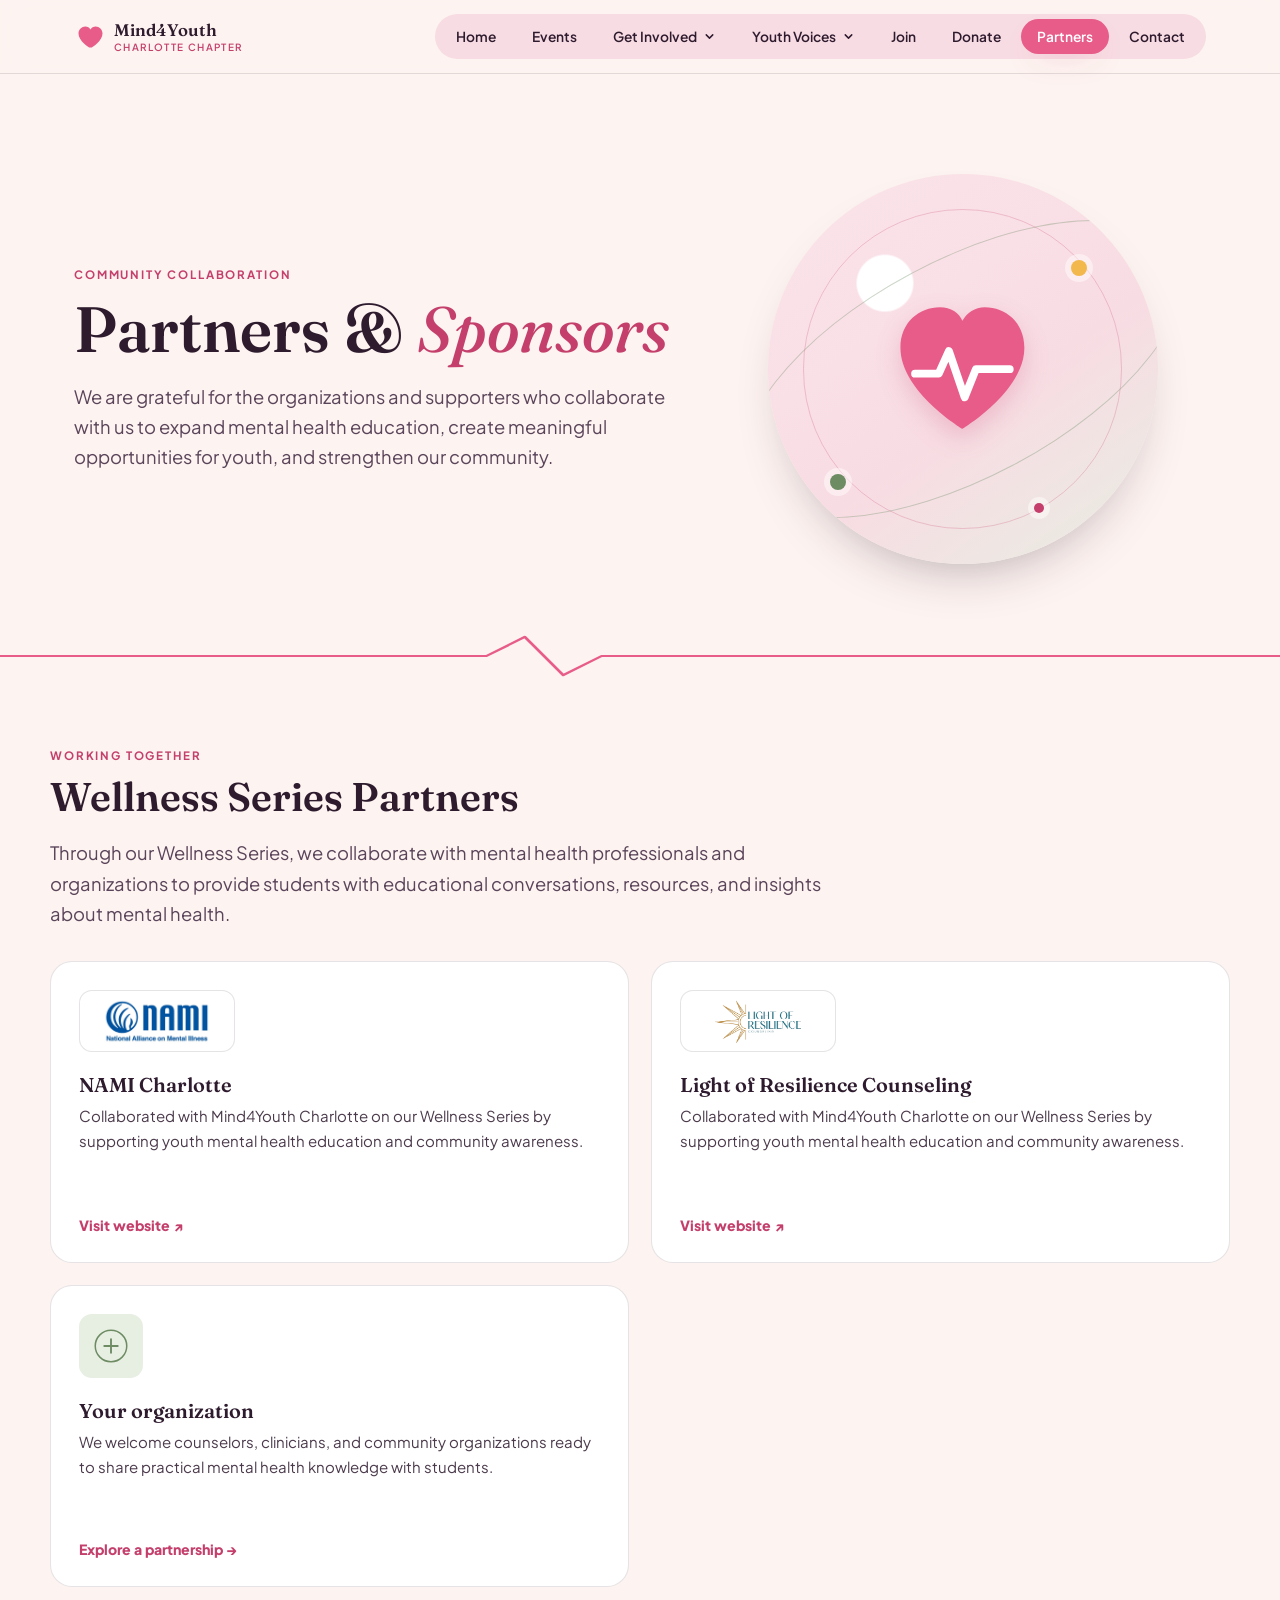
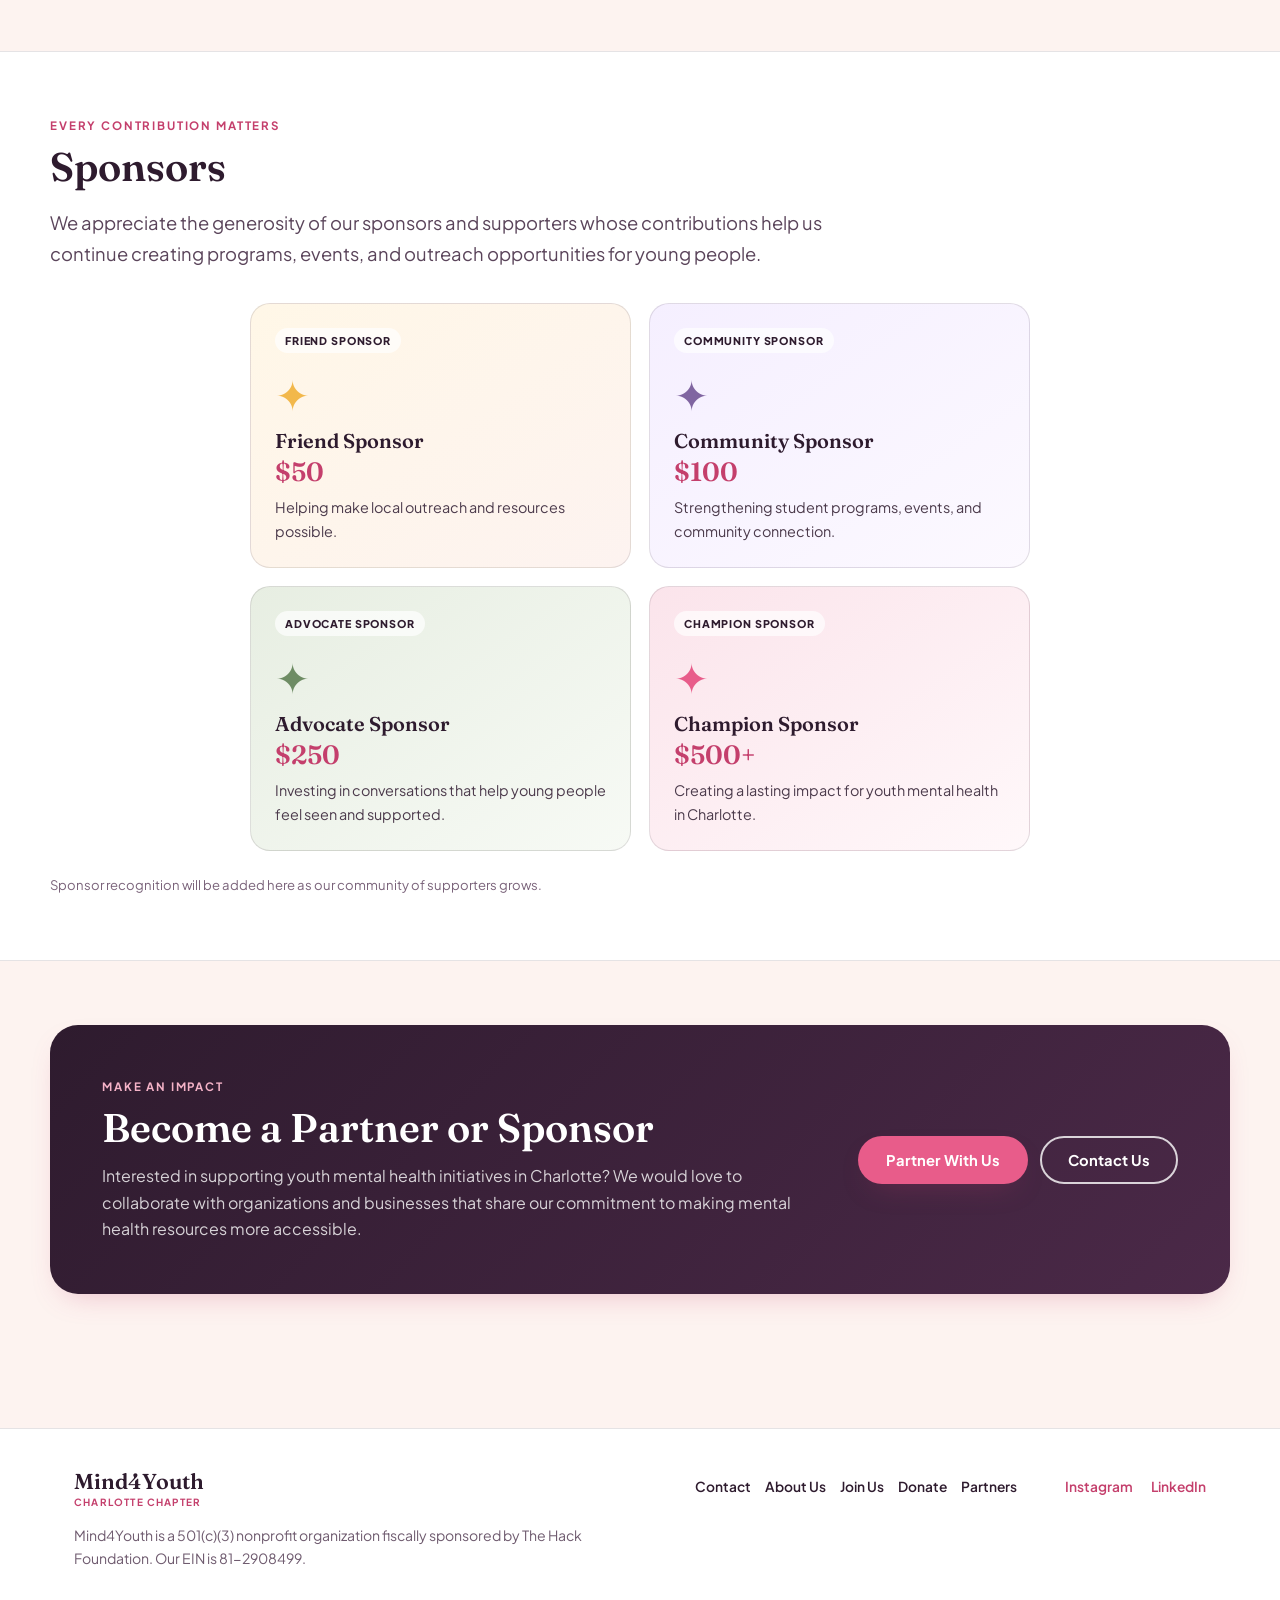
<file: partners.html>
<!DOCTYPE html>
<html lang="en">
<head>
<meta charset="UTF-8">
<meta name="viewport" content="width=device-width, initial-scale=1.0">
<link rel="icon" type="image/png" sizes="192x192" href="assets/favicon.png">
<title>Partners &amp; Sponsors — Mind4Youth Charlotte</title>
<link rel="preconnect" href="https://fonts.googleapis.com">
<link rel="preconnect" href="https://fonts.gstatic.com" crossorigin>
<link href="https://fonts.googleapis.com/css2?family=Fraunces:ital,opsz,wght@0,9..144,300;0,9..144,500;0,9..144,600;0,9..144,700;1,9..144,500;1,9..144,600&family=Plus+Jakarta+Sans:wght@400;500;600;700;800&display=swap" rel="stylesheet">
<link rel="stylesheet" href="css/styles.css">
</head>
<body>
<header class="topbar">
  <div class="topbar-inner">
    <a href="index.html" class="brand"><svg width="30" height="30" viewBox="0 0 30 30" fill="none" aria-hidden="true"><path d="M15 25.5s-10.5-6.4-10.5-13.9C4.5 7.4 7.8 4.5 11.3 4.5c2.3 0 4.2 1.2 5.2 3 1-1.8 2.9-3 5.2-3 3.5 0 6.8 2.9 6.8 7.1 0 7.5-10.5 13.9-10.5 13.9z" fill="#E85C8A"/></svg><span>Mind4Youth<span class="sub">Charlotte Chapter</span></span></a>
    <button class="nav-toggle" id="navToggle" aria-label="Toggle menu" aria-expanded="false"><svg width="20" height="20" viewBox="0 0 20 20" fill="none"><path d="M2 5h16M2 10h16M2 15h16" stroke="#2E1B2E" stroke-width="1.8" stroke-linecap="round"/></svg></button>
    <nav class="pillnav" id="pillnav">
      <a href="index.html">Home</a><a href="events.html">Events</a><div class="nav-menu"><button class="nav-dropdown-toggle" type="button" aria-expanded="false">Get Involved <svg viewBox="0 0 16 16" fill="none" aria-hidden="true"><path d="m4 6 4 4 4-4" stroke="currentColor" stroke-width="1.8" stroke-linecap="round" stroke-linejoin="round"/></svg></button><div class="nav-dropdown"><a href="submit.html">Submit an Article</a><a href="submit-art.html">Submit an Art Piece</a></div></div><div class="nav-menu"><button class="nav-dropdown-toggle" type="button" aria-expanded="false">Youth Voices <svg viewBox="0 0 16 16" fill="none" aria-hidden="true"><path d="m4 6 4 4 4-4" stroke="currentColor" stroke-width="1.8" stroke-linecap="round" stroke-linejoin="round"/></svg></button><div class="nav-dropdown"><a href="articles.html">Articles</a><a href="gallery.html">Gallery</a></div></div><a href="join.html">Join</a><a href="donate.html">Donate</a><a href="partners.html" class="active">Partners</a><a href="contact.html">Contact</a>
    </nav>
  </div>
</header>

<main>
  <section class="partners-hero wrap">
    <div class="partners-hero-copy">
      <p class="eyebrow">Community collaboration</p>
      <h1>Partners &amp; <em>Sponsors</em></h1>
      <p class="lede">We are grateful for the organizations and supporters who collaborate with us to expand mental health education, create meaningful opportunities for youth, and strengthen our community.</p>
    </div>
    <div class="partners-hero-art" aria-hidden="true">
      <div class="hero-orbit orbit-one"></div><div class="hero-orbit orbit-two"></div>
      <svg viewBox="0 0 180 160" fill="none"><path d="M90 133s-55-33-55-72C35 38 52 25 70 25c10 0 17 5 20 12 4-7 11-12 20-12 18 0 35 13 35 36 0 39-55 72-55 72Z" fill="#E85C8A"/><path d="M48 84h21l9-20 14 41 10-25h30" stroke="#fff" stroke-width="7" stroke-linecap="round" stroke-linejoin="round"/></svg>
      <span class="community-dot dot-one"></span><span class="community-dot dot-two"></span><span class="community-dot dot-three"></span>
    </div>
  </section>

  <div class="pulse-divider in-view" data-pulse><svg viewBox="0 0 1000 60" preserveAspectRatio="none"><path class="pulse-path" d="M0 30 H380 L410 8 L440 52 L470 30 H1000"/></svg></div>

  <section class="block wrap partners-section">
    <p class="eyebrow">Working together</p>
    <h2>Wellness Series Partners</h2>
    <p class="lede">Through our Wellness Series, we collaborate with mental health professionals and organizations to provide students with educational conversations, resources, and insights about mental health.</p>
    <div class="partner-grid">
      <article class="partner-card">
        <div class="partner-logo partner-logo-image"><img src="assets/nami-logo.png" alt="NAMI Charlotte"></div>
        <div><h3>NAMI Charlotte</h3><p>Collaborated with Mind4Youth Charlotte on our Wellness Series by supporting youth mental health education and community awareness.</p></div>
        <a class="text-link" href="https://namicharlotte.org/" target="_blank" rel="noopener">Visit website <span aria-hidden="true">↗</span></a>
      </article>
      <article class="partner-card">
        <div class="partner-logo partner-logo-image"><img src="assets/lightofresilience.png" alt="Light of Resilience Counseling"></div>
        <div><h3>Light of Resilience Counseling</h3><p>Collaborated with Mind4Youth Charlotte on our Wellness Series by supporting youth mental health education and community awareness.</p></div>
        <a class="text-link" href="https://www.lightofresilience.com/" target="_blank" rel="noopener">Visit website <span aria-hidden="true">↗</span></a>
      </article>
      <article class="partner-card partner-invite">
        <div class="partner-logo invite-mark" aria-hidden="true"><svg viewBox="0 0 48 48" fill="none"><circle cx="24" cy="24" r="21" stroke="currentColor" stroke-width="2"/><path d="M24 15v18M15 24h18" stroke="currentColor" stroke-width="2.5" stroke-linecap="round"/></svg></div>
        <div><h3>Your organization</h3><p>We welcome counselors, clinicians, and community organizations ready to share practical mental health knowledge with students.</p></div>
        <a class="text-link" href="contact.html">Explore a partnership <span aria-hidden="true">→</span></a>
      </article>
    </div>
  </section>

  <section class="sponsors-band">
    <div class="wrap block">
      <p class="eyebrow">Every contribution matters</p>
      <h2>Sponsors</h2>
      <p class="lede">We appreciate the generosity of our sponsors and supporters whose contributions help us continue creating programs, events, and outreach opportunities for young people.</p>
      <div class="sponsor-tiers">
        <article class="sponsor-tier friend-tier"><span class="tier-label">Friend Sponsor</span><div class="tier-icon" aria-hidden="true">✦</div><h3>Friend Sponsor</h3><span class="tier-price">$50</span><p>Helping make local outreach and resources possible.</p></article>
        <article class="sponsor-tier community-tier"><span class="tier-label">Community Sponsor</span><div class="tier-icon" aria-hidden="true">✦</div><h3>Community Sponsor</h3><span class="tier-price">$100</span><p>Strengthening student programs, events, and community connection.</p></article>
        <article class="sponsor-tier advocate-tier"><span class="tier-label">Advocate Sponsor</span><div class="tier-icon" aria-hidden="true">✦</div><h3>Advocate Sponsor</h3><span class="tier-price">$250</span><p>Investing in conversations that help young people feel seen and supported.</p></article>
        <article class="sponsor-tier champion-tier"><span class="tier-label">Champion Sponsor</span><div class="tier-icon" aria-hidden="true">✦</div><h3>Champion Sponsor</h3><span class="tier-price">$500+</span><p>Creating a lasting impact for youth mental health in Charlotte.</p></article>
      </div>
      <p class="sponsor-note">Sponsor recognition will be added here as our community of supporters grows.</p>
    </div>
  </section>

  <section class="wrap block">
    <div class="partner-cta">
      <div><p class="eyebrow">Make an impact</p><h2>Become a Partner or Sponsor</h2><p>Interested in supporting youth mental health initiatives in Charlotte? We would love to collaborate with organizations and businesses that share our commitment to making mental health resources more accessible.</p></div>
      <div class="hero-actions"><a class="btn btn-primary" href="https://drive.google.com/file/d/1OIt9AJnZ6YszvBeoKTbBE4t-cKsmyuAo/view?usp=sharing" target="_blank" rel="noopener">Partner With Us</a><a class="btn btn-ghost" href="contact.html">Contact Us</a></div>
    </div>
  </section>
</main>

<footer class="site-footer"><div class="wrap footer-grid"><div class="footer-about"><a class="footer-brand" href="index.html">Mind4Youth <span>Charlotte Chapter</span></a><p>Mind4Youth is a 501(c)(3) nonprofit organization fiscally sponsored by The Hack Foundation. Our EIN is 81-2908499.</p></div><div class="footer-links"><a href="contact.html">Contact</a><a href="index.html#about">About Us</a><a href="join.html">Join Us</a><a href="donate.html">Donate</a><a href="partners.html">Partners</a></div><div class="footer-social"><a href="https://www.instagram.com/mind4youth.charlottenc/" target="_blank" rel="noopener">Instagram</a><a href="https://www.linkedin.com/company/mind4youth-charlotte-chapter/" target="_blank" rel="noopener">LinkedIn</a></div></div></footer>
<script src="js/script.js" defer></script>
</body>
</html>
</file>
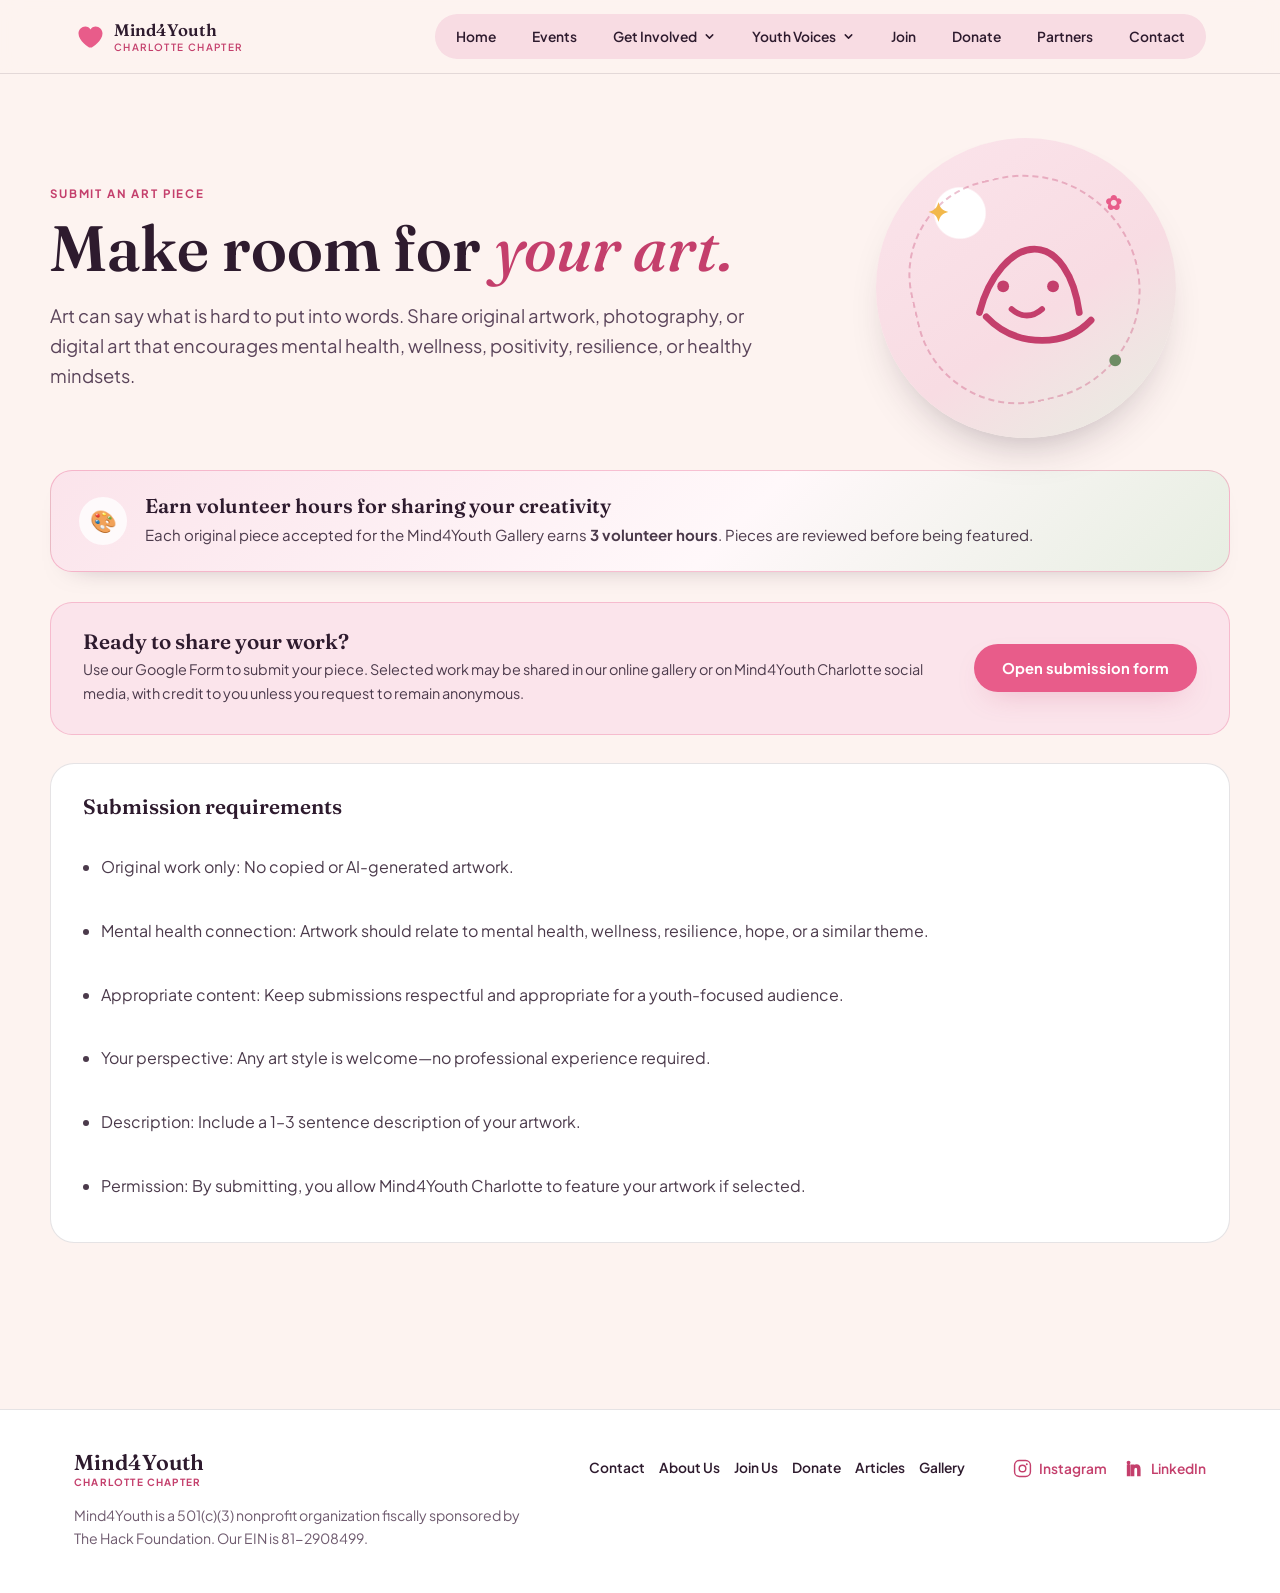
<file: submit-art.html>
<!DOCTYPE html>
<html lang="en">
<head>
<meta charset="UTF-8">
<meta name="viewport" content="width=device-width, initial-scale=1.0">
<link rel="icon" type="image/png" sizes="192x192" href="assets/favicon.png">
<title>Submit an Art Piece — Mind4Youth Charlotte</title>
<link rel="preconnect" href="https://fonts.googleapis.com">
<link rel="preconnect" href="https://fonts.gstatic.com" crossorigin>
<link href="https://fonts.googleapis.com/css2?family=Fraunces:ital,opsz,wght@0,9..144,300;0,9..144,500;0,9..144,600;0,9..144,700;1,9..144,500;1,9..144,600&family=Plus+Jakarta+Sans:wght@400;500;600;700;800&display=swap" rel="stylesheet">
<link rel="stylesheet" href="css/styles.css">
</head>
<body>

<header class="topbar">
  <div class="topbar-inner">
    <a href="index.html" class="brand">
      <svg width="30" height="30" viewBox="0 0 30 30" fill="none" aria-hidden="true"><path d="M15 25.5s-10.5-6.4-10.5-13.9C4.5 7.4 7.8 4.5 11.3 4.5c2.3 0 4.2 1.2 5.2 3 1-1.8 2.9-3 5.2-3 3.5 0 6.8 2.9 6.8 7.1 0 7.5-10.5 13.9-10.5 13.9z" fill="#E85C8A"/></svg>
      <span>Mind4Youth<span class="sub">Charlotte Chapter</span></span>
    </a>
    <button class="nav-toggle" id="navToggle" aria-label="Toggle menu" aria-expanded="false">
      <svg width="20" height="20" viewBox="0 0 20 20" fill="none" aria-hidden="true"><path d="M2 5h16M2 10h16M2 15h16" stroke="#2E1B2E" stroke-width="1.8" stroke-linecap="round"/></svg>
    </button>
    <nav class="pillnav" id="pillnav">
      <a href="index.html">Home</a>
      <a href="events.html">Events</a>
      <div class="nav-menu"><button class="nav-dropdown-toggle" type="button" aria-expanded="false">Get Involved <svg viewBox="0 0 16 16" fill="none" aria-hidden="true"><path d="m4 6 4 4 4-4" stroke="currentColor" stroke-width="1.8" stroke-linecap="round" stroke-linejoin="round"/></svg></button><div class="nav-dropdown"><a href="submit.html">Submit an Article</a><a href="submit-art.html" class="active">Submit an Art Piece</a></div></div>
      <div class="nav-menu"><button class="nav-dropdown-toggle" type="button" aria-expanded="false">Youth Voices <svg viewBox="0 0 16 16" fill="none" aria-hidden="true"><path d="m4 6 4 4 4-4" stroke="currentColor" stroke-width="1.8" stroke-linecap="round" stroke-linejoin="round"/></svg></button><div class="nav-dropdown"><a href="articles.html">Articles</a><a href="gallery.html">Gallery</a></div></div>
      <a href="join.html">Join</a>
      <a href="donate.html">Donate</a>
      <a href="partners.html">Partners</a>
      <a href="contact.html">Contact</a>
    </nav>
  </div>
</header>

<main>
  <section class="page active" id="page-submit-art">
    <div class="block wrap">
      <div class="gallery-intro">
        <div>
          <p class="eyebrow">Submit an art piece</p>
          <h1>Make room for <em>your art.</em></h1>
          <p class="lede">Art can say what is hard to put into words. Share original artwork, photography, or digital art that encourages mental health, wellness, positivity, resilience, or healthy mindsets.</p>
        </div>
        <div class="gallery-hero-art" aria-hidden="true">
          <span class="art-spark spark-one">✦</span><span class="art-spark spark-two">✿</span><span class="art-spark spark-three">●</span>
          <svg viewBox="0 0 220 220" fill="none"><path d="M55 139c11-44 39-75 65-75 27 0 47 31 53 75" stroke="currentColor" stroke-width="8" stroke-linecap="round"/><path d="M63 144c18 19 40 28 66 28 24 0 43-8 58-24" stroke="currentColor" stroke-width="8" stroke-linecap="round"/><circle cx="83" cy="108" r="7" fill="currentColor"/><circle cx="142" cy="108" r="7" fill="currentColor"/><path d="M93 135c11 10 25 10 36 0" stroke="currentColor" stroke-width="7" stroke-linecap="round"/></svg>
        </div>
      </div>

      <aside class="service-hours-callout gallery-hours" aria-labelledby="gallery-hours-title">
        <div class="service-hours-icon" aria-hidden="true">🎨</div>
        <div><h2 id="gallery-hours-title">Earn volunteer hours for sharing your creativity</h2><p>Each original piece accepted for the Mind4Youth Gallery earns <strong>3 volunteer hours</strong>. Pieces are reviewed before being featured.</p></div>
      </aside>

      <div class="gallery-submit-cta">
        <div>
          <h2>Ready to share your work?</h2>
          <p>Use our Google Form to submit your piece. Selected work may be shared in our online gallery or on Mind4Youth Charlotte social media, with credit to you unless you request to remain anonymous.</p>
        </div>
        <a class="btn btn-primary" href="https://forms.gle/xagqondY1vtuy54NA" target="_blank" rel="noopener">Open submission form</a>
      </div>
      <div class="gallery-guidelines gallery-guidelines--wide">
        <div class="gallery-guideline-card">
          <h2>Submission requirements</h2>
          <ul style="margin-top:12px; padding-left:18px; color:#4B3A4B;">
            <li>Original work only: No copied or AI-generated artwork.</li>
            <li>Mental health connection: Artwork should relate to mental health, wellness, resilience, hope, or a similar theme.</li>
            <li>Appropriate content: Keep submissions respectful and appropriate for a youth-focused audience.</li>
            <li>Your perspective: Any art style is welcome—no professional experience required.</li>
            <li>Description: Include a 1–3 sentence description of your artwork.</li>
            <li>Permission: By submitting, you allow Mind4Youth Charlotte to feature your artwork if selected.</li>
          </ul>
        </div>
      </div>
    </div>
  </section>
</main>

<footer class="site-footer">
  <div class="wrap footer-grid">
    <div class="footer-about"><a class="footer-brand" href="index.html">Mind4Youth <span>Charlotte Chapter</span></a><p>Mind4Youth is a 501(c)(3) nonprofit organization fiscally sponsored by The Hack Foundation. Our EIN is 81-2908499.</p></div>
    <div class="footer-links"><a href="contact.html">Contact</a><a href="index.html#about">About Us</a><a href="join.html">Join Us</a><a href="donate.html">Donate</a><a href="articles.html">Articles</a><a href="gallery.html">Gallery</a></div>
    <div class="footer-social"><a href="https://www.instagram.com/mind4youth.charlottenc/" target="_blank" rel="noopener"><svg aria-hidden="true" viewBox="0 0 24 24" fill="none"><rect x="2" y="2" width="20" height="20" rx="6"/><circle cx="12" cy="12" r="4.2"/><circle cx="17.4" cy="6.6" r="1.2" fill="currentColor" stroke="none"/></svg>Instagram</a><a href="https://www.linkedin.com/company/mind4youth-charlotte-chapter/" target="_blank" rel="noopener"><svg aria-hidden="true" viewBox="0 0 24 24" fill="currentColor"><path d="M4.5 3A1.5 1.5 0 1 0 4.5 6a1.5 1.5 0 0 0 0-3ZM3.2 8h2.6v13H3.2zM8 8h2.5v1.8h.1c.5-1.1 1.8-2.2 3.8-2.2 2.8 0 4.4 1.8 4.4 5.2V21h-2.6v-7.8c0-2-.8-3.2-2.4-3.2-1.8 0-2.9 1.2-2.9 3.5V21H8z"/></svg>LinkedIn</a></div>
  </div>
</footer>

<script src="js/script.js" defer></script>
</body>
</html>
</file>
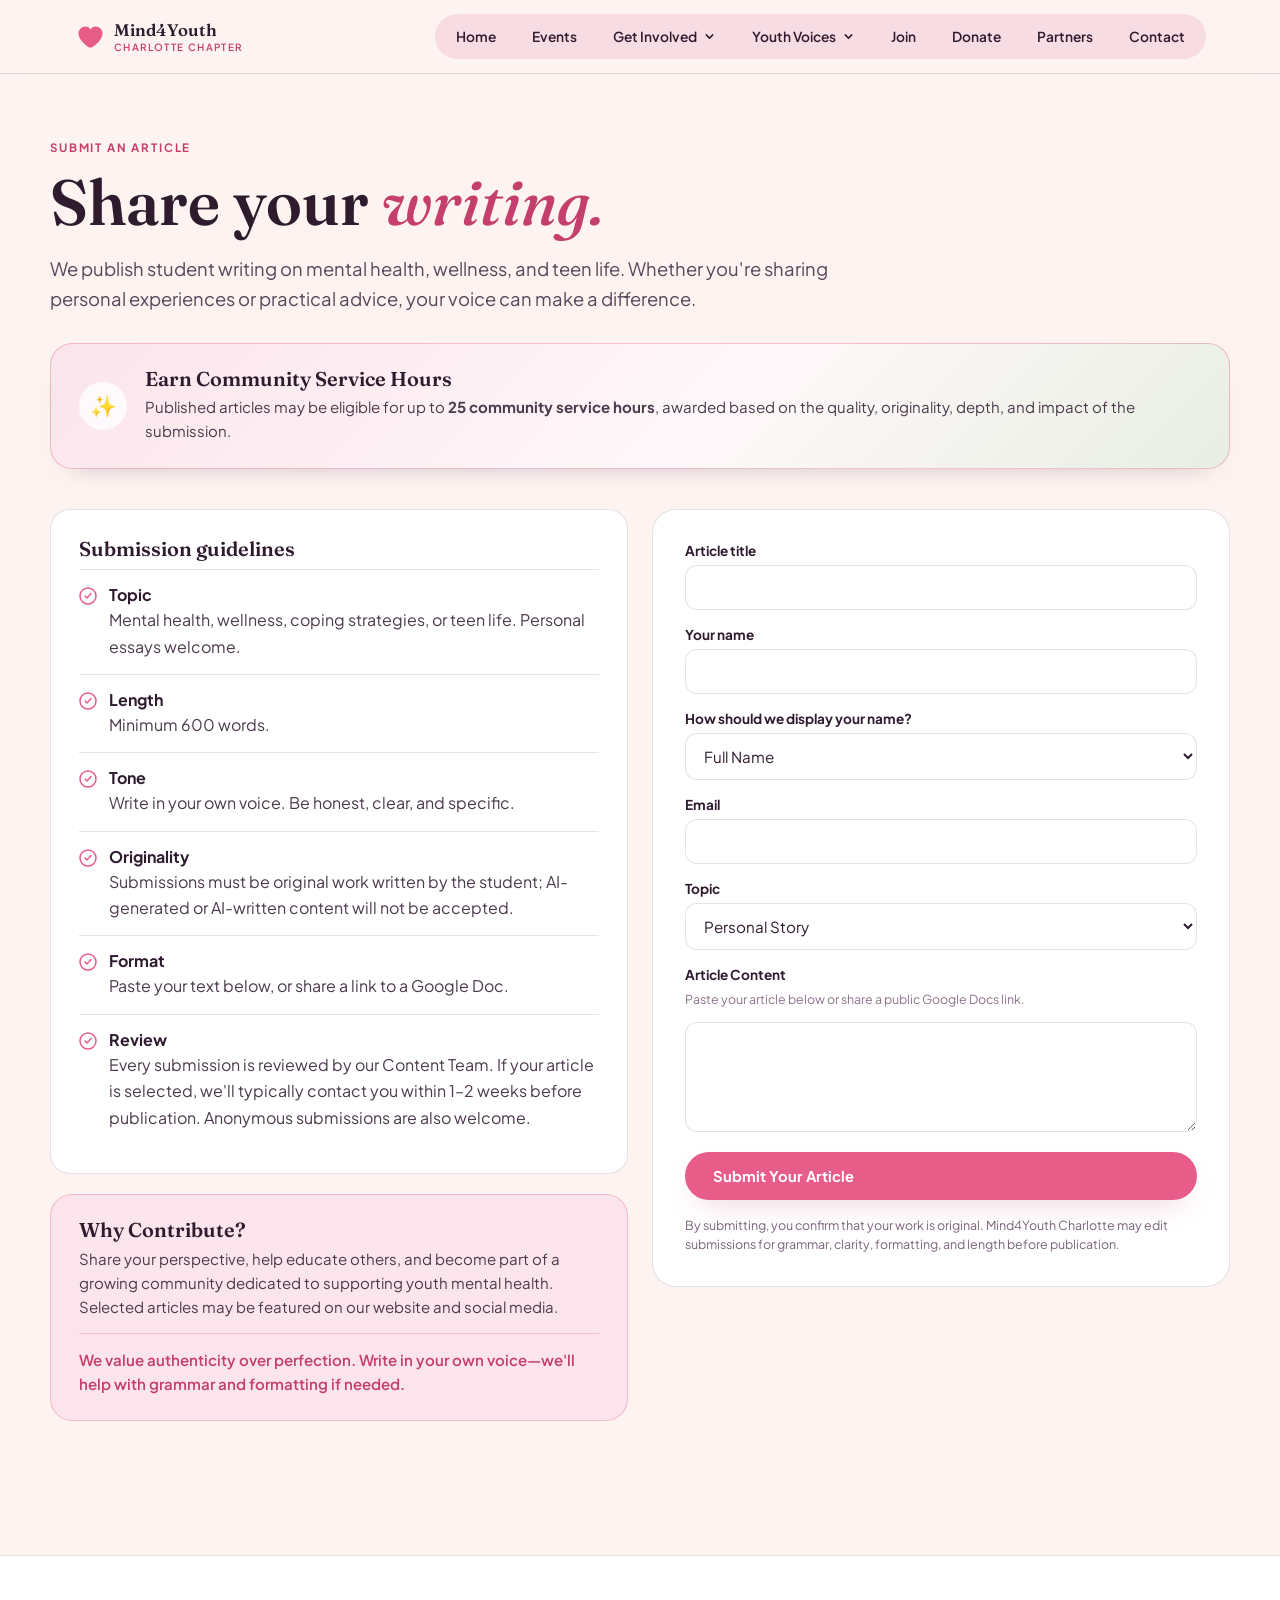
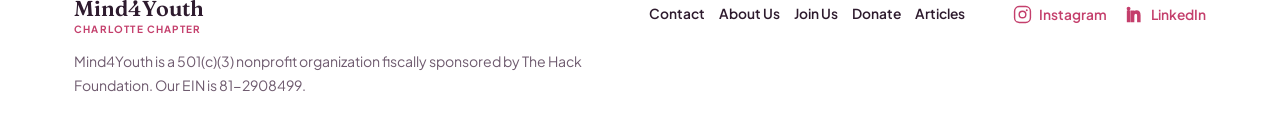
<file: submit.html>
<!DOCTYPE html>
<html lang="en">
<head>
<meta charset="UTF-8">
<meta name="viewport" content="width=device-width, initial-scale=1.0">
<link rel="icon" type="image/png" sizes="192x192" href="assets/favicon.png">
<title>Submit an Article — Mind4Youth Charlotte</title>
<link rel="preconnect" href="https://fonts.googleapis.com">
<link rel="preconnect" href="https://fonts.gstatic.com" crossorigin>
<link href="https://fonts.googleapis.com/css2?family=Fraunces:ital,opsz,wght@0,9..144,300;0,9..144,500;0,9..144,600;0,9..144,700;1,9..144,500;1,9..144,600&family=Plus+Jakarta+Sans:wght@400;500;600;700;800&display=swap" rel="stylesheet">
<link rel="stylesheet" href="css/styles.css">
</head>
<body>

<header class="topbar">
  <div class="topbar-inner">
    <a href="index.html" class="brand">
      <svg width="30" height="30" viewBox="0 0 30 30" fill="none"><path d="M15 25.5s-10.5-6.4-10.5-13.9C4.5 7.4 7.8 4.5 11.3 4.5c2.3 0 4.2 1.2 5.2 3 1-1.8 2.9-3 5.2-3 3.5 0 6.8 2.9 6.8 7.1 0 7.5-10.5 13.9-10.5 13.9z" fill="#E85C8A"/></svg>
      <span>Mind4Youth<span class="sub">Charlotte Chapter</span></span>
    </a>
    <button class="nav-toggle" id="navToggle" aria-label="Toggle menu" aria-expanded="false">
      <svg width="20" height="20" viewBox="0 0 20 20" fill="none"><path d="M2 5h16M2 10h16M2 15h16" stroke="#2E1B2E" stroke-width="1.8" stroke-linecap="round"/></svg>
    </button>
    <nav class="pillnav" id="pillnav">
      <a href="index.html">Home</a>
      <a href="events.html">Events</a>
      <div class="nav-menu"><button class="nav-dropdown-toggle" type="button" aria-expanded="false">Get Involved <svg viewBox="0 0 16 16" fill="none" aria-hidden="true"><path d="m4 6 4 4 4-4" stroke="currentColor" stroke-width="1.8" stroke-linecap="round" stroke-linejoin="round"/></svg></button><div class="nav-dropdown"><a href="submit.html" class="active">Submit an Article</a><a href="submit-art.html">Submit an Art Piece</a></div></div>
      <div class="nav-menu"><button class="nav-dropdown-toggle" type="button" aria-expanded="false">Youth Voices <svg viewBox="0 0 16 16" fill="none" aria-hidden="true"><path d="m4 6 4 4 4-4" stroke="currentColor" stroke-width="1.8" stroke-linecap="round" stroke-linejoin="round"/></svg></button><div class="nav-dropdown"><a href="articles.html">Articles</a><a href="gallery.html">Gallery</a></div></div>
      <a href="join.html">Join</a>
      <a href="donate.html">Donate</a>
      <a href="partners.html">Partners</a>
      <a href="contact.html">Contact</a>
    </nav>
  </div>
</header>

<main>
<section class="page active" id="page-submit">
<div class="block wrap">
    <div class="submit-article-intro">
      <p class="eyebrow">Submit an article</p>
      <h1>Share your <em>writing.</em></h1>
      <p class="lede">We publish student writing on mental health, wellness, and teen life. Whether you're sharing personal experiences or practical advice, your voice can make a difference.</p>
    </div>

    <aside class="service-hours-callout" aria-labelledby="service-hours-title">
      <div class="service-hours-icon" aria-hidden="true">✨</div>
      <div><h3 id="service-hours-title">Earn Community Service Hours</h3><p>Published articles may be eligible for up to <strong>25 community service hours</strong>, awarded based on the quality, originality, depth, and impact of the submission.</p></div>
    </aside>

    <div class="grid-2 submission-layout">
      <div class="submission-info">
        <div class="card">
          <h3>Submission guidelines</h3>
          <div class="guideline-item">
            <svg width="18" height="18" viewBox="0 0 18 18" fill="none"><circle cx="9" cy="9" r="8" stroke="#E85C8A" stroke-width="1.5"/><path d="M6 9l2 2 4-4.5" stroke="#E85C8A" stroke-width="1.5" stroke-linecap="round" stroke-linejoin="round"/></svg>
            <div><strong>Topic</strong><p style="margin:2px 0 0;">Mental health, wellness, coping strategies, or teen life. Personal essays welcome.</p></div>
          </div>
          <div class="guideline-item">
            <svg width="18" height="18" viewBox="0 0 18 18" fill="none"><circle cx="9" cy="9" r="8" stroke="#E85C8A" stroke-width="1.5"/><path d="M6 9l2 2 4-4.5" stroke="#E85C8A" stroke-width="1.5" stroke-linecap="round" stroke-linejoin="round"/></svg>
            <div><strong>Length</strong><p style="margin:2px 0 0;">Minimum 600 words.</p></div>
          </div>
          <div class="guideline-item">
            <svg width="18" height="18" viewBox="0 0 18 18" fill="none"><circle cx="9" cy="9" r="8" stroke="#E85C8A" stroke-width="1.5"/><path d="M6 9l2 2 4-4.5" stroke="#E85C8A" stroke-width="1.5" stroke-linecap="round" stroke-linejoin="round"/></svg>
            <div><strong>Tone</strong><p style="margin:2px 0 0;">Write in your own voice. Be honest, clear, and specific.</p></div>
          </div>
          <div class="guideline-item">
            <svg width="18" height="18" viewBox="0 0 18 18" fill="none"><circle cx="9" cy="9" r="8" stroke="#E85C8A" stroke-width="1.5"/><path d="M6 9l2 2 4-4.5" stroke="#E85C8A" stroke-width="1.5" stroke-linecap="round" stroke-linejoin="round"/></svg>
            <div><strong>Originality</strong><p style="margin:2px 0 0;">Submissions must be original work written by the student; AI-generated or AI-written content will not be accepted.</p></div>
          </div>
          <div class="guideline-item">
            <svg width="18" height="18" viewBox="0 0 18 18" fill="none"><circle cx="9" cy="9" r="8" stroke="#E85C8A" stroke-width="1.5"/><path d="M6 9l2 2 4-4.5" stroke="#E85C8A" stroke-width="1.5" stroke-linecap="round" stroke-linejoin="round"/></svg>
            <div><strong>Format</strong><p style="margin:2px 0 0;">Paste your text below, or share a link to a Google Doc.</p></div>
          </div>
          <div class="guideline-item">
            <svg width="18" height="18" viewBox="0 0 18 18" fill="none"><circle cx="9" cy="9" r="8" stroke="#E85C8A" stroke-width="1.5"/><path d="M6 9l2 2 4-4.5" stroke="#E85C8A" stroke-width="1.5" stroke-linecap="round" stroke-linejoin="round"/></svg>
            <div><strong>Review</strong><p style="margin:2px 0 0;">Every submission is reviewed by our Content Team. If your article is selected, we'll typically contact you within 1–2 weeks before publication. Anonymous submissions are also welcome.</p></div>
          </div>
        </div>
        <aside class="why-contribute">
          <h3>Why Contribute?</h3>
          <p>Share your perspective, help educate others, and become part of a growing community dedicated to supporting youth mental health. Selected articles may be featured on our website and social media.</p>
          <p class="authentic-writing">We value authenticity over perfection. Write in your own voice—we'll help with grammar and formatting if needed.</p>
        </aside>
      </div>

      <div class="form-shell">
        <form id="articleForm" action="https://formspree.io/f/xeeydnaj" method="POST">
          <div class="field">
            <label for="a-title">Article title</label>
            <input type="text" id="a-title" name="title" required>
          </div>
          <div class="field">
            <label for="a-name">Your name</label>
            <input type="text" id="a-name" name="name">
          </div>
          <div class="field">
            <label for="a-name-display">How should we display your name?</label>
            <select id="a-name-display" name="name_display">
              <option>Full Name</option>
              <option>First name only</option>
              <option>Anonymous</option>
            </select>
          </div>
          <div class="field">
            <label for="a-email">Email</label>
            <input type="email" id="a-email" name="email" required>
          </div>
          <div class="field">
            <label for="a-topic">Topic</label>
            <select id="a-topic" name="topic">
              <option>Personal Story</option>
              <option>Mental Health Awareness</option>
              <option>Coping Strategies</option>
              <option>Student Life</option>
              <option>Wellness Tips</option>
              <option>Academic Stress</option>
              <option>Relationships</option>
              <option>Other</option>
            </select>
          </div>
          <div class="field">
            <label for="a-content">Article Content</label>
            <p class="hint">Paste your article below or share a public Google Docs link.</p>
            <textarea id="a-content" name="content" required></textarea>
          </div>
          <button class="btn btn-primary" type="submit">Submit Your Article</button>
          <p class="submission-disclaimer">By submitting, you confirm that your work is original. Mind4Youth Charlotte may edit submissions for grammar, clarity, formatting, and length before publication.</p>
          <div class="confirm" id="articleConfirm"><strong>Thank you!</strong><br>Your article has been submitted successfully and is now being reviewed. We appreciate your contribution to Mind4Youth.</div>
          <div class="confirm confirm-error" id="articleError">Something went wrong sending that — try again, or email us directly.</div>
        </form>
      </div>
    </div>
  </div>
</section>
</main>

<footer class="site-footer">
  <div class="wrap footer-grid">
    <div class="footer-about"><a class="footer-brand" href="index.html">Mind4Youth <span>Charlotte Chapter</span></a><p>Mind4Youth is a 501(c)(3) nonprofit organization fiscally sponsored by The Hack Foundation. Our EIN is 81-2908499.</p></div>
    <div class="footer-links"><a href="contact.html">Contact</a><a href="index.html#about">About Us</a><a href="join.html">Join Us</a><a href="donate.html">Donate</a><a href="articles.html">Articles</a></div>
    <div class="footer-social"><a href="https://www.instagram.com/mind4youth.charlottenc/" target="_blank" rel="noopener"><svg aria-hidden="true" viewBox="0 0 24 24" fill="none"><rect x="2" y="2" width="20" height="20" rx="6"/><circle cx="12" cy="12" r="4.2"/><circle cx="17.4" cy="6.6" r="1.2" fill="currentColor" stroke="none"/></svg>Instagram</a><a href="https://www.linkedin.com/company/mind4youth-charlotte-chapter/" target="_blank" rel="noopener"><svg aria-hidden="true" viewBox="0 0 24 24" fill="currentColor"><path d="M4.5 3A1.5 1.5 0 1 0 4.5 6a1.5 1.5 0 0 0 0-3ZM3.2 8h2.6v13H3.2zM8 8h2.5v1.8h.1c.5-1.1 1.8-2.2 3.8-2.2 2.8 0 4.4 1.8 4.4 5.2V21h-2.6v-7.8c0-2-.8-3.2-2.4-3.2-1.8 0-2.9 1.2-2.9 3.5V21H8z"/></svg>LinkedIn</a></div>
  </div>
</footer>

<script src="js/script.js" defer></script>
</body>
</html>
</file>
<file: css/styles.css>
:root{
    --pink:#E85C8A;
    --pink-deep:#C43F6C;
    --pink-pale:#FBE4EB;
    --plum:#2E1B2E;
    --cream:#FDF3F0;
    --rose:#F8DCE3;
    --sage:#6E8C64;
    --sage-pale:#E7EEE2;
    --gold:#F2B84B;
    --white:#FFFFFF;
    --line:rgba(46,27,46,0.12);
    --shadow: 0 12px 30px -14px rgba(196,63,108,0.35);
    --radius: 20px;
    --serif: 'Fraunces', serif;
    --sans: 'Plus Jakarta Sans', sans-serif;
  }
  *{box-sizing:border-box;}
  html{scroll-behavior:smooth;}
  @media (prefers-reduced-motion: reduce){
    html{scroll-behavior:auto;}
    *{animation-duration:0.001ms !important; animation-iteration-count:1 !important; transition-duration:0.001ms !important;}
  }
  body{
    margin:0;
    font-family:var(--sans);
    color:var(--plum);
    background:var(--cream);
    -webkit-font-smoothing:antialiased;
  }
  a{color:inherit;}
  img{max-width:100%;display:block;}
  button{font-family:inherit;}

  .visually-hidden{
    position:absolute; width:1px; height:1px; padding:0; margin:-1px;
    overflow:hidden; clip:rect(0,0,0,0); white-space:nowrap; border:0;
  }

  /* ---------- Focus ---------- */
  a:focus-visible, button:focus-visible, input:focus-visible, textarea:focus-visible, select:focus-visible{
    outline:3px solid var(--gold);
    outline-offset:2px;
    border-radius:6px;
  }

  /* ---------- Top bar ---------- */
  header.topbar{
    position:sticky; top:0; z-index:50;
    background:rgba(253,243,240,0.88);
    backdrop-filter:blur(10px);
    border-bottom:1px solid var(--line);
  }
  .topbar-inner{
    max-width:1180px; margin:0 auto;
    display:flex; align-items:center; justify-content:space-between;
    padding:14px 24px;
    gap:16px;
  }
  .brand{
    display:flex; align-items:center; gap:10px;
    text-decoration:none;
    font-family:var(--serif); font-weight:600; font-size:1.05rem;
    color:var(--plum);
  }
  .brand svg{flex-shrink:0;}
  .brand .sub{
    display:block; font-family:var(--sans); font-weight:600;
    font-size:0.62rem; letter-spacing:0.14em; text-transform:uppercase;
    color:var(--pink-deep); margin-top:1px;
  }
  nav.pillnav{
    display:flex; gap:4px; background:var(--rose);
    padding:5px; border-radius:999px; flex-wrap:wrap;
  }
  nav.pillnav a{
    border:none; background:transparent; cursor:pointer;
    padding:9px 16px; border-radius:999px;
    font-size:0.86rem; font-weight:600; color:var(--plum);
    transition:background .18s ease, color .18s ease;
    white-space:nowrap;
    text-decoration:none; display:inline-block;
  }
  nav.pillnav a:hover{background:rgba(255,255,255,0.6);}
  nav.pillnav a.active{background:var(--pink); color:#fff; box-shadow:var(--shadow);}
  .nav-menu{position:relative;}.nav-dropdown-toggle{display:inline-flex; align-items:center; gap:6px; border:none; background:transparent; padding:9px 16px; border-radius:999px; color:var(--plum); font:600 .86rem var(--sans); cursor:pointer; white-space:nowrap;}.nav-dropdown-toggle:hover,.nav-menu.open .nav-dropdown-toggle{background:rgba(255,255,255,.6);}.nav-dropdown-toggle svg{width:13px; transition:transform .18s ease;}.nav-menu.open .nav-dropdown-toggle svg{transform:rotate(180deg);}.nav-dropdown{display:none; position:absolute; z-index:60; top:calc(100% + 8px); left:0; min-width:185px; padding:8px; background:var(--white); border:1px solid var(--line); border-radius:16px; box-shadow:var(--shadow);}.nav-menu.open .nav-dropdown{display:grid; gap:2px;}.nav-dropdown a{display:block; padding:10px 12px; border-radius:10px; font-size:.83rem;}
  .nav-toggle{
    display:none; border:none; background:var(--rose); border-radius:12px;
    width:42px; height:42px; cursor:pointer; align-items:center; justify-content:center;
  }

  @media (max-width:880px){
    nav.pillnav{
      display:none; position:absolute; top:calc(100% + 8px); left:16px; right:16px;
      flex-direction:column; background:var(--white); box-shadow:var(--shadow);
      border-radius:16px; padding:10px;
    }
    nav.pillnav.open{display:flex;}
    nav.pillnav a{text-align:left;}
    .nav-menu{width:100%;}.nav-dropdown-toggle{width:100%; justify-content:space-between; text-align:left;}.nav-dropdown{position:static; width:100%; margin:4px 0 2px; border-radius:12px; box-shadow:none; background:var(--cream);}.nav-dropdown a{width:100%; text-align:left;}
    .nav-toggle{display:flex;}
  }

  /* ---------- Layout helpers ---------- */
  .wrap{max-width:1180px; margin:0 auto; padding:0 24px;}
  section.page{display:none;}
  section.page.active{display:block;}
  .eyebrow{
    font-size:0.72rem; font-weight:700; letter-spacing:0.16em; text-transform:uppercase;
    color:var(--pink-deep); margin:0 0 10px;
  }
  h1,h2,h3{font-family:var(--serif); margin:0 0 0.5em; line-height:1.08; font-weight:600;}
  h1{font-size:clamp(2.4rem,5vw,4rem); font-weight:600;}
  h2{font-size:clamp(1.7rem,3.2vw,2.5rem);}
  h3{font-size:1.25rem;}
  p{line-height:1.65; color:#4B3A4B;}
  .lede{font-size:1.15rem; color:#5A445A; max-width:60ch;}

  .btn{
    display:inline-flex; align-items:center; gap:8px;
    padding:13px 26px; border-radius:999px; font-weight:700; font-size:0.92rem;
    text-decoration:none; border:2px solid transparent; cursor:pointer;
    transition:transform .15s ease, box-shadow .15s ease, background .15s ease;
  }
  .btn-primary{background:var(--pink); color:#fff; box-shadow:var(--shadow);}
  .btn-primary:hover{background:var(--pink-deep); transform:translateY(-2px);}
  .btn-ghost{background:transparent; border-color:var(--plum); color:var(--plum);}
  .btn-ghost:hover{background:var(--plum); color:#fff;}

  /* ---------- Heartbeat divider (signature element) ---------- */
  .pulse-divider{width:100%; height:52px; margin:8px 0 0; overflow:hidden;}
  .pulse-divider svg{width:100%; height:100%; display:block;}
  .pulse-path{
    fill:none; stroke:var(--pink); stroke-width:2.5; stroke-linecap:round; stroke-linejoin:round;
    stroke-dasharray:1400; stroke-dashoffset:1400;
    transition:stroke-dashoffset 1.4s ease;
  }
  .pulse-divider.in-view .pulse-path{stroke-dashoffset:0;}

  .quote-section{padding-top:42px;}
  .kindness-quote{
    max-width:900px; margin:0 auto; padding:clamp(28px,5vw,52px); border-radius:28px;
    background:linear-gradient(135deg,var(--rose),var(--pink-pale) 60%,var(--sage-pale)); text-align:center;
    box-shadow:var(--shadow);
  }
  .kindness-quote svg{width:34px; height:29px; color:var(--pink-deep); margin-bottom:12px;}
  .kindness-quote p{max-width:720px; margin:0 auto 15px; font-family:var(--serif); font-size:clamp(1.45rem,3vw,2.2rem); font-weight:500; line-height:1.3; color:var(--plum);}
  .kindness-quote cite{font-size:.82rem; font-style:normal; font-weight:800; letter-spacing:.1em; text-transform:uppercase; color:var(--pink-deep);}

  /* ---------- Hero ---------- */
  .hero{padding:76px 0 10px;}
  .hero-grid{
    display:grid; grid-template-columns:1.1fr 0.9fr; gap:48px; align-items:center;
  }
  @media (max-width:880px){.hero-grid{grid-template-columns:1fr;}}
  .hero h1 em{
    font-style:italic; color:var(--pink-deep); font-weight:500;
  }
  .hero-actions{display:flex; gap:12px; flex-wrap:wrap; margin-top:28px;}
  .hero-art{
    aspect-ratio:1/1; border-radius:40px;
    display:flex; align-items:center; justify-content:center; position:relative; overflow:hidden;
  }
  .hero-art img{width:100%; height:100%; object-fit:cover;}

  .social-row{display:flex; gap:10px; margin-top:26px; flex-wrap:wrap;}
  .social-chip{
    display:flex; align-items:center; gap:8px; padding:9px 16px 9px 12px;
    background:var(--white); border:1.5px solid var(--line); border-radius:999px;
    text-decoration:none; font-weight:600; font-size:0.85rem; color:var(--plum);
    transition:border-color .15s ease, transform .15s ease;
  }
  .social-chip:hover{border-color:var(--pink); transform:translateY(-1px);}

  /* ---------- Sections generic ---------- */
  .block{padding:64px 0;}
  .block-tight{padding:44px 0;}
  .card{
    background:var(--white); border-radius:var(--radius); padding:28px;
    border:1px solid var(--line);
  }
  .grid-2{display:grid; grid-template-columns:1fr 1fr; gap:24px;}
  .grid-3{display:grid; grid-template-columns:repeat(3,1fr); gap:20px;}
  .grid-4{display:grid; grid-template-columns:repeat(4,1fr); gap:20px;}
  @media (max-width:880px){
    .grid-2{grid-template-columns:1fr;}
    .grid-3{grid-template-columns:1fr 1fr;}
    .grid-4{grid-template-columns:1fr 1fr;}
  }
  @media (max-width:560px){
    .topbar-inner{padding:12px 16px; gap:12px;}
    .brand{gap:8px; font-size:1rem; min-width:0;}
    .brand .sub{font-size:0.56rem; letter-spacing:0.1em;}
    nav.pillnav{left:12px; right:12px;}
    .wrap{padding:0 16px;}
    .hero{padding:48px 0 6px;}
    .block{padding:48px 0;}
    .block-tight{padding:32px 0;}
    .card,.form-shell{padding:22px;}
    .wellness-card{padding:22px; border-radius:22px;}
    .action-card{padding:22px;}
    .donate-hero{padding:26px 22px; border-radius:24px; gap:28px;}
    .donate-art{width:min(100%,220px);}
    .partner-card{padding:22px;}
    .partner-cta{padding:24px;}
    .check-grid{grid-template-columns:1fr;}
    .hero-actions{margin-top:22px;}
    .social-row{margin-top:20px;}
    .grid-3{grid-template-columns:1fr;}
    .grid-4{grid-template-columns:1fr;}
  }

  @media (max-width:360px){
    .brand .sub{display:none;}
    .btn{padding:12px 20px;}
    .social-chip{padding-right:13px;}
  }

  /* About */
  #about{padding:82px 0;}
  .about-intro{padding-top:32px;}
  .about-card{background:var(--rose); border:none;}
  .why-started{min-height:600px; padding:32px; display:flex; flex-direction:column; justify-content:center;}
  .why-started h3{margin-bottom:22px; font-size:clamp(2.2rem,3.4vw,2.7rem);}
  .why-started p:not(.eyebrow){margin:0 0 18px; font-size:1.05rem; line-height:1.7;}
  .why-started .why-started-signature{margin:22px 0 0; font-family:var(--serif); font-size:1.12rem; font-weight:600; color:var(--pink-deep);}
  @media (max-width:880px){.about-intro{padding-top:0;}.why-started{min-height:0;}}
  .pillar{
    display:flex; gap:14px; padding:16px 0; border-top:1px solid var(--line);
  }
  .pillar:first-child{border-top:none;}
  .pillar .mark{
    font-family:var(--serif); font-weight:600; color:var(--pink-deep); font-size:1.1rem; flex-shrink:0; width:28px;
  }

  /* Officers */
  .officer{
    background:var(--white); border:1px solid var(--line); border-radius:18px;
    padding:22px; text-align:left;
  }
  .avatar{
    width:56px; height:56px; border-radius:50%; display:flex; align-items:center; justify-content:center;
    font-family:var(--serif); font-weight:600; color:#fff; font-size:1.05rem; margin-bottom:14px; overflow:hidden;
  }
  .avatar img{width:100%; height:100%; object-fit:cover; object-position:center 35%;}
  .avatar.default-avatar{background:#E8E5E8 !important;}
  .avatar.default-avatar svg{width:100%; height:100%;}
  .officer h4{margin:0 0 3px; font-size:1rem; font-weight:700;}
  .officer .role{color:var(--pink-deep); font-size:0.83rem; font-weight:600;}

  /* Wellness / Events */
  .wellness-card{
    background:var(--plum); color:#fff; border-radius:28px; padding:40px;
    display:grid; grid-template-columns:1fr 1fr; gap:36px; align-items:stretch;
  }
  @media (max-width:880px){.wellness-card{grid-template-columns:1fr; padding:26px;}}
  .wellness-card-copy{
    display:flex; flex-direction:column; justify-content:center; height:100%;
  }
  .wellness-card-copy .wellness-card-btn{margin-top:32px; align-self:flex-start;}
  @media (max-width:880px){.wellness-card-copy .wellness-card-btn{margin-top:24px;}}
  .wellness-card p{color:rgba(255,255,255,0.78);}
  .tag{
    display:inline-block; background:rgba(255,255,255,0.12); color:#fff;
    padding:6px 14px; border-radius:999px; font-size:0.75rem; font-weight:700;
    letter-spacing:0.04em; margin-bottom:14px;
  }
  .wellness-episode-tag{
    font-size:1.35rem; padding:10px 20px; margin-bottom:18px;
    letter-spacing:0.02em; line-height:1.3;
  }
  .video-frame{
    position:relative; width:100%; aspect-ratio:16/9; border-radius:16px; overflow:hidden;
    box-shadow:0 20px 40px -12px rgba(0,0,0,0.5);
  }
  .video-frame iframe{width:100%; height:100%; border:0; display:block;}
  .video-play{
    position:absolute; inset:0; width:100%; height:100%; padding:0; border:0;
    background:#000; cursor:pointer;
  }
  .video-play img{width:100%; height:100%; object-fit:cover; display:block; opacity:0.92;}
  .video-play::after{
    content:""; position:absolute; inset:0; margin:auto; width:68px; height:48px;
    background:url("data:image/svg+xml,%3Csvg xmlns='http://www.w3.org/2000/svg' viewBox='0 0 68 48'%3E%3Cpath fill='%23f00' d='M66.5 7.7a8.5 8.5 0 0 0-6-6C55.9 0 34 0 34 0S12.1 0 7.5 1.7a8.5 8.5 0 0 0-6 6C0 12.3 0 24 0 24s0 11.7 1.5 16.3a8.5 8.5 0 0 0 6 6C12.1 48 34 48 34 48s21.9 0 26.5-1.7a8.5 8.5 0 0 0 6-6C68 35.7 68 24 68 24s0-11.7-1.5-16.3z'/%3E%3Cpath fill='%23fff' d='M27 34V14l18 10-18 10z'/%3E%3C/svg%3E") center/contain no-repeat;
  }

  .event-placeholder{
    border:2px dashed var(--line); border-radius:20px; padding:36px; text-align:center; color:#7a637a;
  }
  .community-initiatives-heading{margin-bottom:18px;}
  .community-initiatives-heading .eyebrow{margin-bottom:8px;}
  .initiative-card{
    display:grid; grid-template-columns:minmax(260px,.92fr) 1.08fr; align-items:stretch;
    overflow:hidden; border:1px solid rgba(232,92,138,.28); border-radius:28px;
    background:linear-gradient(135deg,var(--white) 0%,#fff8fa 60%,var(--sage-pale) 100%);
    box-shadow:0 16px 32px -26px rgba(46,27,46,.48);
  }
  .initiative-card-image{min-height:330px; overflow:hidden; background:var(--rose);}
  .initiative-card-image img{width:100%; height:100%; object-fit:cover; object-position:center;}
  .initiative-card-copy{display:flex; flex-direction:column; justify-content:center; padding:clamp(28px,4vw,48px);}
  .initiative-tag{
    align-self:flex-start; margin-bottom:16px; padding:6px 12px; border-radius:999px;
    background:var(--sage-pale); color:#3d5236; font-size:.72rem; font-weight:800;
    letter-spacing:.1em; text-transform:uppercase;
  }
  .initiative-card-copy h3{font-size:clamp(1.6rem,3vw,2.25rem); margin-bottom:14px;}
  .initiative-card-copy p{max-width:58ch; margin:0;}
  @media (max-width:700px){
    .initiative-card{grid-template-columns:1fr;}
    .initiative-card-image{min-height:0; aspect-ratio:1.15/1;}
  }

  /* Articles */
  .articles-grid{display:grid; grid-template-columns:repeat(2,minmax(0,1fr)); gap:24px;}
  .article-card{display:flex; flex-direction:column; align-items:stretch; min-height:245px; overflow:hidden; border:1px solid var(--line); border-radius:18px; background:var(--white); box-shadow:0 14px 28px -25px rgba(46,27,46,.5);}
  .article-card-cover{display:block; overflow:hidden;}
  .article-card-cover img{width:100%; aspect-ratio:16/9; object-fit:cover; transition:transform .25s ease;}
  .article-card-cover:hover img,.article-card-cover:focus-visible img{transform:scale(1.03);}
  .article-card-body{display:flex; flex-direction:column; align-items:flex-start; flex:1; padding:22px;}
  .article-card .tag-sm{
    font-size:0.7rem; font-weight:700; text-transform:uppercase; letter-spacing:0.08em;
    color:var(--sage); background:var(--sage-pale); padding:4px 10px; border-radius:999px; display:inline-block; margin-bottom:12px;
  }
  .article-card h2{margin:0 0 10px; font-size:1.2rem; line-height:1.35;}
  .article-author{margin:0 0 22px; color:#6b5568; font-size:.9rem;}
  .article-card .text-link{margin-top:auto;}
  @media (max-width:700px){.articles-grid{grid-template-columns:1fr;}.article-card{min-height:0;}}
  #page-articles .gallery-submit-cta{margin-top:52px;}
  .article-page{max-width:900px; padding-top:52px; padding-bottom:76px;}.article-back{display:inline-block; margin-bottom:30px; color:var(--pink-deep); font-size:.9rem; font-weight:700;}.article-page-header{padding:clamp(28px,5vw,52px); margin-bottom:30px; border:1px solid var(--line); border-radius:28px; background:linear-gradient(135deg,var(--white),var(--pink-pale));}.article-page-header h1{max-width:780px; margin:10px 0 16px; font-size:clamp(2rem,4.5vw,3.5rem); line-height:1.12;}.article-byline{margin:0; color:#6b5568; font-weight:600;}.article-cover{margin:28px 0 0; border-radius:18px; overflow:hidden;}.article-cover img{display:block; width:100%; aspect-ratio:16/9; object-fit:cover;}.article-body{max-width:720px; margin:0 auto; font-size:1.04rem; line-height:1.8;}.article-body p{margin:0 0 22px;}.article-body h2{margin:46px 0 16px; font-size:1.65rem;}.article-references{margin-top:50px; padding-top:28px; border-top:1px solid var(--line); font-size:.9rem; line-height:1.65;}.article-references h2{margin-top:0;}.article-references ol{padding-left:22px;}.article-references li{margin-bottom:12px;}  .article-references a{color:var(--pink-deep); text-decoration-thickness:1px;}
  .article-comments{max-width:720px; margin:50px auto 0; padding-top:28px; border-top:1px solid var(--line);}
  .article-comments h2{margin:0 0 8px; font-size:1.65rem;}
  .article-comments-note{margin:0 0 20px; color:#6b5568; font-size:.9rem; line-height:1.6;}
  .sample-flag{
    font-size:0.75rem; color:#8a748a; font-style:italic; margin-top:10px;
  }
  .articles-coming-soon{
    display:grid; grid-template-columns:minmax(0,1.25fr) minmax(220px,.75fr); gap:36px; align-items:center;
    padding:clamp(28px,5vw,56px); border:1px solid var(--line); border-radius:28px;
    background:linear-gradient(135deg,var(--white) 0%,var(--rose) 100%); box-shadow:var(--shadow);
  }
  .articles-coming-soon h2{max-width:620px; margin:14px 0;}
  .articles-coming-soon .lede{margin:0 0 26px;}
  .coming-soon-tag{display:inline-block; padding:7px 12px; border-radius:999px; background:var(--sage-pale); color:#3d5236; font-size:.75rem; font-weight:800; letter-spacing:.1em; text-transform:uppercase;}
  .articles-coming-soon-art{width:min(100%,260px); aspect-ratio:1; justify-self:center; display:grid; place-items:center; border-radius:50%; background:rgba(255,255,255,.58); box-shadow:inset 0 0 0 14px rgba(232,92,138,.12);}
  .articles-coming-soon-art svg{width:68%; height:68%;}
  @media (max-width:700px){.articles-coming-soon{grid-template-columns:1fr;}.articles-coming-soon-art{width:180px; grid-row:1;}}

  /* Guidelines */
  .service-hours-callout{display:flex; gap:18px; align-items:center; padding:24px 28px; border:1px solid rgba(232,92,138,.36); border-radius:22px; background:linear-gradient(135deg,var(--pink-pale),#fff8fa 58%,var(--sage-pale)); box-shadow:0 14px 28px -25px rgba(46,27,46,.5);}
  .service-hours-icon{width:48px; height:48px; flex:0 0 48px; display:grid; place-items:center; border-radius:50%; background:rgba(255,255,255,.8); font-size:1.35rem;}
  .service-hours-callout h3,.why-contribute h3{margin:0 0 6px; font-size:1.25rem;}
  .service-hours-callout p,.why-contribute p{margin:0; font-size:.94rem; line-height:1.6;}
  @media (max-width:560px){.service-hours-callout{align-items:flex-start; padding:22px;}.service-hours-icon{width:42px; height:42px; flex-basis:42px; font-size:1.15rem;}.why-contribute{padding:22px;}}
  .submission-info{display:grid; gap:20px;}
  .submit-article-intro{margin-bottom:28px;}
  .submit-article-intro h1{margin-bottom:18px;}
  .submit-article-intro h1 em{font-style:italic; color:var(--pink-deep); font-weight:500;}
  .submit-article-intro .lede{margin:0;}
  .submission-layout{align-items:start; margin-top:40px;}
  .why-contribute{padding:24px 28px; border-radius:22px; background:var(--pink-pale); border:1px solid rgba(232,92,138,.32);}
  .why-contribute .authentic-writing{margin-top:14px; padding-top:14px; border-top:1px solid rgba(232,92,138,.28); font-weight:600; color:var(--pink-deep);}
  .guideline-item{display:flex; gap:12px; align-items:flex-start; padding:14px 0; border-top:1px solid var(--line);}
  .guideline-item:first-child{border-top:none;}
  .guideline-item svg{flex-shrink:0; margin-top:3px;}

  /* Forms */
  form{display:grid; gap:16px;}
  .field label{display:block; font-weight:700; font-size:0.85rem; margin-bottom:6px;}
  .field .hint{font-size:0.78rem; color:#8a748a; margin-top:4px;}
  .submission-disclaimer{margin:0; color:#7a637a; font-size:.78rem; line-height:1.55;}
  input[type=text], input[type=email], input[type=tel], input[type=url], input[type=number], input[type=date], textarea, select{
    width:100%; padding:12px 14px; border-radius:12px; border:1.5px solid var(--line);
    font-family:inherit; font-size:0.95rem; background:var(--white); color:var(--plum);
  }
  textarea{resize:vertical; min-height:110px;}
  fieldset{border:none; padding:0; margin:0;}
  legend{font-weight:700; font-size:0.85rem; margin-bottom:8px; padding:0;}
  .check-grid{display:grid; grid-template-columns:1fr 1fr; gap:8px;}
  .check-row{display:flex; align-items:center; gap:8px; font-size:0.9rem;}
  .check-row input{width:auto;}
  .form-shell{background:var(--white); border-radius:24px; border:1px solid var(--line); padding:32px;}
  .confirm{
    display:none; background:var(--sage-pale); border:1px solid var(--sage); color:#3d5236;
    padding:16px 18px; border-radius:14px; font-weight:600; font-size:0.9rem; margin-top:4px;
  }
  .confirm.show{display:block;}
  .confirm-error{background:#FBE4E4; border-color:#D9534F; color:#7A2E2A;}

  /* Gallery */
  .gallery-intro{display:grid; grid-template-columns:minmax(0,1.15fr) minmax(230px,.65fr); gap:48px; align-items:center; margin-bottom:32px;}
  .gallery-intro h1{margin-bottom:18px;}.gallery-intro h1 em{font-style:italic; color:var(--pink-deep); font-weight:500;}.gallery-intro .lede{margin:0;}
  .gallery-hero-art{width:min(100%,300px); justify-self:center; aspect-ratio:1; position:relative; display:grid; place-items:center; color:var(--pink-deep); border-radius:50%; background:radial-gradient(circle at 28% 25%,#fff 0 8%,transparent 8.5%),linear-gradient(145deg,var(--pink-pale),var(--rose) 58%,var(--sage-pale)); box-shadow:0 24px 48px -28px rgba(46,27,46,.42);}
  .gallery-hero-art::before{content:""; position:absolute; inset:12%; border:2px dashed rgba(196,63,108,.32); border-radius:45% 55% 52% 48%; transform:rotate(-13deg);}.gallery-hero-art svg{width:62%; position:relative; z-index:1;}.art-spark{position:absolute; z-index:2; font-weight:800;}.spark-one{top:19%; left:17%; color:var(--gold); font-size:1.65rem;}.spark-two{top:17%; right:18%; color:var(--pink); font-size:1.25rem;}.spark-three{right:18%; bottom:23%; color:var(--sage); font-size:.95rem;}
  .gallery-hours{margin-bottom:24px;}.gallery-hours h2{margin:0 0 6px; font-size:1.25rem;}.gallery-guidelines{display:grid; grid-template-columns:repeat(3,1fr); gap:18px; margin:0 0 32px;}.gallery-guideline-card{min-height:194px; padding:24px; border:1px solid var(--line); border-radius:20px; background:var(--white);}.gallery-guideline-card:nth-child(2){background:#fff9e9;}.gallery-guideline-card:nth-child(3){background:var(--pink-pale);}.gallery-guideline-card > span{display:grid; width:38px; height:38px; place-items:center; margin-bottom:16px; border-radius:12px; background:rgba(255,255,255,.75); color:var(--pink-deep); font-size:1.2rem;}.gallery-guideline-card h2{margin:0 0 8px; font-size:1.15rem;}.gallery-guideline-card p{margin:0; font-size:.9rem; line-height:1.6;}.gallery-submission{align-items:start;}.gallery-copy{min-height:100%; background:linear-gradient(145deg,var(--white),#fff8fa);}.gallery-copy h2{margin-bottom:14px;}.gallery-copy p{margin:0 0 16px;}.gallery-copy .gallery-note{margin:28px 0 0; padding-top:18px; border-top:1px solid rgba(232,92,138,.28); color:var(--pink-deep); font-size:.9rem; font-weight:600;}
  .gallery-empty-state{max-width:820px; margin:8px auto 0; padding:clamp(34px,6vw,64px); border:1px solid var(--line); border-radius:28px; background:linear-gradient(135deg,var(--white),var(--pink-pale)); text-align:center; box-shadow:var(--shadow);}.gallery-empty-state > span{display:grid; width:60px; height:60px; place-items:center; margin:0 auto 18px; border-radius:50%; background:rgba(255,255,255,.8); color:var(--pink-deep); font-size:1.8rem;}.gallery-empty-state .eyebrow{margin-bottom:10px;}.gallery-empty-state h2{margin-bottom:14px;}.gallery-empty-state p:not(.eyebrow){max-width:570px; margin:0 auto 24px;}
  .gallery-art-grid{display:grid; grid-template-columns:repeat(2,minmax(0,1fr)); gap:24px;}.gallery-piece{overflow:hidden; background:var(--white); border:1px solid var(--line); border-radius:24px; box-shadow:0 14px 28px -25px rgba(46,27,46,.5);}.gallery-piece img{width:100%; aspect-ratio:4/3; object-fit:cover;}.gallery-piece:nth-child(2) img{aspect-ratio:3/4; object-fit:cover;}.gallery-piece:nth-child(3) img{aspect-ratio:1/1; object-fit:cover;}.gallery-piece-copy{padding:24px;}.gallery-piece-copy .eyebrow{margin-bottom:8px;}.gallery-piece-copy p:not(.eyebrow){margin:0; font-size:.92rem;}.gallery-piece-copy blockquote{margin:0; color:#4B3A4B; font-size:.92rem; line-height:1.7;}.gallery-piece-copy cite{display:block; margin-top:10px; color:var(--pink-deep); font-style:normal; font-weight:700;}.gallery-submit-cta{display:flex; align-items:center; justify-content:space-between; gap:24px; margin-top:30px; padding:28px 32px; border-radius:22px; background:var(--pink-pale); border:1px solid rgba(232,92,138,.3);}.gallery-submit-cta h2{margin:0 0 5px; font-size:1.3rem;}.gallery-submit-cta p{margin:0; font-size:.9rem;}.gallery-submit-cta .btn{flex-shrink:0;}
  input[type=file]{width:100%; padding:10px; border:1.5px dashed rgba(232,92,138,.5); border-radius:12px; background:#fff8fa; color:var(--plum); font-family:inherit; font-size:.86rem;}.check-row{align-items:flex-start; line-height:1.5;}.check-row input{margin-top:4px;}
  @media (max-width:880px){.gallery-intro{grid-template-columns:1fr; gap:28px;}.gallery-hero-art{grid-row:1; width:230px;}.gallery-guidelines{grid-template-columns:1fr;}.gallery-guideline-card{min-height:0;}.gallery-art-grid{grid-template-columns:1fr;}.gallery-submit-cta{align-items:flex-start; flex-direction:column;}}

  /* Wide variant for submit-art page to make the requirements tile more stretched out */
  .gallery-guidelines--wide{display:block; width:100%; box-sizing:border-box; margin-top:28px;}
  .gallery-guidelines--wide .gallery-guideline-card{display:flex; flex-direction:column; width:100%; box-sizing:border-box; padding:32px; min-height:480px; border-radius:24px;}
  .gallery-guidelines--wide .gallery-guideline-card h2{font-size:1.3rem; margin-bottom:14px;}
  .gallery-guidelines--wide .gallery-guideline-card ul{display:flex; flex:1; flex-direction:column; justify-content:space-around; gap:18px; margin-bottom:0;}
  .gallery-guidelines--wide .gallery-guideline-card li{line-height:1.55;}
  @media (max-width:880px){
    .gallery-guidelines--wide{display:grid; grid-template-columns:1fr;}
    .gallery-guidelines--wide .gallery-guideline-card{min-height:0; padding:28px;}
  }

  /* Donate */
  .donate-hero{display:grid; grid-template-columns:minmax(0,1.2fr) minmax(260px,.8fr); gap:44px; align-items:center; padding:clamp(30px,6vw,72px); border-radius:32px; background:linear-gradient(135deg,var(--rose),var(--pink-pale) 62%,var(--sage-pale)); overflow:hidden;}
  .donate-copy h1{max-width:660px; margin-bottom:18px;}
  .donate-copy h1 em{font-style:italic; color:var(--pink-deep); font-weight:500;}
  .donate-copy .lede{margin:0 0 26px;}
  .donate-note{margin:13px 0 0; font-size:.82rem; color:#6f5b6f;}
  .donate-art{width:100%; justify-self:center; aspect-ratio:4/3; border-radius:24px; overflow:hidden; box-shadow:0 18px 36px -18px rgba(46,27,46,.45);}
  .donate-art img{width:100%; height:100%; object-fit:cover; object-position:center;}
  .donate-points{display:grid; grid-template-columns:repeat(3,1fr); gap:18px; margin-top:22px;}
  .donate-points div{padding:22px; background:var(--white); border:1px solid var(--line); border-radius:18px;}
  .donate-points strong{display:block; color:var(--pink-deep); margin-bottom:7px; font-family:var(--serif); font-size:1.1rem;}
  .donate-points span{font-size:.86rem; line-height:1.55; color:#5A445A;}
  @media (max-width:880px){.donate-hero{grid-template-columns:1fr;}.donate-art{width:220px; grid-row:1;}.donate-points{grid-template-columns:1fr;}}

  /* Action cards (image + link, e.g. Join page) */
  .action-card{
    background:var(--white); border:1px solid var(--line); border-radius:24px;
    padding:28px; display:flex; flex-direction:column; gap:14px;
  }
  .action-art{
    width:100%; aspect-ratio:10/7; border-radius:16px; overflow:hidden;
  }
  .action-card h3{margin:0;}
  .action-card p{margin:0; font-size:0.95rem;}
  .action-card .btn{align-self:flex-start; margin-top:6px;}

  /* Contact */
  .contact-row{display:flex; align-items:center; gap:12px; padding:14px 0; border-top:1px solid var(--line);}
  .contact-row:first-child{border-top:none;}
  .contact-row .ic{
    width:38px; height:38px; border-radius:10px; background:var(--rose); display:flex; align-items:center; justify-content:center; flex-shrink:0;
  }

  .site-footer{
    margin-top:70px; padding:42px 0; background:var(--white); border-top:1px solid var(--line);
  }
  .footer-grid{display:grid; grid-template-columns:minmax(0,1.5fr) auto auto; gap:48px; align-items:start;}
  .footer-brand{display:inline-flex; flex-direction:column; font-family:var(--serif); font-size:1.35rem; font-weight:600; line-height:1; color:var(--plum); text-decoration:none;}
  .footer-brand span{margin-top:5px; font-family:var(--sans); font-size:0.62rem; font-weight:700; letter-spacing:.12em; text-transform:uppercase; color:var(--pink-deep);}
  .footer-about p{max-width:560px; margin:16px 0 0; font-size:.88rem; color:#6f5b6f;}
  .footer-links,.footer-social{display:flex; flex-wrap:wrap; gap:14px; align-items:center; padding-top:7px;}
  .footer-links a,.footer-social a{color:var(--plum); text-decoration:none; font-size:.86rem; font-weight:600;}
  .footer-links a:hover,.footer-social a:hover{color:var(--pink-deep);}
  .footer-social{gap:18px;}
  .footer-social a{display:inline-flex; align-items:center; gap:7px; color:var(--pink-deep);}
  .footer-social svg{width:19px; height:19px; stroke:currentColor; stroke-width:1.8;}
  @media (max-width:880px){.footer-grid{grid-template-columns:1fr; gap:20px;}.footer-links,.footer-social{padding-top:0;}}

  /* ---------- Partners & sponsors ---------- */
  .partners-hero{min-height:430px; padding-top:clamp(56px,8vw,100px); padding-bottom:58px; display:grid; grid-template-columns:minmax(0,1.1fr) minmax(280px,.9fr); gap:50px; align-items:center;}
  .partners-hero-copy h1{margin-bottom:18px;}
  .partners-hero-copy h1 em{font-style:italic; color:var(--pink-deep); font-weight:500;}
  .partners-hero-copy .lede{margin:0;}
  .partners-hero-art{width:min(100%,390px); justify-self:center; aspect-ratio:1; position:relative; display:grid; place-items:center; border-radius:50%; background:radial-gradient(circle at 30% 28%,#fff 0 7%,transparent 7.5%),linear-gradient(145deg,var(--pink-pale),var(--rose) 58%,var(--sage-pale)); overflow:hidden; box-shadow:0 26px 55px -30px rgba(46,27,46,.42);}
  .partners-hero-art svg{width:52%; position:relative; z-index:2; filter:drop-shadow(0 10px 12px rgba(196,63,108,.22));}
  .hero-orbit{position:absolute; inset:9%; border:1.5px solid rgba(196,63,108,.24); border-radius:50%;}
  .orbit-two{inset:22% -12%; transform:rotate(-28deg); border-color:rgba(110,140,100,.35);}
  .community-dot{position:absolute; width:16px; height:16px; border-radius:50%; background:var(--gold); z-index:2; box-shadow:0 0 0 6px rgba(255,255,255,.45);}
  .dot-one{top:22%; right:18%;}.dot-two{bottom:19%; left:16%; background:var(--sage);}.dot-three{bottom:13%; right:29%; width:10px; height:10px; background:var(--pink-deep);}
  .partners-section .lede{margin-bottom:32px;}
  .partner-grid{display:grid; grid-template-columns:repeat(2,minmax(0,1fr)); gap:22px;}
  .partner-card{min-height:302px; padding:28px; background:var(--white); border:1px solid var(--line); border-radius:22px; display:flex; flex-direction:column; align-items:flex-start; transition:transform .2s ease, box-shadow .2s ease, border-color .2s ease;}
  .partner-card:hover{transform:translateY(-5px); border-color:rgba(232,92,138,.55); box-shadow:var(--shadow);}
  .partner-card h3{margin:22px 0 8px;}.partner-card p{margin:0; font-size:.94rem;}
  .partner-logo{height:64px; min-width:150px; padding:0 17px; border-radius:13px; display:inline-flex; align-items:center; justify-content:center;}
  .partner-logo-image{width:156px; min-width:0; height:62px; padding:6px; overflow:hidden; background:#fff; border:1px solid var(--line); border-radius:13px;}
  .partner-logo-image img{display:block; width:100%; height:100%; object-fit:contain;}
  .invite-mark{width:64px; min-width:64px; padding:0; color:var(--sage); background:var(--sage-pale);}.invite-mark svg{width:36px;}
  .text-link{margin-top:auto; padding-top:22px; color:var(--pink-deep); font-size:.88rem; font-weight:800; text-decoration:none;}.text-link:hover{text-decoration:underline;}
  .sponsors-band{background:var(--white); border-top:1px solid var(--line); border-bottom:1px solid var(--line);}
  .sponsors-band .lede{margin-bottom:34px;}
  .sponsor-tiers{display:grid; grid-template-columns:repeat(2,minmax(0,1fr)); gap:18px; max-width:780px; margin:0 auto;}
  .sponsor-tier{min-height:245px; padding:24px; border-radius:20px; position:relative; overflow:hidden; border:1px solid var(--line); background:var(--cream); transition:transform .2s ease, box-shadow .2s ease;}
  .sponsor-tier:hover{transform:translateY(-5px); box-shadow:var(--shadow);}.sponsor-tier h3{margin:14px 0 8px; font-size:1.25rem;}.sponsor-tier p{margin:0; font-size:.9rem;}
  .tier-price{display:block; margin:0 0 10px; font-family:var(--serif); font-size:1.65rem; font-weight:600; color:var(--pink-deep); line-height:1;}
  .tier-label{display:inline-block; padding:6px 10px; border-radius:999px; background:rgba(255,255,255,.7); font-size:.67rem; font-weight:800; letter-spacing:.08em; text-transform:uppercase;}.tier-icon{font-size:2.6rem; line-height:1; margin-top:21px;}
  .friend-tier{background:linear-gradient(145deg,#fff7e7,var(--cream));}.friend-tier .tier-icon{color:var(--gold);}.community-tier{background:linear-gradient(145deg,#f5efff,#fcf9ff);}.community-tier .tier-icon{color:#8065a1;}.advocate-tier{background:linear-gradient(145deg,var(--sage-pale),#f7faf5);}.advocate-tier .tier-icon{color:var(--sage);}.champion-tier{background:linear-gradient(145deg,var(--pink-pale),#fff8fa);}.champion-tier .tier-icon{color:var(--pink);}
  .sponsor-note{margin:23px 0 0; font-size:.82rem; color:#7a637a;}
  .partner-cta{display:flex; align-items:center; justify-content:space-between; gap:30px; padding:clamp(28px,5vw,52px); border-radius:28px; background:linear-gradient(135deg,var(--plum),#4b2948); color:var(--white); box-shadow:var(--shadow);}.partner-cta h2{max-width:650px; margin:0 0 14px;}.partner-cta p:not(.eyebrow){max-width:690px; margin:0; color:rgba(255,255,255,.8);}.partner-cta .eyebrow{color:#f5b3c8;}.partner-cta .hero-actions{flex-shrink:0; margin:0;}.partner-cta .btn-ghost{border-color:rgba(255,255,255,.8); color:#fff;}.partner-cta .btn-ghost:hover{background:#fff; color:var(--plum);}
  @media (max-width:880px){.partners-hero{grid-template-columns:1fr; padding-top:58px;}.partners-hero-art{grid-row:1; width:min(100%,290px);}.sponsor-tiers{grid-template-columns:1fr;}.sponsor-tier{min-height:0;}.partner-cta{flex-direction:column; align-items:flex-start;}.partner-cta .hero-actions{margin-top:0;}}
  @media (max-width:560px){.partner-grid{grid-template-columns:1fr;}.partners-hero{padding-bottom:40px;}.partner-card{min-height:0;}.partners-hero-art{width:240px;}.partner-cta{padding:28px;}}
</file>
